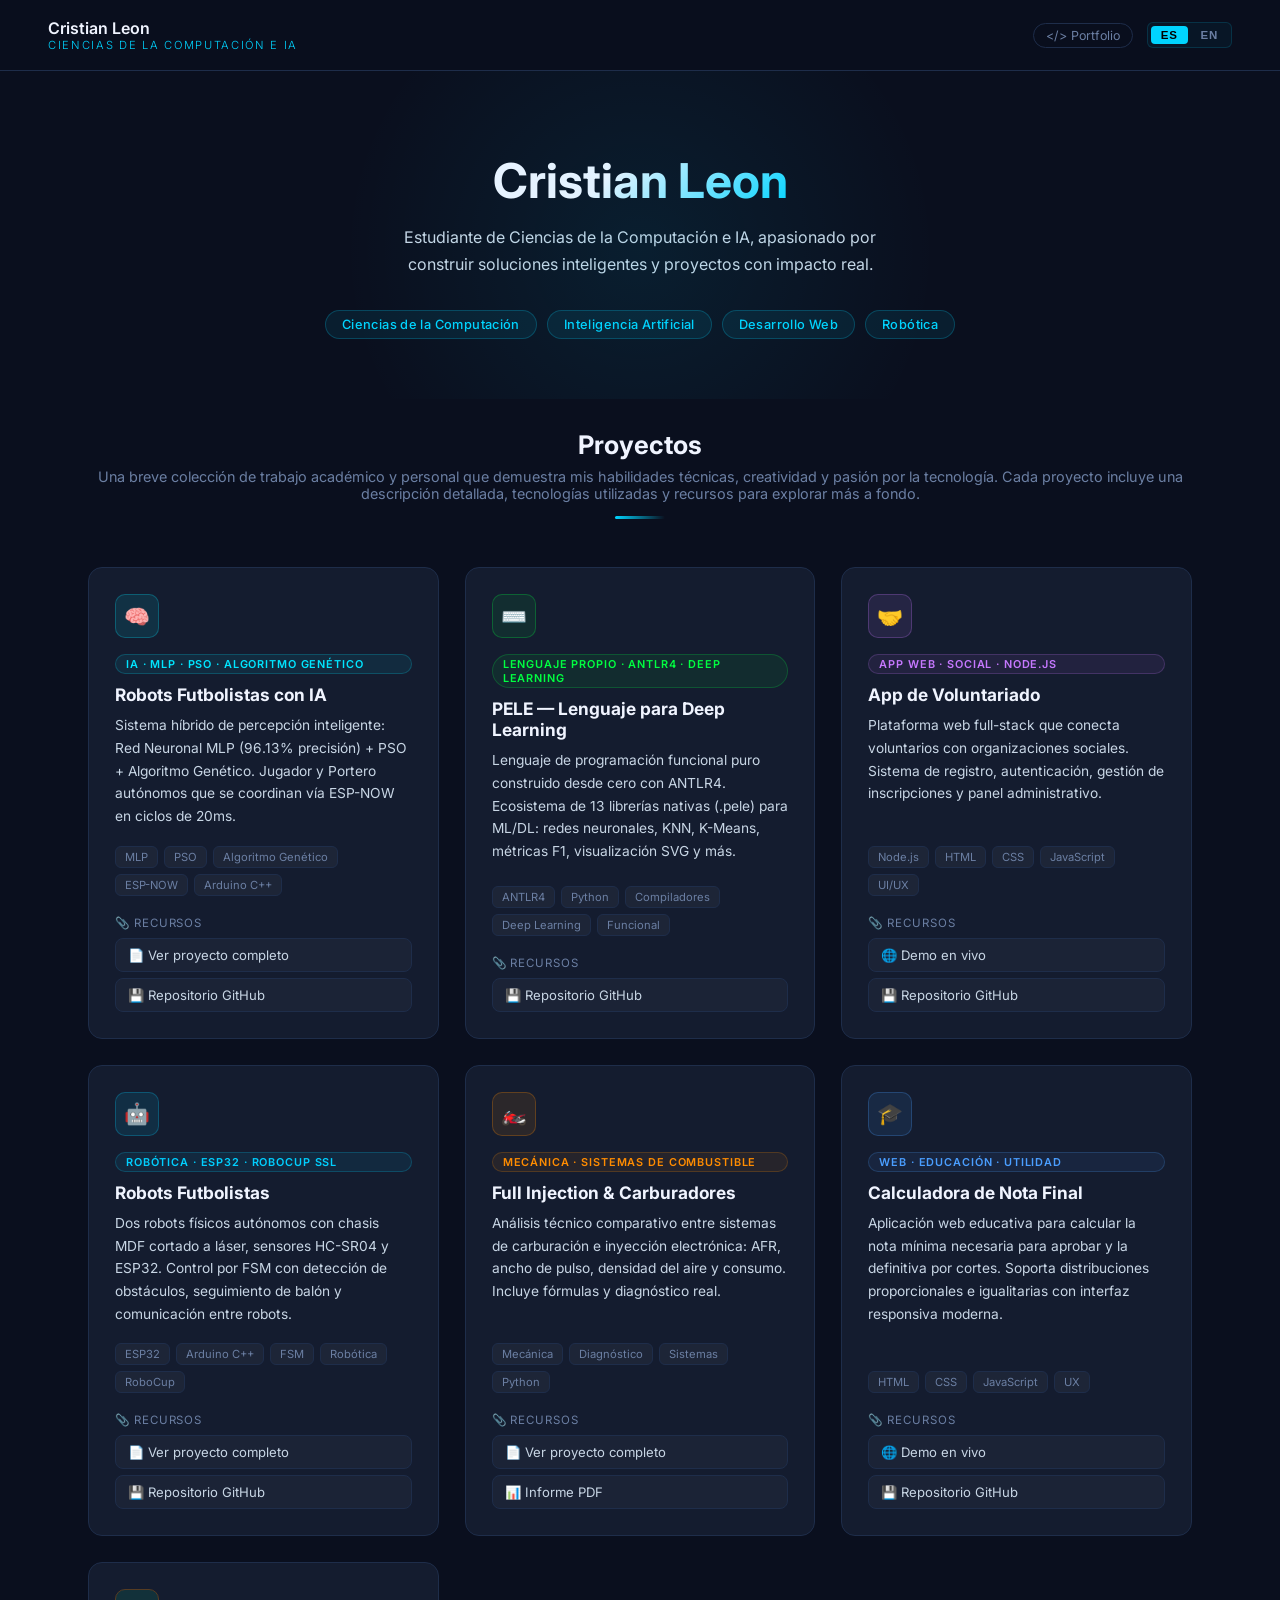
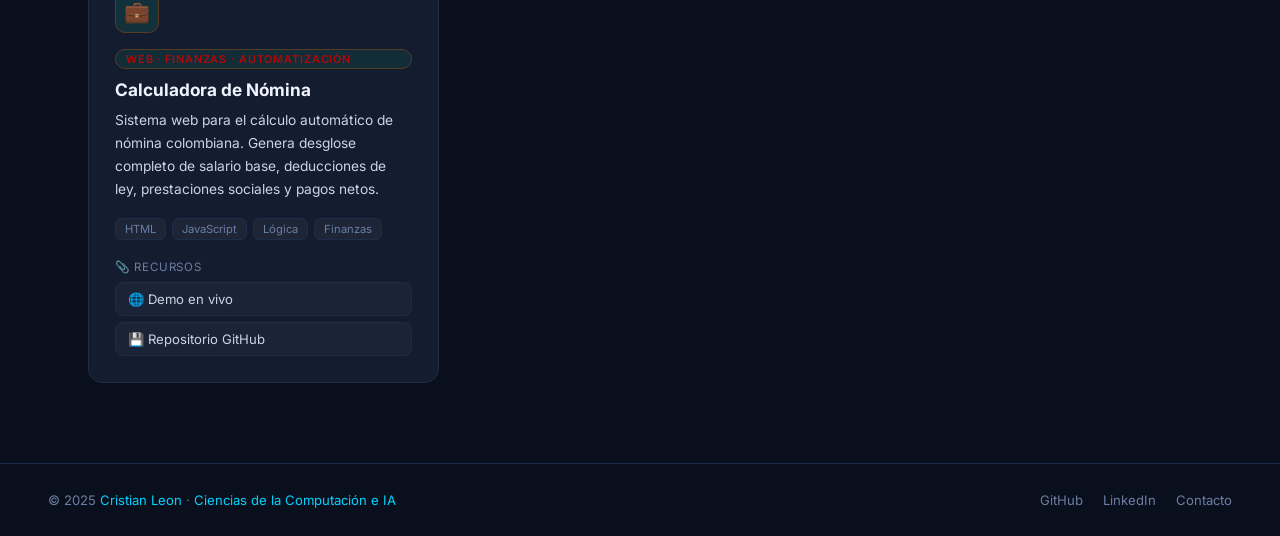
<file: index.html>
<!DOCTYPE html>
<html lang="es">

<head>
  <meta charset="UTF-8" />
  <meta name="viewport" content="width=device-width, initial-scale=1.0" />
  <title>Cristian Leon — Portafolio</title>
  <link href="https://fonts.googleapis.com/css2?family=Inter:wght@300;400;600;700&display=swap" rel="stylesheet" />
  <link rel="stylesheet" href="styles.css" />
</head>

<body>

  <header>
    <div class="logo-wrap">
      <div class="logo-text">
        Cristian Leon
        <span data-es="Ciencias de la Computación e IA" data-en="Computer Science & AI">Ciencias de la Computación e
          IA</span>
      </div>
    </div>
    <div class="header-right">
      <div class="header-tag">&lt;/&gt; Portfolio</div>
      <div class="lang-switch">
        <button class="lang-btn active" onclick="setLang('es')">ES</button>
        <button class="lang-btn" onclick="setLang('en')">EN</button>
      </div>
    </div>
  </header>

  <section class="hero">
    <h1>Cristian Leon</h1>
    <p data-es="Estudiante de Ciencias de la Computación e IA, apasionado por construir soluciones inteligentes y proyectos con impacto real."
      data-en="Computer Science & AI student, passionate about building intelligent solutions and projects with real impact.">
      Estudiante de Ciencias de la Computación e IA, apasionado por construir soluciones inteligentes y proyectos con
      impacto real.
    </p>
    <div class="hero-badge">
      <span class="badge" data-es="Ciencias de la Computación" data-en="Computer Science">Ciencias de la
        Computación</span>
      <span class="badge" data-es="Inteligencia Artificial" data-en="Artificial Intelligence">Inteligencia
        Artificial</span>
      <span class="badge" data-es="Desarrollo Web" data-en="Web Development">Desarrollo Web</span>
      <span class="badge" data-es="Robótica" data-en="Robotics">Robótica</span>
    </div>
  </section>

  <section id="projects">
    <div class="section-title">
      <h2 data-es="Proyectos" data-en="Projects">Proyectos</h2>
      <p data-es="Una breve colección de trabajo académico y personal que demuestra mis habilidades técnicas, creatividad y pasión por la tecnología. Cada proyecto incluye una descripción detallada, tecnologías utilizadas y recursos para explorar más a fondo."
        data-en="A brief collection of academic and personal work that showcases my technical skills, creativity, and passion for technology. Each project includes a detailed description, the technologies used, and resources for further exploration.">
        Una breve colección de trabajo académico y personal que demuestra mis habilidades técnicas, creatividad y pasión
        por la tecnología. Cada proyecto incluye una descripción detallada, tecnologías utilizadas y recursos para
        explorar más a fondo.
      </p>
      <div class="divider"></div>
    </div>

    <div class="project-grid" id="project-grid">

      <!-- CARD 1 -->
      <div class="card card-ia" onclick="window.location.href='proyectos/RobotsConIA/RobotsConIA.html'">
        <div class="card-icon">🧠</div>
        <div class="card-badge" data-es="IA · MLP · PSO · Algoritmo Genético"
          data-en="AI · MLP · PSO · Genetic Algorithm">IA · MLP · PSO · Algoritmo Genético</div>
        <h3 data-es="Robots Futbolistas con IA" data-en="Football Robots with AI">Robots Futbolistas con IA</h3>
        <p data-es="Sistema híbrido de percepción inteligente: Red Neuronal MLP (96.13% precisión) + PSO + Algoritmo Genético. Jugador y Portero autónomos que se coordinan vía ESP-NOW en ciclos de 20ms."
          data-en="Hybrid intelligent perception system: MLP Neural Network (96.13% accuracy) + PSO + Genetic Algorithm. Autonomous Player and Goalkeeper coordinating via ESP-NOW in 20ms cycles.">
          Sistema híbrido de percepción inteligente: Red Neuronal MLP (96.13% precisión) + PSO + Algoritmo Genético.
          Jugador y Portero autónomos que se coordinan vía ESP-NOW en ciclos de 20ms.
        </p>
        <div class="tags">
          <span class="tag">MLP</span>
          <span class="tag">PSO</span>
          <span class="tag" data-es="Algoritmo Genético" data-en="Genetic Algorithm">Algoritmo Genético</span>
          <span class="tag">ESP-NOW</span>
          <span class="tag">Arduino C++</span>
        </div>
        <div class="files-label" data-es="📎 Recursos" data-en="📎 Resources">📎 Recursos</div>
        <div class="files-list">
          <a class="file-item" href="proyectos/RobotsConIA/RobotsConIA.html" data-es="📄 Ver proyecto completo"
            data-en="📄 View full project">📄 Ver proyecto completo</a>
          <a class="file-item" href="https://github.com/TesterLucy/RobotsConIA.git" data-es="💾 Repositorio GitHub"
            data-en="💾 GitHub Repository">💾 Repositorio GitHub</a>
        </div>
      </div>

      <!-- CARD 2 -->
      <div class="card card-pele" onclick="window.location.href='proyectos/LenProDeepLearning/Lenguaje.html'">
        <div class="card-icon">⌨️</div>
        <div class="card-badge" data-es="Lenguaje Propio · ANTLR4 · Deep Learning"
          data-en="Custom Language · ANTLR4 · Deep Learning">Lenguaje Propio · ANTLR4 · Deep Learning</div>
        <h3 data-es="PELE — Lenguaje para Deep Learning" data-en="PELE — Deep Learning Language">PELE — Lenguaje para
          Deep Learning</h3>
        <p data-es="Lenguaje de programación funcional puro construido desde cero con ANTLR4. Ecosistema de 13 librerías nativas (.pele) para ML/DL: redes neuronales, KNN, K-Means, métricas F1, visualización SVG y más."
          data-en="Pure functional programming language built from scratch with ANTLR4. Ecosystem of 13 native libraries (.pele) for ML/DL: neural networks, KNN, K-Means, F1 metrics, SVG visualization, and more.">
          Lenguaje de programación funcional puro construido desde cero con ANTLR4. Ecosistema de 13 librerías nativas
          (.pele) para ML/DL: redes neuronales, KNN, K-Means, métricas F1, visualización SVG y más.
        </p>
        <div class="tags">
          <span class="tag">ANTLR4</span>
          <span class="tag">Python</span>
          <span class="tag" data-es="Compiladores" data-en="Compilers">Compiladores</span>
          <span class="tag">Deep Learning</span>
          <span class="tag" data-es="Funcional" data-en="Functional">Funcional</span>
        </div>
        <div class="files-label" data-es="📎 Recursos" data-en="📎 Resources">📎 Recursos</div>
        <div class="files-list">
          <a class="file-item" href="https://github.com/TesterLucy/PELE.git" target="_blank"
            data-es="💾 Repositorio GitHub" data-en="💾 GitHub Repository">💾 Repositorio GitHub</a>
        </div>
      </div>

      <!-- CARD 3 -->
      <div class="card card-voluntariado" onclick="window.location.href='proyectos/Voluntareado/Voluntareado.html'">
        <div class="card-icon">🤝</div>
        <div class="card-badge" data-es="App Web · Social · Node.js" data-en="Web App · Social · Node.js">App Web ·
          Social · Node.js</div>
        <h3 data-es="App de Voluntariado" data-en="Volunteering App">App de Voluntariado</h3>
        <p data-es="Plataforma web full-stack que conecta voluntarios con organizaciones sociales. Sistema de registro, autenticación, gestión de inscripciones y panel administrativo."
          data-en="Full-stack web platform connecting volunteers with social organizations. Includes registration, authentication, enrollment management, and an admin dashboard.">
          Plataforma web full-stack que conecta voluntarios con organizaciones sociales. Sistema de registro,
          autenticación, gestión de inscripciones y panel administrativo.
        </p>
        <div class="tags">
          <span class="tag">Node.js</span>
          <span class="tag">HTML</span>
          <span class="tag">CSS</span>
          <span class="tag">JavaScript</span>
          <span class="tag">UI/UX</span>
        </div>
        <div class="files-label" data-es="📎 Recursos" data-en="📎 Resources">📎 Recursos</div>
        <div class="files-list">
          <a class="file-item" href="#" data-es="🌐 Demo en vivo" data-en="🌐 Live Demo">🌐 Demo en vivo</a>
          <a class="file-item" href="https://github.com/TesterLucy/VolunteersApp.git" data-es="💾 Repositorio GitHub"
            data-en="💾 GitHub Repository">💾 Repositorio GitHub</a>
        </div>
      </div>

      <!-- CARD 4 -->
      <div class="card card-robot" onclick="window.location.href='proyectos/Robots/Robot.html'">
        <div class="card-icon">🤖</div>
        <div class="card-badge" data-es="Robótica · ESP32 · RoboCup SSL" data-en="Robotics · ESP32 · RoboCup SSL">
          Robótica · ESP32 · RoboCup SSL</div>
        <h3 data-es="Robots Futbolistas" data-en="Football Robots">Robots Futbolistas</h3>
        <p data-es="Dos robots físicos autónomos con chasis MDF cortado a láser, sensores HC-SR04 y ESP32. Control por FSM con detección de obstáculos, seguimiento de balón y comunicación entre robots."
          data-en="Two autonomous physical robots with laser-cut MDF chassis, HC-SR04 sensors, and ESP32. FSM-based control with obstacle detection, ball tracking, and inter-robot communication.">
          Dos robots físicos autónomos con chasis MDF cortado a láser, sensores HC-SR04 y ESP32. Control por FSM con
          detección de obstáculos, seguimiento de balón y comunicación entre robots.
        </p>
        <div class="tags">
          <span class="tag">ESP32</span>
          <span class="tag">Arduino C++</span>
          <span class="tag">FSM</span>
          <span class="tag" data-es="Robótica" data-en="Robotics">Robótica</span>
          <span class="tag">RoboCup</span>
        </div>
        <div class="files-label" data-es="📎 Recursos" data-en="📎 Resources">📎 Recursos</div>
        <div class="files-list">
          <a class="file-item" href="proyectos/Robots/Robot.html" data-es="📄 Ver proyecto completo"
            data-en="📄 View full project">📄 Ver proyecto completo</a>
          <a class="file-item" href="https://github.com/TesterLucy/Robots.git" data-es="💾 Repositorio GitHub"
            data-en="💾 GitHub Repository">💾 Repositorio GitHub</a>
        </div>
      </div>

      <!-- CARD 5 -->
      <div class="card card-moto" onclick="window.location.href='proyectos/NPproblems/NPproblems.html'">
        <div class="card-icon">🏍️</div>
        <div class="card-badge" data-es="Mecánica · Sistemas de combustible" data-en="Mechanics · Fuel Systems">Mecánica
          · Sistemas de combustible</div>
        <h3 data-es="Full Injection &amp; Carburadores" data-en="Full Injection &amp; Carburetors">Full Injection &amp;
          Carburadores</h3>
        <p data-es="Análisis técnico comparativo entre sistemas de carburación e inyección electrónica: AFR, ancho de pulso, densidad del aire y consumo. Incluye fórmulas y diagnóstico real."
          data-en="Comparative technical analysis between carburetion and electronic injection systems: AFR, pulse width, air density, and fuel consumption. Includes formulas and real-world diagnostics.">
          Análisis técnico comparativo entre sistemas de carburación e inyección electrónica: AFR, ancho de pulso,
          densidad del aire y consumo. Incluye fórmulas y diagnóstico real.
        </p>
        <div class="tags">
          <span class="tag" data-es="Mecánica" data-en="Mechanics">Mecánica</span>
          <span class="tag" data-es="Diagnóstico" data-en="Diagnostics">Diagnóstico</span>
          <span class="tag">Sistemas</span>
          <span class="tag">Python</span>
        </div>
        <div class="files-label" data-es="📎 Recursos" data-en="📎 Resources">📎 Recursos</div>
        <div class="files-list">
          <a class="file-item" href="proyectos/NPproblems/NPproblems.html" data-es="📄 Ver proyecto completo"
            data-en="📄 View full project">📄 Ver proyecto completo</a>
          <a class="file-item" href="proyectos/NPproblems/CarboradoresvsFullInyection.pdf" target="_blank"
            data-es="📊 Informe PDF" data-en="📊 PDF Report">📊 Informe PDF</a>
        </div>
      </div>

      <!-- CARD 6 -->
      <div class="card card-academic" onclick="window.location.href='proyectos/NotaFinal/NotaFinal.html'">
        <div class="card-icon">🎓</div>
        <div class="card-badge" data-es="Web · Educación · Utilidad" data-en="Web · Education · Utility">Web · Educación
          · Utilidad</div>
        <h3 data-es="Calculadora de Nota Final" data-en="Final Grade Calculator">Calculadora de Nota Final</h3>
        <p data-es="Aplicación web educativa para calcular la nota mínima necesaria para aprobar y la definitiva por cortes. Soporta distribuciones proporcionales e igualitarias con interfaz responsiva moderna."
          data-en="Educational web app to calculate the minimum passing grade and the final grade per grading period. Supports proportional and equal distributions with a modern responsive interface.">
          Aplicación web educativa para calcular la nota mínima necesaria para aprobar y la definitiva por cortes.
          Soporta distribuciones proporcionales e igualitarias con interfaz responsiva moderna.
        </p>
        <div class="tags">
          <span class="tag">HTML</span>
          <span class="tag">CSS</span>
          <span class="tag">JavaScript</span>
          <span class="tag">UX</span>
        </div>
        <div class="files-label" data-es="📎 Recursos" data-en="📎 Resources">📎 Recursos</div>
        <div class="files-list">
          <a class="file-item" href="https://calcularnotafinal.vercel.app/" target="_blank" data-es="🌐 Demo en vivo"
            data-en="🌐 Live Demo">🌐 Demo en vivo</a>
          <a class="file-item" href="#" data-es="💾 Repositorio GitHub" data-en="💾 GitHub Repository">💾 Repositorio
            GitHub</a>
        </div>
      </div>

      <!-- CARD 7 -->
      <div class="card card-nomina" onclick="window.location.href='proyectos/Nomina/Nomina.html'">
        <div class="card-icon">💼</div>
        <div class="card-badge" data-es="Web · Finanzas · Automatización" data-en="Web · Finance · Automation">Web ·
          Finanzas · Automatización</div>
        <h3 data-es="Calculadora de Nómina" data-en="Payroll Calculator">Calculadora de Nómina</h3>
        <p data-es="Sistema web para el cálculo automático de nómina colombiana. Genera desglose completo de salario base, deducciones de ley, prestaciones sociales y pagos netos."
          data-en="Web system for automatic Colombian payroll calculation. Generates a full breakdown of base salary, legal deductions, social benefits, and net payments.">
          Sistema web para el cálculo automático de nómina colombiana. Genera desglose completo de salario base,
          deducciones de ley, prestaciones sociales y pagos netos.
        </p>
        <div class="tags">
          <span class="tag">HTML</span>
          <span class="tag">JavaScript</span>
          <span class="tag" data-es="Lógica" data-en="Logic">Lógica</span>
          <span class="tag" data-es="Finanzas" data-en="Finance">Finanzas</span>
        </div>
        <div class="files-label" data-es="📎 Recursos" data-en="📎 Resources">📎 Recursos</div>
        <div class="files-list">
          <a class="file-item" href="https://nomina-tau.vercel.app/" data-es="🌐 Demo en vivo" data-en="🌐 Live Demo">🌐
            Demo en vivo</a>
          <a class="file-item" href="https://github.com/TesterLucy/Nomina.git" data-es="💾 Repositorio GitHub"
            data-en="💾 GitHub Repository">💾 Repositorio GitHub</a>
        </div>
      </div>

    </div>
  </section>

  <footer>
    <p>&copy; 2025 <span>Cristian Leon</span> · <span data-es="Ciencias de la Computación e IA"
        data-en="Computer Science & AI">Ciencias de la Computación e IA</span></p>
    <div class="footer-links">
      <a href="#">GitHub</a>
      <a href="#">LinkedIn</a>
      <a href="#" data-es="Contacto" data-en="Contact">Contacto</a>
    </div>
  </footer>

  <script src="script.js"></script>
</body>

</html>
</file>
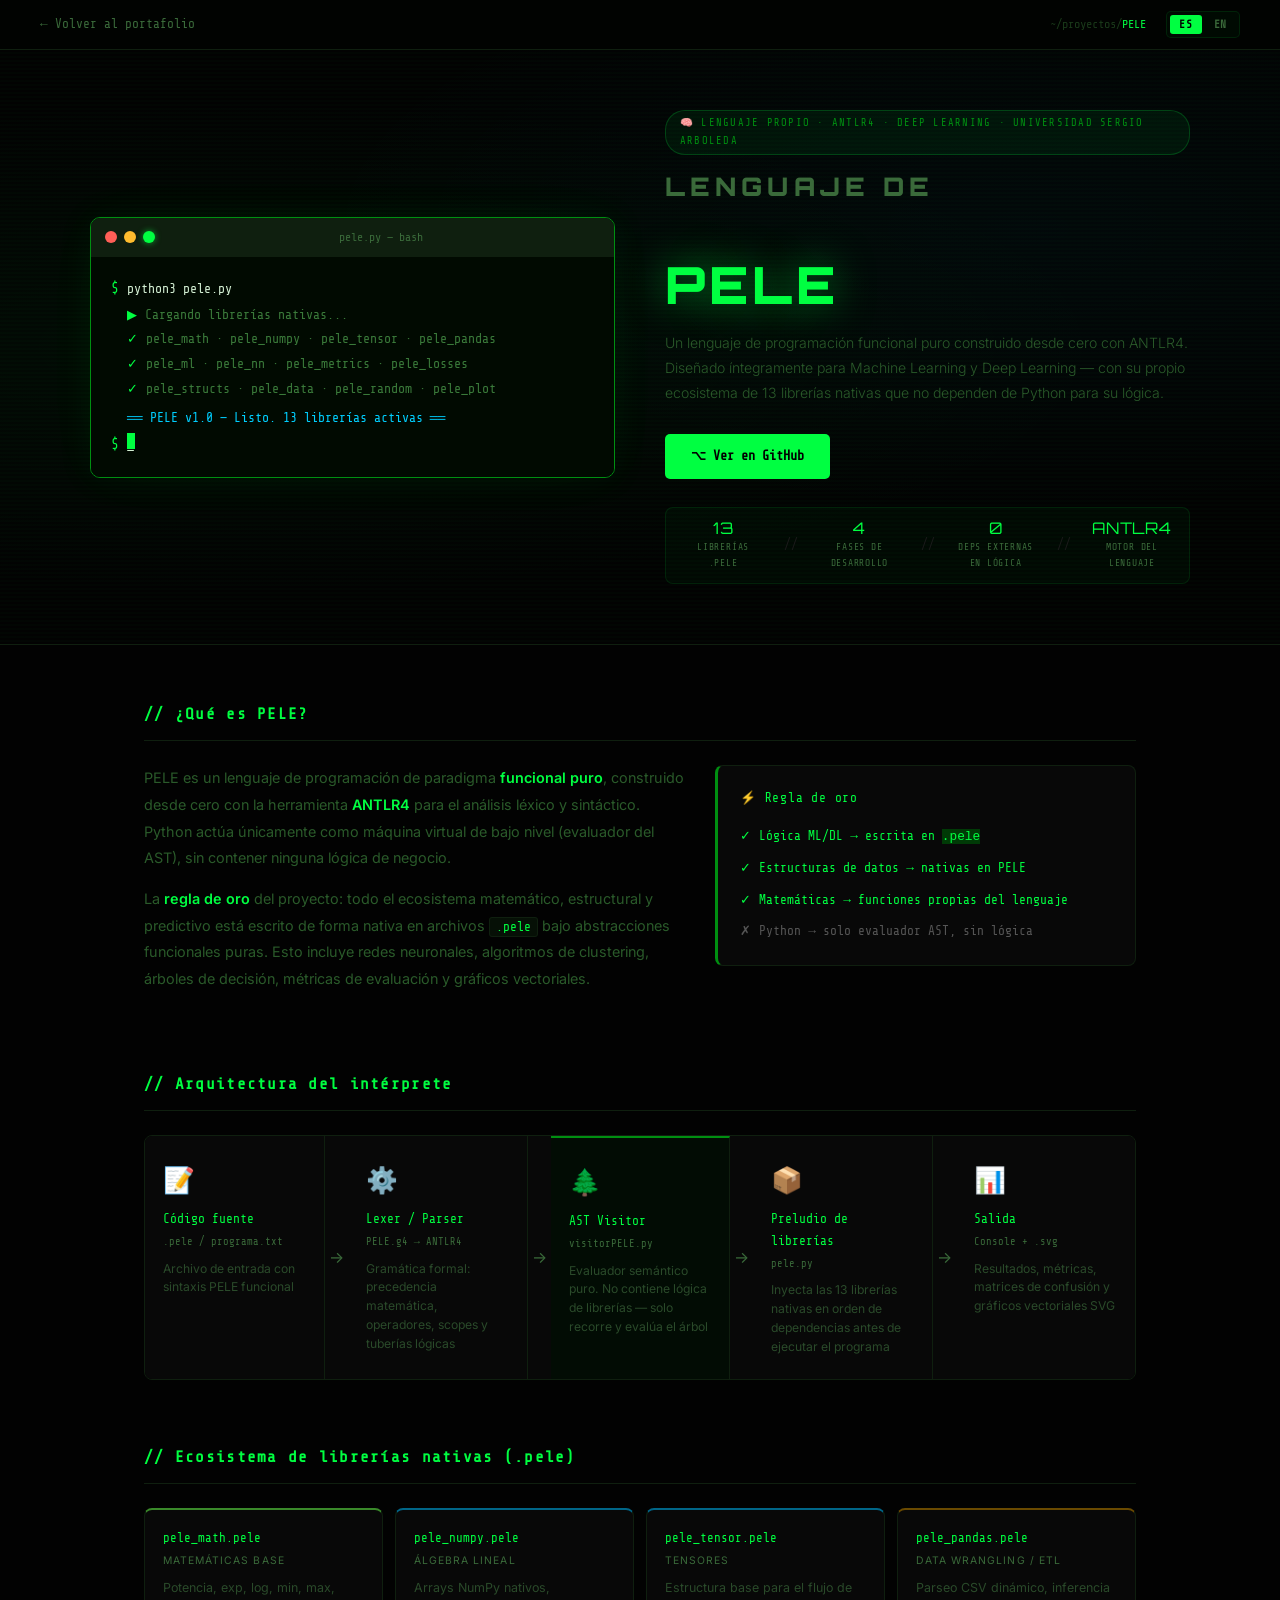
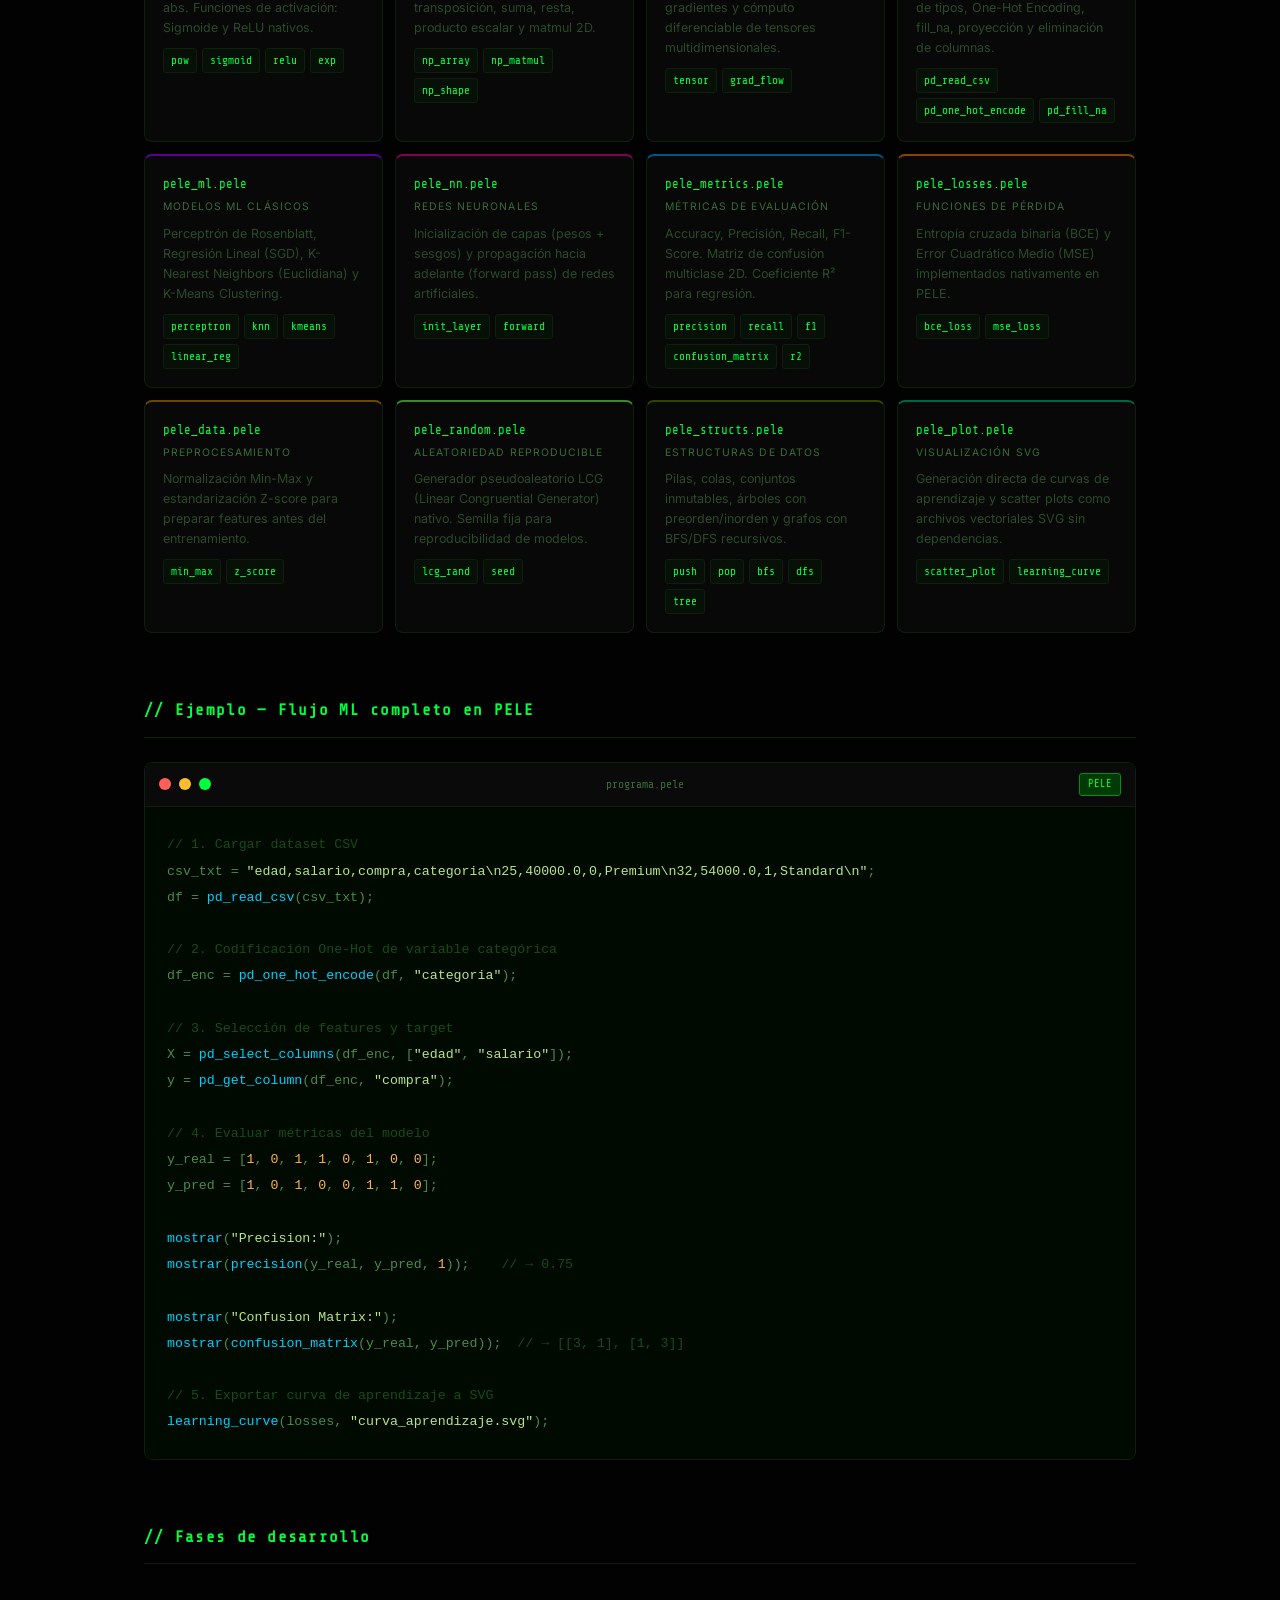
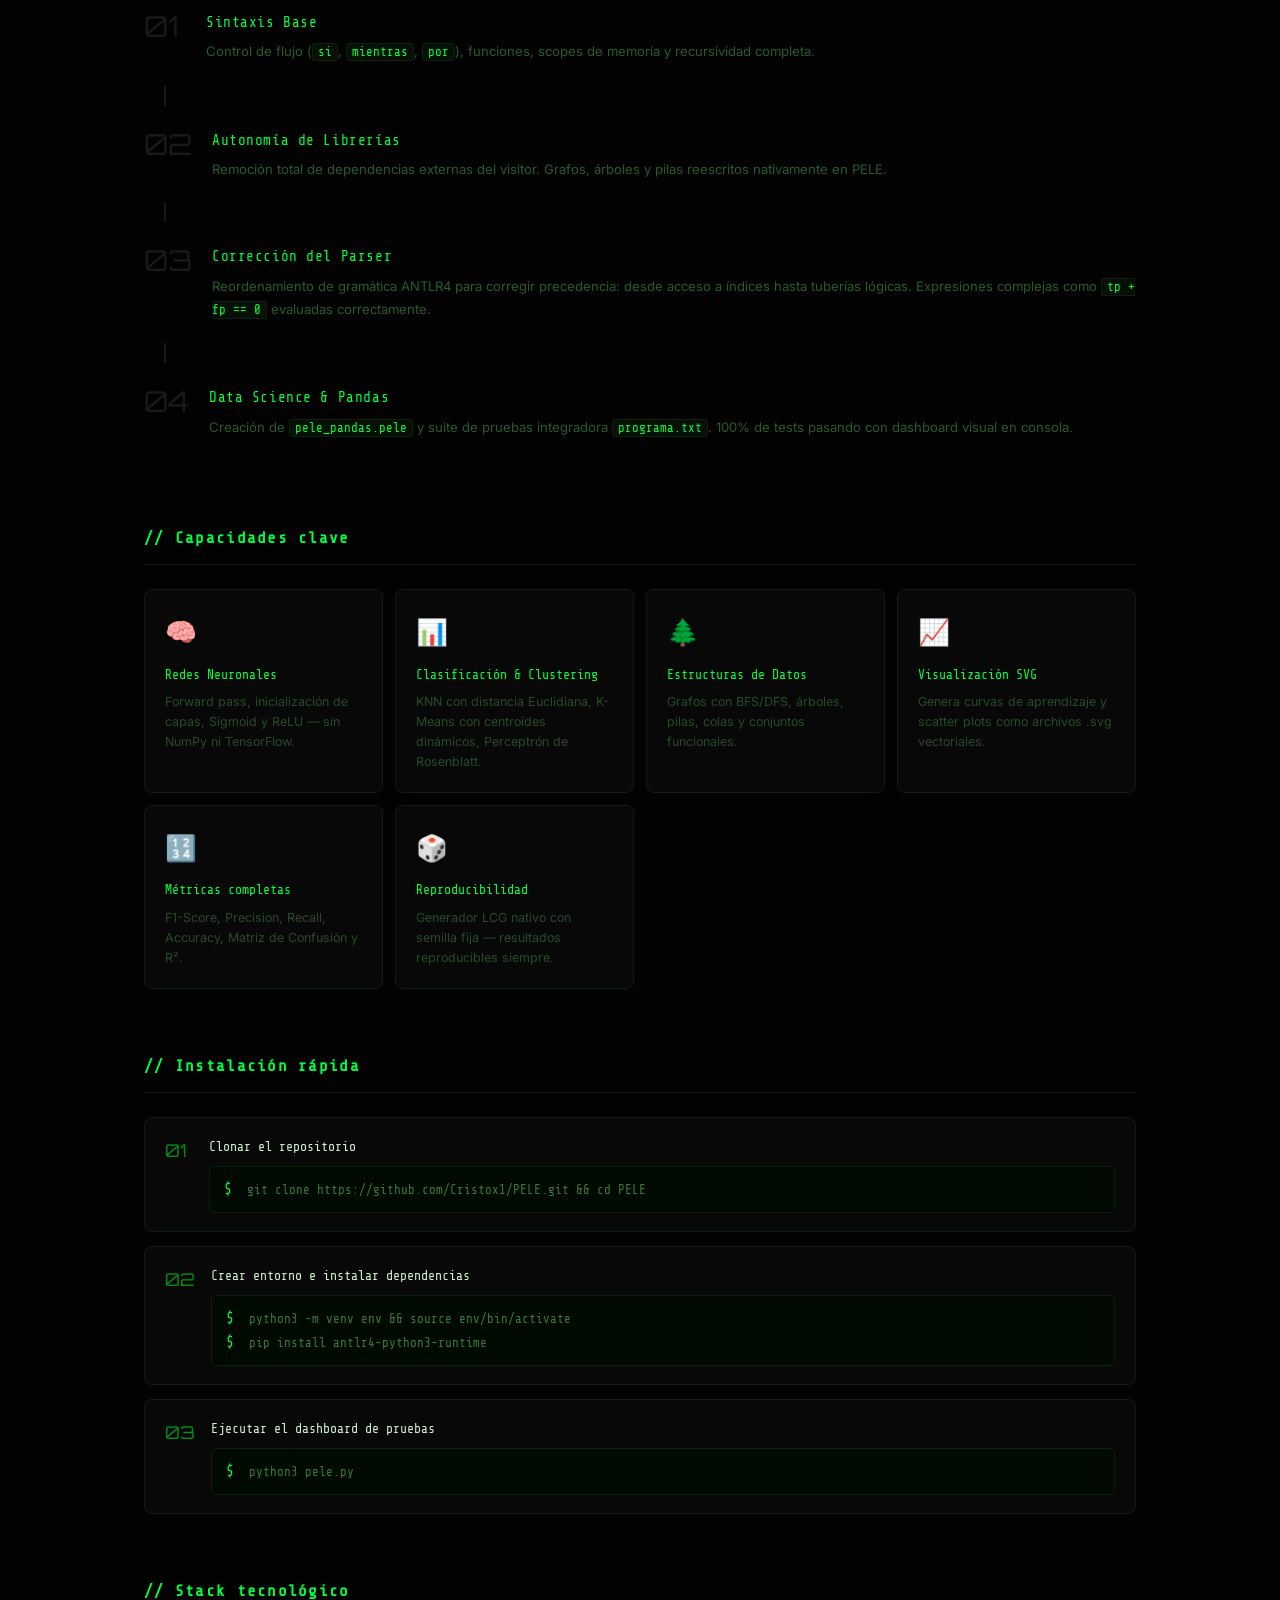
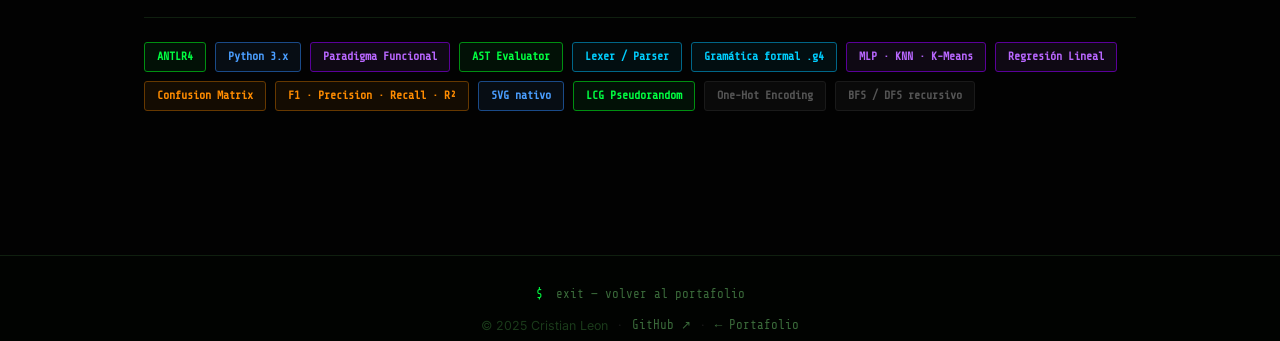
<file: proyectos/LenProDeepLearning/Lenguaje.html>
<!DOCTYPE html>
<html lang="es">
<head>
  <meta charset="UTF-8"/>
  <meta name="viewport" content="width=device-width, initial-scale=1.0"/>
  <title>PELE — Lenguaje de Programación para Deep Learning</title>
  <link href="https://fonts.googleapis.com/css2?family=Share+Tech+Mono&family=Orbitron:wght@400;700;900&family=Inter:wght@300;400;500;600&display=swap" rel="stylesheet"/>
  <link rel="stylesheet" href="Lenguaje.css"/>
</head>
<body>

  <nav class="topbar">
    <a href="../../index.html" class="back-btn">← <span data-es="Volver al portafolio" data-en="Back to portfolio">Volver al portafolio</span></a>
    <div class="topbar-right">
      <span class="breadcrumb">~/proyectos/<span class="bc-accent">PELE</span></span>
      <div class="lang-switch">
        <button class="lang-btn active" onclick="setLang('es')">ES</button>
        <button class="lang-btn" onclick="setLang('en')">EN</button>
      </div>
    </div>
  </nav>

  <!-- TERMINAL HERO -->
  <header class="hero">
    <div class="scanlines" aria-hidden="true"></div>
    <div class="hero-inner">
      <div class="terminal-window">
        <div class="terminal-bar">
          <span class="t-dot td-red"></span>
          <span class="t-dot td-yellow"></span>
          <span class="t-dot td-green"></span>
          <span class="t-title">pele.py — bash</span>
        </div>
        <div class="terminal-body">
          <div class="t-line"><span class="t-prompt">$</span> python3 pele.py</div>
          <div class="t-line t-out"><span class="t-green">▶</span> <span data-es="Cargando librerías nativas..." data-en="Loading native libraries...">Cargando librerías nativas...</span></div>
          <div class="t-line t-out"><span class="t-green">✓</span> pele_math · pele_numpy · pele_tensor · pele_pandas</div>
          <div class="t-line t-out"><span class="t-green">✓</span> pele_ml · pele_nn · pele_metrics · pele_losses</div>
          <div class="t-line t-out"><span class="t-green">✓</span> pele_structs · pele_data · pele_random · pele_plot</div>
          <div class="t-line t-out t-cyan"><span data-es="══ PELE v1.0 — Listo. 13 librerías activas ══" data-en="══ PELE v1.0 — Ready. 13 active libraries ══">══ PELE v1.0 — Listo. 13 librerías activas ══</span></div>
          <div class="t-line"><span class="t-prompt">$</span> <span class="t-cursor">_</span></div>
        </div>
      </div>
      <div class="hero-content">
        <div class="hero-badge" data-es="🧠 Lenguaje Propio · ANTLR4 · Deep Learning · Universidad Sergio Arboleda" data-en="🧠 Custom Language · ANTLR4 · Deep Learning · Universidad Sergio Arboleda">🧠 Lenguaje Propio · ANTLR4 · Deep Learning · Universidad Sergio Arboleda</div>
        <h1><span class="h1-lang" data-es="LENGUAJE DE" data-en="PROGRAMMING">LENGUAJE DE</span><br/><span class="h1-name">PELE</span></h1>
        <p class="hero-sub"
           data-es="Un lenguaje de programación funcional puro construido desde cero con ANTLR4. Diseñado íntegramente para Machine Learning y Deep Learning — con su propio ecosistema de 13 librerías nativas que no dependen de Python para su lógica."
           data-en="A pure functional programming language built from scratch with ANTLR4. Designed entirely for Machine Learning and Deep Learning — with its own ecosystem of 13 native libraries that do not depend on Python for their logic.">
          Un lenguaje de programación funcional puro construido desde cero con ANTLR4. Diseñado íntegramente para Machine Learning y Deep Learning — con su propio ecosistema de 13 librerías nativas que no dependen de Python para su lógica.
        </p>
        <div class="hero-links">
          <a href="https://github.com/Cristox1/PELE" target="_blank" class="btn-primary">⌥ <span data-es="Ver en GitHub" data-en="View on GitHub">Ver en GitHub</span></a>
        </div>
        <div class="hero-stats">
          <div class="hs"><span class="hs-n">13</span><span class="hs-l" data-es="Librerías .pele" data-en=".pele Libraries">Librerías .pele</span></div>
          <div class="hs-sep">//</div>
          <div class="hs"><span class="hs-n">4</span><span class="hs-l" data-es="Fases de desarrollo" data-en="Dev phases">Fases de desarrollo</span></div>
          <div class="hs-sep">//</div>
          <div class="hs"><span class="hs-n">0</span><span class="hs-l" data-es="Deps externas en lógica" data-en="External logic deps">Deps externas en lógica</span></div>
          <div class="hs-sep">//</div>
          <div class="hs"><span class="hs-n">ANTLR4</span><span class="hs-l" data-es="Motor del lenguaje" data-en="Language engine">Motor del lenguaje</span></div>
        </div>
      </div>
    </div>
  </header>

  <main class="content">

    <!-- QUE ES PELE -->
    <section class="section" data-animate>
      <h2 class="section-title" data-es="// ¿Qué es PELE?" data-en="// What is PELE?">// ¿Qué es PELE?</h2>
      <div class="two-col">
        <div class="prose">
          <p data-es="PELE es un lenguaje de programación de paradigma <strong>funcional puro</strong>, construido desde cero con la herramienta <strong>ANTLR4</strong> para el análisis léxico y sintáctico. Python actúa únicamente como máquina virtual de bajo nivel (evaluador del AST), sin contener ninguna lógica de negocio."
             data-en="PELE is a <strong>pure functional</strong> programming language built from scratch with <strong>ANTLR4</strong> for lexical and syntactic analysis. Python acts solely as a low-level virtual machine (AST evaluator), containing no business logic whatsoever.">
            PELE es un lenguaje de programación de paradigma <strong>funcional puro</strong>, construido desde cero con la herramienta <strong>ANTLR4</strong> para el análisis léxico y sintáctico. Python actúa únicamente como máquina virtual de bajo nivel (evaluador del AST), sin contener ninguna lógica de negocio.
          </p>
          <p data-es="La <strong>regla de oro</strong> del proyecto: todo el ecosistema matemático, estructural y predictivo está escrito de forma nativa en archivos <code>.pele</code> bajo abstracciones funcionales puras. Esto incluye redes neuronales, algoritmos de clustering, árboles de decisión, métricas de evaluación y gráficos vectoriales."
             data-en="The project's <strong>golden rule</strong>: the entire mathematical, structural and predictive ecosystem is natively written in <code>.pele</code> files under pure functional abstractions. This includes neural networks, clustering algorithms, decision trees, evaluation metrics and vector graphics.">
            La <strong>regla de oro</strong> del proyecto: todo el ecosistema matemático, estructural y predictivo está escrito de forma nativa en archivos <code>.pele</code> bajo abstracciones funcionales puras. Esto incluye redes neuronales, algoritmos de clustering, árboles de decisión, métricas de evaluación y gráficos vectoriales.
          </p>
        </div>
        <div class="rule-box">
          <div class="rule-title">⚡ <span data-es="Regla de oro" data-en="Golden Rule">Regla de oro</span></div>
          <div class="rule-body">
            <div class="rule-item ri-yes">✓ <span data-es="Lógica ML/DL → escrita en <code>.pele</code>" data-en="ML/DL logic → written in <code>.pele</code>">Lógica ML/DL → escrita en <code>.pele</code></span></div>
            <div class="rule-item ri-yes">✓ <span data-es="Estructuras de datos → nativas en PELE" data-en="Data structures → native in PELE">Estructuras de datos → nativas en PELE</span></div>
            <div class="rule-item ri-yes">✓ <span data-es="Matemáticas → funciones propias del lenguaje" data-en="Math → language-own functions">Matemáticas → funciones propias del lenguaje</span></div>
            <div class="rule-item ri-no">✗ <span data-es="Python → solo evaluador AST, sin lógica" data-en="Python → AST evaluator only, no logic">Python → solo evaluador AST, sin lógica</span></div>
          </div>
        </div>
      </div>
    </section>

    <!-- ARQUITECTURA -->
    <section class="section" data-animate>
      <h2 class="section-title" data-es="// Arquitectura del intérprete" data-en="// Interpreter Architecture">// Arquitectura del intérprete</h2>
      <div class="pipeline">
        <div class="pipe-step">
          <div class="pipe-icon">📝</div>
          <div class="pipe-name" data-es="Código fuente" data-en="Source code">Código fuente</div>
          <div class="pipe-ext">.pele / programa.txt</div>
          <div class="pipe-desc" data-es="Archivo de entrada con sintaxis PELE funcional" data-en="Input file with functional PELE syntax">Archivo de entrada con sintaxis PELE funcional</div>
        </div>
        <div class="pipe-arrow">→</div>
        <div class="pipe-step">
          <div class="pipe-icon">⚙️</div>
          <div class="pipe-name">Lexer / Parser</div>
          <div class="pipe-ext">PELE.g4 → ANTLR4</div>
          <div class="pipe-desc" data-es="Gramática formal: precedencia matemática, operadores, scopes y tuberías lógicas" data-en="Formal grammar: math precedence, operators, scopes and logical pipelines">Gramática formal: precedencia matemática, operadores, scopes y tuberías lógicas</div>
        </div>
        <div class="pipe-arrow">→</div>
        <div class="pipe-step ps-highlight">
          <div class="pipe-icon">🌲</div>
          <div class="pipe-name">AST Visitor</div>
          <div class="pipe-ext">visitorPELE.py</div>
          <div class="pipe-desc" data-es="Evaluador semántico puro. No contiene lógica de librerías — solo recorre y evalúa el árbol" data-en="Pure semantic evaluator. No library logic — only traverses and evaluates the tree">Evaluador semántico puro. No contiene lógica de librerías — solo recorre y evalúa el árbol</div>
        </div>
        <div class="pipe-arrow">→</div>
        <div class="pipe-step">
          <div class="pipe-icon">📦</div>
          <div class="pipe-name" data-es="Preludio de librerías" data-en="Library prelude">Preludio de librerías</div>
          <div class="pipe-ext">pele.py</div>
          <div class="pipe-desc" data-es="Inyecta las 13 librerías nativas en orden de dependencias antes de ejecutar el programa" data-en="Injects 13 native libraries in dependency order before running the program">Inyecta las 13 librerías nativas en orden de dependencias antes de ejecutar el programa</div>
        </div>
        <div class="pipe-arrow">→</div>
        <div class="pipe-step">
          <div class="pipe-icon">📊</div>
          <div class="pipe-name" data-es="Salida" data-en="Output">Salida</div>
          <div class="pipe-ext">Console + .svg</div>
          <div class="pipe-desc" data-es="Resultados, métricas, matrices de confusión y gráficos vectoriales SVG" data-en="Results, metrics, confusion matrices and SVG vector charts">Resultados, métricas, matrices de confusión y gráficos vectoriales SVG</div>
        </div>
      </div>
    </section>

    <!-- LIBRERIAS NATIVAS -->
    <section class="section" data-animate>
      <h2 class="section-title" data-es="// Ecosistema de librerías nativas (.pele)" data-en="// Native Library Ecosystem (.pele)">// Ecosistema de librerías nativas (.pele)</h2>
      <div class="libs-grid">

        <div class="lib-card lc-math">
          <div class="lib-file">pele_math.pele</div>
          <div class="lib-cat" data-es="Matemáticas base" data-en="Core math">Matemáticas base</div>
          <div class="lib-desc" data-es="Potencia, exp, log, min, max, abs. Funciones de activación: Sigmoide y ReLU nativos." data-en="Power, exp, log, min, max, abs. Activation functions: native Sigmoid and ReLU.">Potencia, exp, log, min, max, abs. Funciones de activación: Sigmoide y ReLU nativos.</div>
          <div class="lib-fns"><code>pow</code> <code>sigmoid</code> <code>relu</code> <code>exp</code></div>
        </div>

        <div class="lib-card lc-tensor">
          <div class="lib-file">pele_numpy.pele</div>
          <div class="lib-cat" data-es="Álgebra lineal" data-en="Linear algebra">Álgebra lineal</div>
          <div class="lib-desc" data-es="Arrays NumPy nativos, transposición, suma, resta, producto escalar y matmul 2D." data-en="Native NumPy arrays, transpose, sum, sub, dot product and 2D matmul.">Arrays NumPy nativos, transposición, suma, resta, producto escalar y matmul 2D.</div>
          <div class="lib-fns"><code>np_array</code> <code>np_matmul</code> <code>np_shape</code></div>
        </div>

        <div class="lib-card lc-tensor">
          <div class="lib-file">pele_tensor.pele</div>
          <div class="lib-cat" data-es="Tensores" data-en="Tensors">Tensores</div>
          <div class="lib-desc" data-es="Estructura base para el flujo de gradientes y cómputo diferenciable de tensores multidimensionales." data-en="Base structure for gradient flow and differentiable computation of multidimensional tensors.">Estructura base para el flujo de gradientes y cómputo diferenciable de tensores multidimensionales.</div>
          <div class="lib-fns"><code>tensor</code> <code>grad_flow</code></div>
        </div>

        <div class="lib-card lc-data">
          <div class="lib-file">pele_pandas.pele</div>
          <div class="lib-cat" data-es="Data Wrangling / ETL" data-en="Data Wrangling / ETL">Data Wrangling / ETL</div>
          <div class="lib-desc" data-es="Parseo CSV dinámico, inferencia de tipos, One-Hot Encoding, fill_na, proyección y eliminación de columnas." data-en="Dynamic CSV parsing, type inference, One-Hot Encoding, fill_na, column projection and deletion.">Parseo CSV dinámico, inferencia de tipos, One-Hot Encoding, fill_na, proyección y eliminación de columnas.</div>
          <div class="lib-fns"><code>pd_read_csv</code> <code>pd_one_hot_encode</code> <code>pd_fill_na</code></div>
        </div>

        <div class="lib-card lc-ml">
          <div class="lib-file">pele_ml.pele</div>
          <div class="lib-cat" data-es="Modelos ML clásicos" data-en="Classic ML Models">Modelos ML clásicos</div>
          <div class="lib-desc" data-es="Perceptrón de Rosenblatt, Regresión Lineal (SGD), K-Nearest Neighbors (Euclidiana) y K-Means Clustering." data-en="Rosenblatt Perceptron, Linear Regression (SGD), K-Nearest Neighbors (Euclidean) and K-Means Clustering.">Perceptrón de Rosenblatt, Regresión Lineal (SGD), K-Nearest Neighbors (Euclidiana) y K-Means Clustering.</div>
          <div class="lib-fns"><code>perceptron</code> <code>knn</code> <code>kmeans</code> <code>linear_reg</code></div>
        </div>

        <div class="lib-card lc-nn">
          <div class="lib-file">pele_nn.pele</div>
          <div class="lib-cat" data-es="Redes Neuronales" data-en="Neural Networks">Redes Neuronales</div>
          <div class="lib-desc" data-es="Inicialización de capas (pesos + sesgos) y propagación hacia adelante (forward pass) de redes artificiales." data-en="Layer initialization (weights + biases) and forward pass of artificial neural networks.">Inicialización de capas (pesos + sesgos) y propagación hacia adelante (forward pass) de redes artificiales.</div>
          <div class="lib-fns"><code>init_layer</code> <code>forward</code></div>
        </div>

        <div class="lib-card lc-metrics">
          <div class="lib-file">pele_metrics.pele</div>
          <div class="lib-cat" data-es="Métricas de evaluación" data-en="Evaluation Metrics">Métricas de evaluación</div>
          <div class="lib-desc" data-es="Accuracy, Precisión, Recall, F1-Score. Matriz de confusión multiclase 2D. Coeficiente R² para regresión." data-en="Accuracy, Precision, Recall, F1-Score. 2D multiclass confusion matrix. R² coefficient for regression.">Accuracy, Precisión, Recall, F1-Score. Matriz de confusión multiclase 2D. Coeficiente R² para regresión.</div>
          <div class="lib-fns"><code>precision</code> <code>recall</code> <code>f1</code> <code>confusion_matrix</code> <code>r2</code></div>
        </div>

        <div class="lib-card lc-losses">
          <div class="lib-file">pele_losses.pele</div>
          <div class="lib-cat" data-es="Funciones de pérdida" data-en="Loss Functions">Funciones de pérdida</div>
          <div class="lib-desc" data-es="Entropía cruzada binaria (BCE) y Error Cuadrático Medio (MSE) implementados nativamente en PELE." data-en="Binary Cross-Entropy (BCE) and Mean Squared Error (MSE) natively implemented in PELE.">Entropía cruzada binaria (BCE) y Error Cuadrático Medio (MSE) implementados nativamente en PELE.</div>
          <div class="lib-fns"><code>bce_loss</code> <code>mse_loss</code></div>
        </div>

        <div class="lib-card lc-data">
          <div class="lib-file">pele_data.pele</div>
          <div class="lib-cat" data-es="Preprocesamiento" data-en="Preprocessing">Preprocesamiento</div>
          <div class="lib-desc" data-es="Normalización Min-Max y estandarización Z-score para preparar features antes del entrenamiento." data-en="Min-Max normalization and Z-score standardization to prepare features before training.">Normalización Min-Max y estandarización Z-score para preparar features antes del entrenamiento.</div>
          <div class="lib-fns"><code>min_max</code> <code>z_score</code></div>
        </div>

        <div class="lib-card lc-math">
          <div class="lib-file">pele_random.pele</div>
          <div class="lib-cat" data-es="Aleatoriedad reproducible" data-en="Reproducible randomness">Aleatoriedad reproducible</div>
          <div class="lib-desc" data-es="Generador pseudoaleatorio LCG (Linear Congruential Generator) nativo. Semilla fija para reproducibilidad de modelos." data-en="Native LCG (Linear Congruential Generator). Fixed seed for model reproducibility.">Generador pseudoaleatorio LCG (Linear Congruential Generator) nativo. Semilla fija para reproducibilidad de modelos.</div>
          <div class="lib-fns"><code>lcg_rand</code> <code>seed</code></div>
        </div>

        <div class="lib-card lc-struct">
          <div class="lib-file">pele_structs.pele</div>
          <div class="lib-cat" data-es="Estructuras de datos" data-en="Data Structures">Estructuras de datos</div>
          <div class="lib-desc" data-es="Pilas, colas, conjuntos inmutables, árboles con preorden/inorden y grafos con BFS/DFS recursivos." data-en="Stacks, queues, immutable sets, trees with pre/inorder traversal and graphs with recursive BFS/DFS.">Pilas, colas, conjuntos inmutables, árboles con preorden/inorden y grafos con BFS/DFS recursivos.</div>
          <div class="lib-fns"><code>push</code> <code>pop</code> <code>bfs</code> <code>dfs</code> <code>tree</code></div>
        </div>

        <div class="lib-card lc-plot">
          <div class="lib-file">pele_plot.pele</div>
          <div class="lib-cat" data-es="Visualización SVG" data-en="SVG Visualization">Visualización SVG</div>
          <div class="lib-desc" data-es="Generación directa de curvas de aprendizaje y scatter plots como archivos vectoriales SVG sin dependencias." data-en="Direct generation of learning curves and scatter plots as SVG vector files without dependencies.">Generación directa de curvas de aprendizaje y scatter plots como archivos vectoriales SVG sin dependencias.</div>
          <div class="lib-fns"><code>scatter_plot</code> <code>learning_curve</code></div>
        </div>

      </div>
    </section>

    <!-- EJEMPLO DE CODIGO -->
    <section class="section" data-animate>
      <h2 class="section-title" data-es="// Ejemplo — Flujo ML completo en PELE" data-en="// Example — Full ML pipeline in PELE">// Ejemplo — Flujo ML completo en PELE</h2>
      <div class="code-window">
        <div class="code-bar">
          <span class="c-dot cd-r"></span><span class="c-dot cd-y"></span><span class="c-dot cd-g"></span>
          <span class="c-file">programa.pele</span>
          <span class="c-badge">PELE</span>
        </div>
        <pre class="code-block"><code><span class="c-comment">// 1. Cargar dataset CSV</span>
csv_txt = <span class="c-str">"edad,salario,compra,categoria\n25,40000.0,0,Premium\n32,54000.0,1,Standard\n"</span>;
df = <span class="c-fn">pd_read_csv</span>(csv_txt);

<span class="c-comment">// 2. Codificación One-Hot de variable categórica</span>
df_enc = <span class="c-fn">pd_one_hot_encode</span>(df, <span class="c-str">"categoria"</span>);

<span class="c-comment">// 3. Selección de features y target</span>
X = <span class="c-fn">pd_select_columns</span>(df_enc, [<span class="c-str">"edad"</span>, <span class="c-str">"salario"</span>]);
y = <span class="c-fn">pd_get_column</span>(df_enc, <span class="c-str">"compra"</span>);

<span class="c-comment">// 4. Evaluar métricas del modelo</span>
y_real = [<span class="c-num">1</span>, <span class="c-num">0</span>, <span class="c-num">1</span>, <span class="c-num">1</span>, <span class="c-num">0</span>, <span class="c-num">1</span>, <span class="c-num">0</span>, <span class="c-num">0</span>];
y_pred = [<span class="c-num">1</span>, <span class="c-num">0</span>, <span class="c-num">1</span>, <span class="c-num">0</span>, <span class="c-num">0</span>, <span class="c-num">1</span>, <span class="c-num">1</span>, <span class="c-num">0</span>];

<span class="c-fn">mostrar</span>(<span class="c-str">"Precision:"</span>);
<span class="c-fn">mostrar</span>(<span class="c-fn">precision</span>(y_real, y_pred, <span class="c-num">1</span>));    <span class="c-comment">// → 0.75</span>

<span class="c-fn">mostrar</span>(<span class="c-str">"Confusion Matrix:"</span>);
<span class="c-fn">mostrar</span>(<span class="c-fn">confusion_matrix</span>(y_real, y_pred));  <span class="c-comment">// → [[3, 1], [1, 3]]</span>

<span class="c-comment">// 5. Exportar curva de aprendizaje a SVG</span>
<span class="c-fn">learning_curve</span>(losses, <span class="c-str">"curva_aprendizaje.svg"</span>);</code></pre>
      </div>
    </section>

    <!-- FASES DE DESARROLLO -->
    <section class="section" data-animate>
      <h2 class="section-title" data-es="// Fases de desarrollo" data-en="// Development Phases">// Fases de desarrollo</h2>
      <div class="phases">
        <div class="phase">
          <div class="phase-num">01</div>
          <div class="phase-content">
            <div class="phase-name" data-es="Sintaxis Base" data-en="Core Syntax">Sintaxis Base</div>
            <div class="phase-desc" data-es="Control de flujo (<code>si</code>, <code>mientras</code>, <code>por</code>), funciones, scopes de memoria y recursividad completa." data-en="Control flow (<code>si</code>, <code>mientras</code>, <code>por</code>), functions, memory scopes and full recursion.">Control de flujo (<code>si</code>, <code>mientras</code>, <code>por</code>), funciones, scopes de memoria y recursividad completa.</div>
          </div>
        </div>
        <div class="phase-connector"></div>
        <div class="phase">
          <div class="phase-num">02</div>
          <div class="phase-content">
            <div class="phase-name" data-es="Autonomía de Librerías" data-en="Library Autonomy">Autonomía de Librerías</div>
            <div class="phase-desc" data-es="Remoción total de dependencias externas del visitor. Grafos, árboles y pilas reescritos nativamente en PELE." data-en="Full removal of external visitor dependencies. Graphs, trees and stacks rewritten natively in PELE.">Remoción total de dependencias externas del visitor. Grafos, árboles y pilas reescritos nativamente en PELE.</div>
          </div>
        </div>
        <div class="phase-connector"></div>
        <div class="phase">
          <div class="phase-num">03</div>
          <div class="phase-content">
            <div class="phase-name" data-es="Corrección del Parser" data-en="Parser Correction">Corrección del Parser</div>
            <div class="phase-desc" data-es="Reordenamiento de gramática ANTLR4 para corregir precedencia: desde acceso a índices hasta tuberías lógicas. Expresiones complejas como <code>tp + fp == 0</code> evaluadas correctamente." data-en="ANTLR4 grammar reordering to fix precedence: from index access to logical pipelines. Complex expressions like <code>tp + fp == 0</code> evaluated correctly.">Reordenamiento de gramática ANTLR4 para corregir precedencia: desde acceso a índices hasta tuberías lógicas. Expresiones complejas como <code>tp + fp == 0</code> evaluadas correctamente.</div>
          </div>
        </div>
        <div class="phase-connector"></div>
        <div class="phase">
          <div class="phase-num">04</div>
          <div class="phase-content">
            <div class="phase-name" data-es="Data Science & Pandas" data-en="Data Science & Pandas">Data Science & Pandas</div>
            <div class="phase-desc" data-es="Creación de <code>pele_pandas.pele</code> y suite de pruebas integradora <code>programa.txt</code>. 100% de tests pasando con dashboard visual en consola." data-en="Creation of <code>pele_pandas.pele</code> and integrating test suite <code>programa.txt</code>. 100% tests passing with console visual dashboard.">Creación de <code>pele_pandas.pele</code> y suite de pruebas integradora <code>programa.txt</code>. 100% de tests pasando con dashboard visual en consola.</div>
          </div>
        </div>
      </div>
    </section>

    <!-- CAPACIDADES CLAVE -->
    <section class="section" data-animate>
      <h2 class="section-title" data-es="// Capacidades clave" data-en="// Key Capabilities">// Capacidades clave</h2>
      <div class="caps-grid">
        <div class="cap-card">
          <span class="cap-icon">🧠</span>
          <div class="cap-title" data-es="Redes Neuronales" data-en="Neural Networks">Redes Neuronales</div>
          <div class="cap-desc" data-es="Forward pass, inicialización de capas, funciones de activación Sigmoid y ReLU — sin NumPy ni TensorFlow." data-en="Forward pass, layer initialization, Sigmoid and ReLU activation — without NumPy or TensorFlow.">Forward pass, inicialización de capas, Sigmoid y ReLU — sin NumPy ni TensorFlow.</div>
        </div>
        <div class="cap-card">
          <span class="cap-icon">📊</span>
          <div class="cap-title" data-es="Clasificación & Clustering" data-en="Classification & Clustering">Clasificación & Clustering</div>
          <div class="cap-desc" data-es="KNN con distancia Euclidiana, K-Means con centroides dinámicos, Perceptrón de Rosenblatt." data-en="KNN with Euclidean distance, K-Means with dynamic centroids, Rosenblatt Perceptron.">KNN con distancia Euclidiana, K-Means con centroides dinámicos, Perceptrón de Rosenblatt.</div>
        </div>
        <div class="cap-card">
          <span class="cap-icon">🌲</span>
          <div class="cap-title" data-es="Estructuras de Datos" data-en="Data Structures">Estructuras de Datos</div>
          <div class="cap-desc" data-es="Grafos con BFS/DFS recursivos, árboles con preorden/inorden, pilas, colas y conjuntos inmutables funcionales." data-en="Graphs with recursive BFS/DFS, trees with pre/inorder, stacks, queues and functional immutable sets.">Grafos con BFS/DFS, árboles, pilas, colas y conjuntos funcionales.</div>
        </div>
        <div class="cap-card">
          <span class="cap-icon">📈</span>
          <div class="cap-title" data-es="Visualización SVG" data-en="SVG Visualization">Visualización SVG</div>
          <div class="cap-desc" data-es="Genera curvas de aprendizaje y scatter plots como archivos .svg vectoriales directamente desde el lenguaje." data-en="Generates learning curves and scatter plots as .svg vector files directly from the language.">Genera curvas de aprendizaje y scatter plots como archivos .svg vectoriales.</div>
        </div>
        <div class="cap-card">
          <span class="cap-icon">🔢</span>
          <div class="cap-title" data-es="Métricas completas" data-en="Full Metrics">Métricas completas</div>
          <div class="cap-desc" data-es="F1-Score, Precision, Recall, Accuracy, Matriz de Confusión multiclase y R² para regresión." data-en="F1-Score, Precision, Recall, Accuracy, multiclass Confusion Matrix and R² for regression.">F1-Score, Precision, Recall, Accuracy, Matriz de Confusión y R².</div>
        </div>
        <div class="cap-card">
          <span class="cap-icon">🎲</span>
          <div class="cap-title" data-es="Reproducibilidad" data-en="Reproducibility">Reproducibilidad</div>
          <div class="cap-desc" data-es="Generador pseudoaleatorio LCG nativo con semilla fija — resultados reproducibles en cualquier ejecución." data-en="Native LCG pseudorandom generator with fixed seed — reproducible results across all executions.">Generador LCG nativo con semilla fija — resultados reproducibles siempre.</div>
        </div>
      </div>
    </section>

    <!-- INSTALACION -->
    <section class="section" data-animate>
      <h2 class="section-title" data-es="// Instalación rápida" data-en="// Quick Setup">// Instalación rápida</h2>
      <div class="install-steps">
        <div class="inst-step">
          <div class="inst-num">01</div>
          <div class="inst-body">
            <div class="inst-title" data-es="Clonar el repositorio" data-en="Clone the repository">Clonar el repositorio</div>
            <div class="code-inline"><span class="t-prompt">$</span> git clone https://github.com/Cristox1/PELE.git && cd PELE</div>
          </div>
        </div>
        <div class="inst-step">
          <div class="inst-num">02</div>
          <div class="inst-body">
            <div class="inst-title" data-es="Crear entorno e instalar dependencias" data-en="Create env and install dependencies">Crear entorno e instalar dependencias</div>
            <div class="code-inline"><span class="t-prompt">$</span> python3 -m venv env && source env/bin/activate<br/><span class="t-prompt">$</span> pip install antlr4-python3-runtime</div>
          </div>
        </div>
        <div class="inst-step">
          <div class="inst-num">03</div>
          <div class="inst-body">
            <div class="inst-title" data-es="Ejecutar el dashboard de pruebas" data-en="Run the test dashboard">Ejecutar el dashboard de pruebas</div>
            <div class="code-inline"><span class="t-prompt">$</span> python3 pele.py</div>
          </div>
        </div>
      </div>
    </section>

    <!-- TECH STACK -->
    <section class="section" data-animate>
      <h2 class="section-title" data-es="// Stack tecnológico" data-en="// Tech Stack">// Stack tecnológico</h2>
      <div class="tech-tags">
        <span class="tech-tag tt-green">ANTLR4</span>
        <span class="tech-tag tt-blue">Python 3.x</span>
        <span class="tech-tag tt-purple">Paradigma Funcional</span>
        <span class="tech-tag tt-green">AST Evaluator</span>
        <span class="tech-tag tt-cyan">Lexer / Parser</span>
        <span class="tech-tag tt-cyan">Gramática formal .g4</span>
        <span class="tech-tag tt-purple">MLP · KNN · K-Means</span>
        <span class="tech-tag tt-purple">Regresión Lineal</span>
        <span class="tech-tag tt-orange">Confusion Matrix</span>
        <span class="tech-tag tt-orange">F1 · Precision · Recall · R²</span>
        <span class="tech-tag tt-blue">SVG nativo</span>
        <span class="tech-tag tt-green">LCG Pseudorandom</span>
        <span class="tech-tag tt-gray">One-Hot Encoding</span>
        <span class="tech-tag tt-gray">BFS / DFS recursivo</span>
      </div>
    </section>

  </main>

  <footer class="footer">
    <div class="footer-line"><span class="ft-prompt">$</span> <span class="ft-cmd" data-es="exit — volver al portafolio" data-en="exit — back to portfolio">exit — volver al portafolio</span></div>
    <div class="footer-links">
      <span>© 2025 Cristian Leon</span>
      <span class="ft-sep">·</span>
      <a href="https://github.com/TesterLucy/PELE.git" target="_blank">GitHub ↗</a>
      <span class="ft-sep">·</span>
      <a href="../../index.html">← <span data-es="Portafolio" data-en="Portfolio">Portafolio</span></a>
    </div>
  </footer>

  <script src="Lenguaje.js"></script>
</body>
</html>
</file>
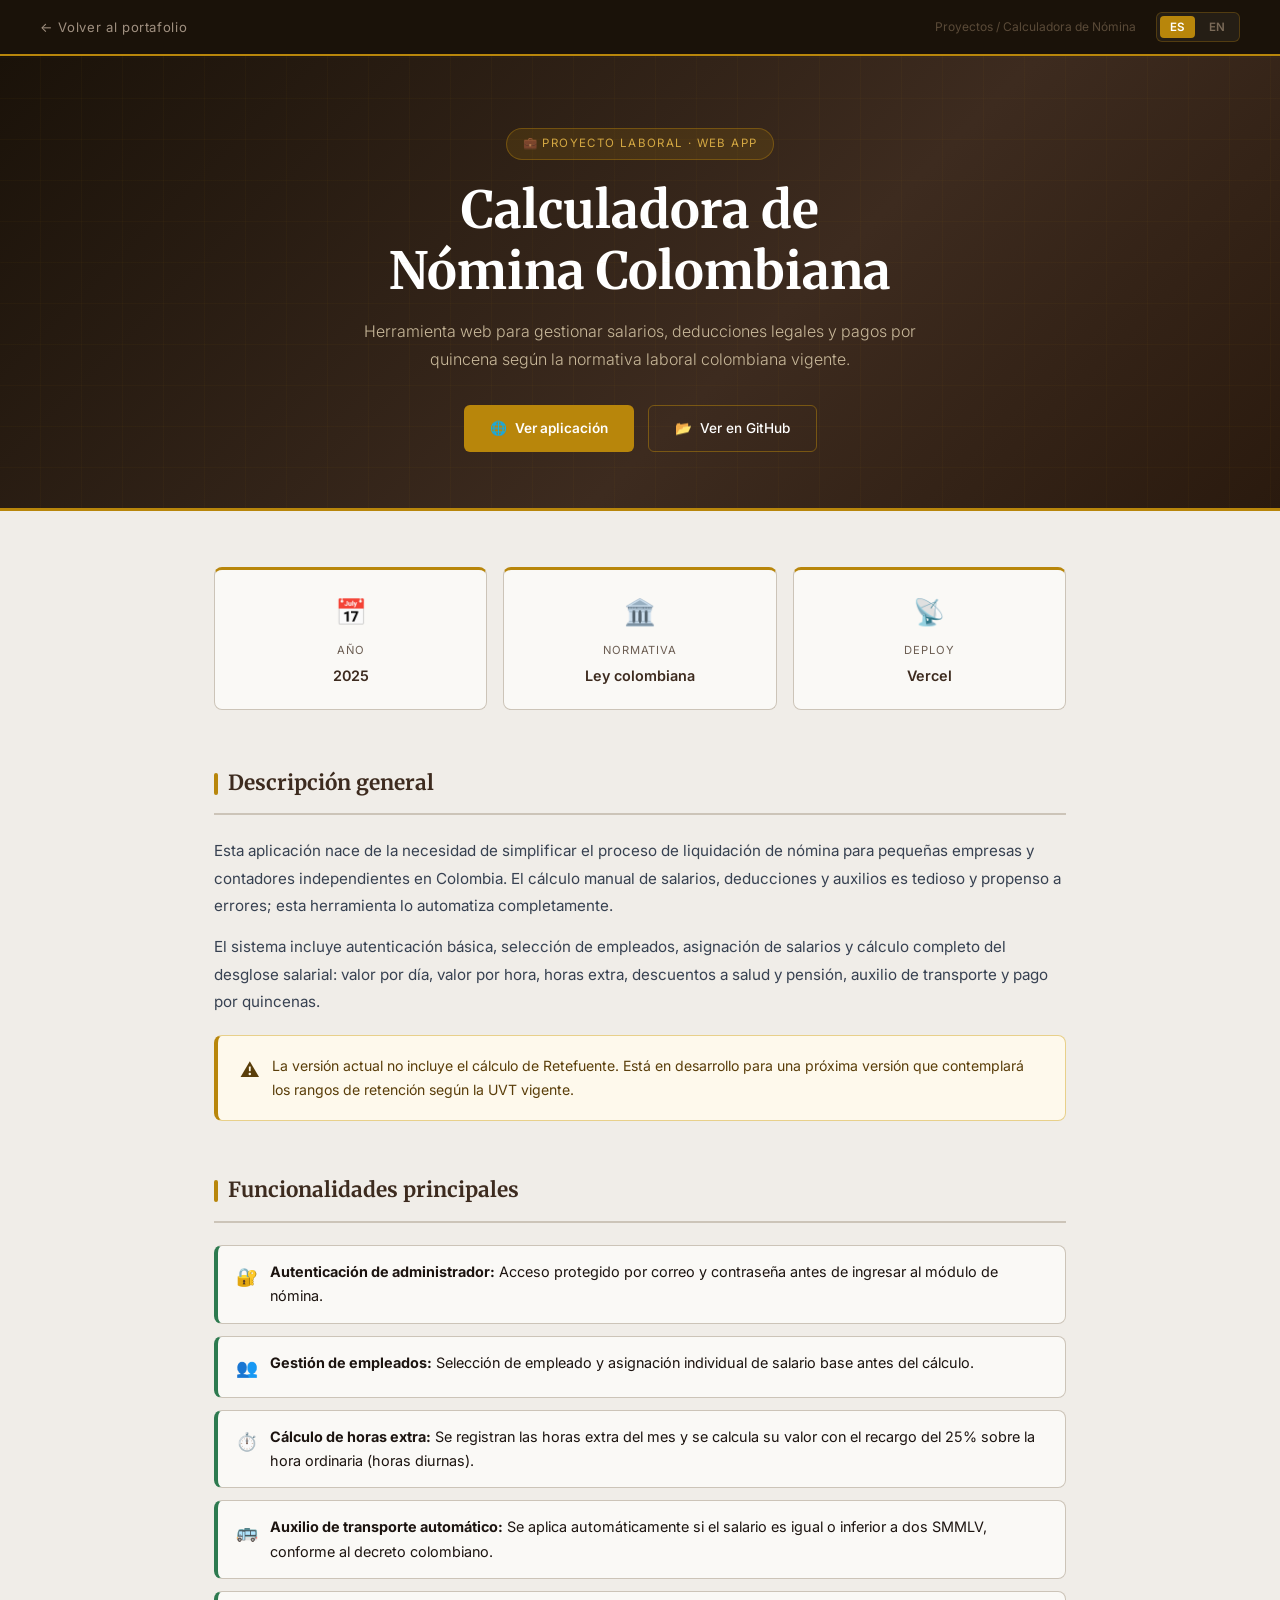
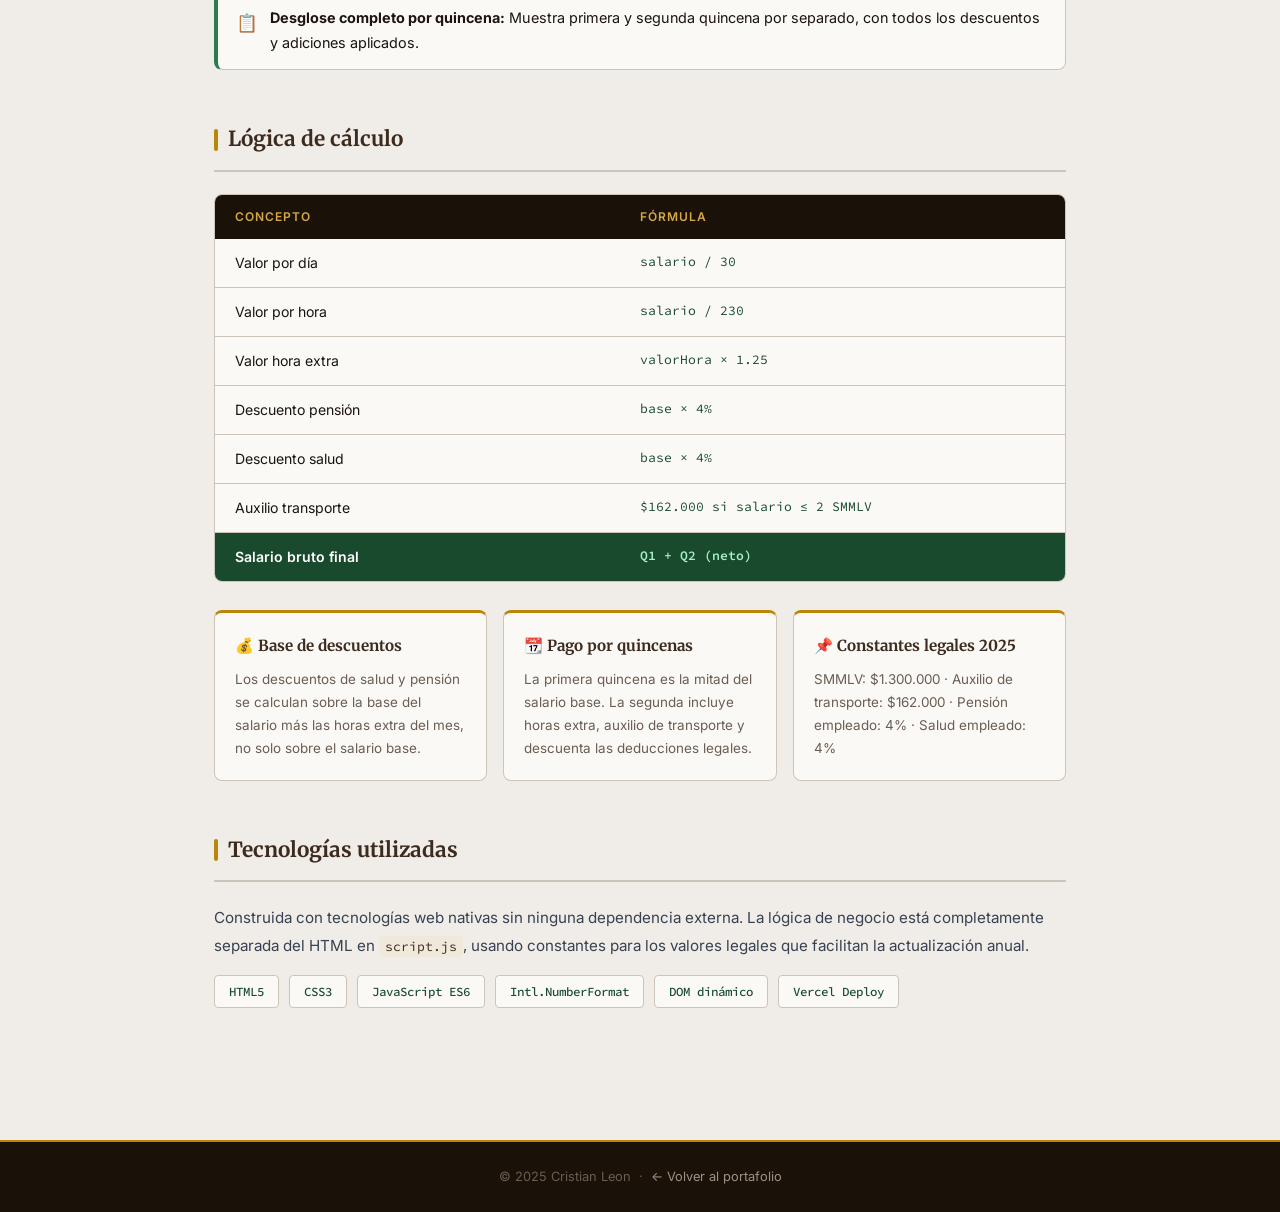
<file: proyectos/Nomina/Nomina.html>
<!DOCTYPE html>
<html lang="es">
<head>
  <meta charset="UTF-8" />
  <meta name="viewport" content="width=device-width, initial-scale=1.0"/>
  <title>Calculadora de Nómina</title>
  <link href="https://fonts.googleapis.com/css2?family=Merriweather:wght@400;700&family=Inter:wght@300;400;500;600&family=Source+Code+Pro&display=swap" rel="stylesheet"/>
  <link rel="stylesheet" href="Nomina.css"/>
</head>
<body>

  <nav class="topbar">
    <a href="../../index.html" class="back-btn">← <span data-es="Volver al portafolio" data-en="Back to portfolio">Volver al portafolio</span></a>
    <div class="topbar-right">
      <span class="breadcrumb" data-es="Proyectos / Calculadora de Nómina" data-en="Projects / Payroll Calculator">Proyectos / Calculadora de Nómina</span>
      <div class="lang-switch">
        <button class="lang-btn active" onclick="setLang('es')">ES</button>
        <button class="lang-btn" onclick="setLang('en')">EN</button>
      </div>
    </div>
  </nav>

  <header class="hero">
    <div class="hero-badge" data-es="💼 Proyecto Laboral · Web App" data-en="💼 Payroll Project · Web App">💼 Proyecto Laboral · Web App</div>
    <h1 data-es="Calculadora de<br/>Nómina Colombiana" data-en="Colombian<br/>Payroll Calculator">Calculadora de<br/>Nómina Colombiana</h1>
    <p class="hero-subtitle"
       data-es="Herramienta web para gestionar salarios, deducciones legales y pagos por quincena según la normativa laboral colombiana vigente."
       data-en="Web tool to manage salaries, legal deductions and bi-weekly payments according to current Colombian labor regulations.">
      Herramienta web para gestionar salarios, deducciones legales y pagos por quincena según la normativa laboral colombiana vigente.
    </p>
    <div class="hero-links">
      <a href="https://nomina-tau.vercel.app/" target="_blank" class="btn-primary">🌐 <span data-es="Ver aplicación" data-en="View app">Ver aplicación</span></a>
      <a href="https://github.com/TesterLucy/Nomina.git" target="_blank" class="btn-outline">📂 <span data-es="Ver en GitHub" data-en="View on GitHub">Ver en GitHub</span></a>
    </div>
  </header>

  <main class="content">

    <div class="meta-grid">
      <div class="meta-card">
        <div class="meta-icon">📅</div>
        <div class="meta-label" data-es="Año" data-en="Year">Año</div>
        <div class="meta-value">2025</div>
      </div>
      <div class="meta-card">
        <div class="meta-icon">🏛️</div>
        <div class="meta-label" data-es="Normativa" data-en="Regulation">Normativa</div>
        <div class="meta-value" data-es="Ley colombiana" data-en="Colombian law">Ley colombiana</div>
      </div>
      <div class="meta-card">
        <div class="meta-icon">📡</div>
        <div class="meta-label">Deploy</div>
        <div class="meta-value">Vercel</div>
      </div>
    </div>

    <!-- DESCRIPCION -->
    <section class="section" data-animate>
      <h2 class="section-title" data-es="Descripción general" data-en="Overview">Descripción general</h2>
      <div class="prose">
        <p data-es="Esta aplicación nace de la necesidad de simplificar el proceso de liquidación de nómina para pequeñas empresas y contadores independientes en Colombia. El cálculo manual de salarios, deducciones y auxilios es tedioso y propenso a errores; esta herramienta lo automatiza completamente."
           data-en="This application was born from the need to simplify the payroll settlement process for small businesses and independent accountants in Colombia. Manual calculation of salaries, deductions and allowances is tedious and error-prone; this tool automates it completely.">
          Esta aplicación nace de la necesidad de simplificar el proceso de liquidación de nómina para pequeñas empresas y contadores independientes en Colombia. El cálculo manual de salarios, deducciones y auxilios es tedioso y propenso a errores; esta herramienta lo automatiza completamente.
        </p>
        <p data-es="El sistema incluye autenticación básica, selección de empleados, asignación de salarios y cálculo completo del desglose salarial: valor por día, valor por hora, horas extra, descuentos a salud y pensión, auxilio de transporte y pago por quincenas."
           data-en="The system includes basic authentication, employee selection, salary assignment and complete calculation of the salary breakdown: daily rate, hourly rate, overtime hours, health and pension deductions, transportation allowance and bi-weekly payments.">
          El sistema incluye autenticación básica, selección de empleados, asignación de salarios y cálculo completo del desglose salarial: valor por día, valor por hora, horas extra, descuentos a salud y pensión, auxilio de transporte y pago por quincenas.
        </p>
      </div>
      <div class="callout">
        <span class="ci">⚠️</span>
        <span data-es="La versión actual no incluye el cálculo de Retefuente. Está en desarrollo para una próxima versión que contemplará los rangos de retención según la UVT vigente."
              data-en="The current version does not include Withholding Tax (Retefuente) calculation. It is under development for a next version that will cover retention ranges according to the current UVT.">
          La versión actual no incluye el cálculo de Retefuente. Está en desarrollo para una próxima versión que contemplará los rangos de retención según la UVT vigente.
        </span>
      </div>
    </section>

    <!-- FUNCIONALIDADES -->
    <section class="section" data-animate>
      <h2 class="section-title" data-es="Funcionalidades principales" data-en="Main Features">Funcionalidades principales</h2>
      <ul class="feature-list">
        <li>
          <span class="fi">🔐</span>
          <span data-es="<strong>Autenticación de administrador:</strong> Acceso protegido por correo y contraseña antes de ingresar al módulo de nómina."
                data-en="<strong>Admin authentication:</strong> Access protected by email and password before entering the payroll module.">
            <strong>Autenticación de administrador:</strong> Acceso protegido por correo y contraseña antes de ingresar al módulo de nómina.
          </span>
        </li>
        <li>
          <span class="fi">👥</span>
          <span data-es="<strong>Gestión de empleados:</strong> Selección de empleado y asignación individual de salario base antes del cálculo."
                data-en="<strong>Employee management:</strong> Employee selection and individual base salary assignment before calculation.">
            <strong>Gestión de empleados:</strong> Selección de empleado y asignación individual de salario base antes del cálculo.
          </span>
        </li>
        <li>
          <span class="fi">⏱️</span>
          <span data-es="<strong>Cálculo de horas extra:</strong> Se registran las horas extra del mes y se calcula su valor con el recargo del 25% sobre la hora ordinaria (horas diurnas)."
                data-en="<strong>Overtime calculation:</strong> Monthly overtime hours are recorded and their value is calculated with a 25% surcharge over the ordinary hour rate (daytime hours).">
            <strong>Cálculo de horas extra:</strong> Se registran las horas extra del mes y se calcula su valor con el recargo del 25% sobre la hora ordinaria (horas diurnas).
          </span>
        </li>
        <li>
          <span class="fi">🚌</span>
          <span data-es="<strong>Auxilio de transporte automático:</strong> Se aplica automáticamente si el salario es igual o inferior a dos SMMLV, conforme al decreto colombiano."
                data-en="<strong>Automatic transportation allowance:</strong> Automatically applied if the salary is equal to or less than two minimum wages (SMMLV), in accordance with Colombian decree.">
            <strong>Auxilio de transporte automático:</strong> Se aplica automáticamente si el salario es igual o inferior a dos SMMLV, conforme al decreto colombiano.
          </span>
        </li>
        <li>
          <span class="fi">📋</span>
          <span data-es="<strong>Desglose completo por quincena:</strong> Muestra primera y segunda quincena por separado, con todos los descuentos y adiciones aplicados."
                data-en="<strong>Full bi-weekly breakdown:</strong> Shows first and second paycheck separately, with all deductions and additions applied.">
            <strong>Desglose completo por quincena:</strong> Muestra primera y segunda quincena por separado, con todos los descuentos y adiciones aplicados.
          </span>
        </li>
      </ul>
    </section>

    <!-- LOGICA -->
    <section class="section" data-animate>
      <h2 class="section-title" data-es="Lógica de cálculo" data-en="Calculation Logic">Lógica de cálculo</h2>

      <div class="ledger">
        <div class="ledger-header">
          <span data-es="Concepto" data-en="Concept">Concepto</span>
          <span data-es="Fórmula" data-en="Formula">Fórmula</span>
        </div>
        <div class="ledger-row">
          <span data-es="Valor por día" data-en="Daily rate">Valor por día</span>
          <code>salario / 30</code>
        </div>
        <div class="ledger-row">
          <span data-es="Valor por hora" data-en="Hourly rate">Valor por hora</span>
          <code>salario / 230</code>
        </div>
        <div class="ledger-row">
          <span data-es="Valor hora extra" data-en="Overtime rate">Valor hora extra</span>
          <code>valorHora × 1.25</code>
        </div>
        <div class="ledger-row">
          <span data-es="Descuento pensión" data-en="Pension deduction">Descuento pensión</span>
          <code>base × 4%</code>
        </div>
        <div class="ledger-row">
          <span data-es="Descuento salud" data-en="Health deduction">Descuento salud</span>
          <code>base × 4%</code>
        </div>
        <div class="ledger-row">
          <span data-es="Auxilio transporte" data-en="Transport allowance">Auxilio transporte</span>
          <code data-es="$162.000 si salario ≤ 2 SMMLV" data-en="$162,000 if salary ≤ 2 SMMLV">$162.000 si salario ≤ 2 SMMLV</code>
        </div>
        <div class="ledger-row ledger-total">
          <span data-es="Salario bruto final" data-en="Final gross salary">Salario bruto final</span>
          <code data-es="Q1 + Q2 (neto)" data-en="Q1 + Q2 (net)">Q1 + Q2 (neto)</code>
        </div>
      </div>

      <div class="logic-grid">
        <div class="logic-card">
          <h4>💰 <span data-es="Base de descuentos" data-en="Deduction base">Base de descuentos</span></h4>
          <p data-es="Los descuentos de salud y pensión se calculan sobre la base del salario más las horas extra del mes, no solo sobre el salario base."
             data-en="Health and pension deductions are calculated on the base of salary plus monthly overtime hours, not just the base salary.">
            Los descuentos de salud y pensión se calculan sobre la base del salario más las horas extra del mes, no solo sobre el salario base.
          </p>
        </div>
        <div class="logic-card">
          <h4>📆 <span data-es="Pago por quincenas" data-en="Bi-weekly payment">Pago por quincenas</span></h4>
          <p data-es="La primera quincena es la mitad del salario base. La segunda incluye horas extra, auxilio de transporte y descuenta las deducciones legales."
             data-en="The first paycheck is half the base salary. The second includes overtime, transportation allowance and deducts legal deductions.">
            La primera quincena es la mitad del salario base. La segunda incluye horas extra, auxilio de transporte y descuenta las deducciones legales.
          </p>
        </div>
        <div class="logic-card">
          <h4>📌 <span data-es="Constantes legales 2025" data-en="Legal constants 2025">Constantes legales 2025</span></h4>
          <p data-es="SMMLV: $1.300.000 · Auxilio de transporte: $162.000 · Pensión empleado: 4% · Salud empleado: 4%"
             data-en="SMMLV: $1,300,000 · Transport allowance: $162,000 · Employee pension: 4% · Employee health: 4%">
            SMMLV: $1.300.000 · Auxilio de transporte: $162.000 · Pensión empleado: 4% · Salud empleado: 4%
          </p>
        </div>
      </div>
    </section>

    <!-- TECNOLOGIAS -->
    <section class="section" data-animate>
      <h2 class="section-title" data-es="Tecnologías utilizadas" data-en="Technologies Used">Tecnologías utilizadas</h2>
      <div class="prose">
        <p data-es="Construida con tecnologías web nativas sin ninguna dependencia externa. La lógica de negocio está completamente separada del HTML en <code>script.js</code>, usando constantes para los valores legales que facilitan la actualización anual."
           data-en="Built with native web technologies with no external dependencies. Business logic is completely separated from HTML in <code>script.js</code>, using constants for legal values that make annual updates easy.">
          Construida con tecnologías web nativas sin ninguna dependencia externa. La lógica de negocio está completamente separada del HTML en <code>script.js</code>, usando constantes para los valores legales que facilitan la actualización anual.
        </p>
      </div>
      <div class="tech-tags">
        <span class="tech-tag">HTML5</span>
        <span class="tech-tag">CSS3</span>
        <span class="tech-tag">JavaScript ES6</span>
        <span class="tech-tag">Intl.NumberFormat</span>
        <span class="tech-tag">DOM dinámico</span>
        <span class="tech-tag">Vercel Deploy</span>
      </div>
    </section>

  </main>

  <footer class="footer">
    <span>© 2025 Cristian Leon &nbsp;·&nbsp;</span>
    <a href="../../index.html">← <span data-es="Volver al portafolio" data-en="Back to portfolio">Volver al portafolio</span></a>
  </footer>

  <script src="Nomina.js"></script>
</body>
</html>
</file>
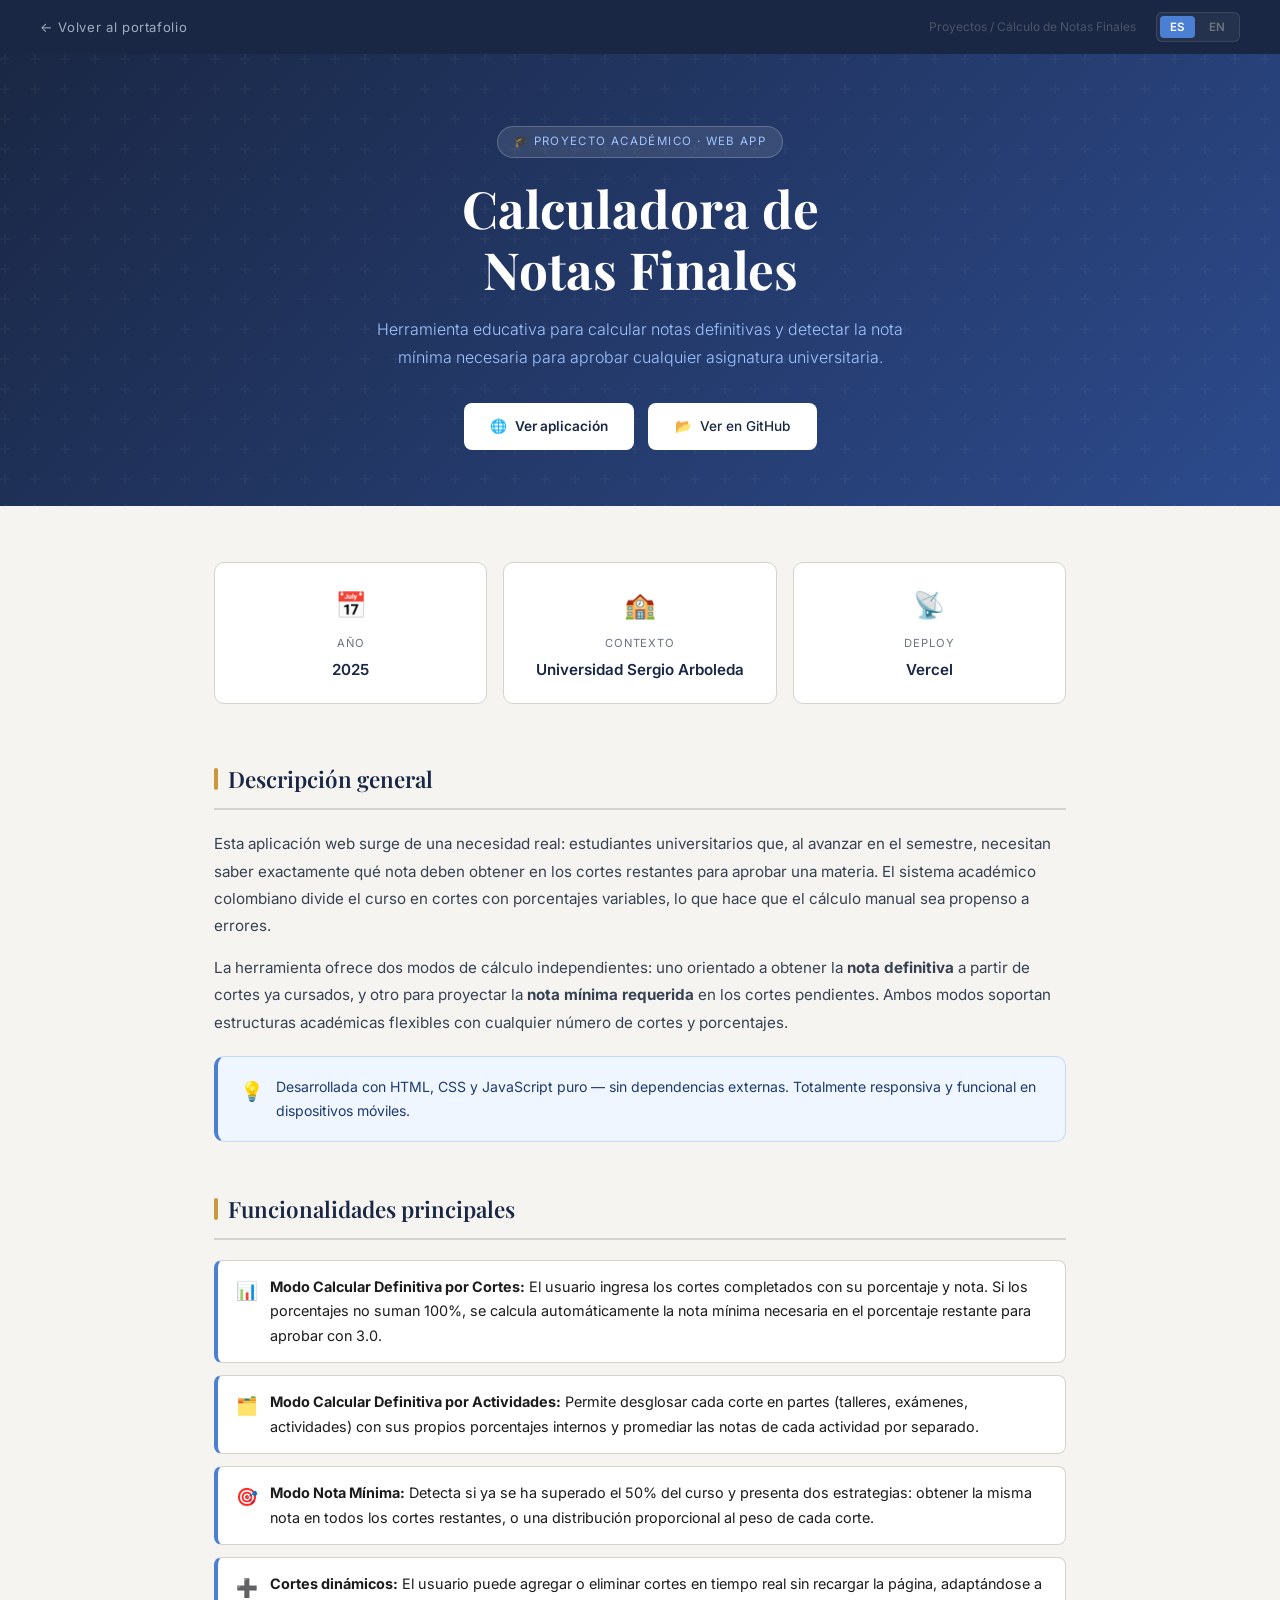
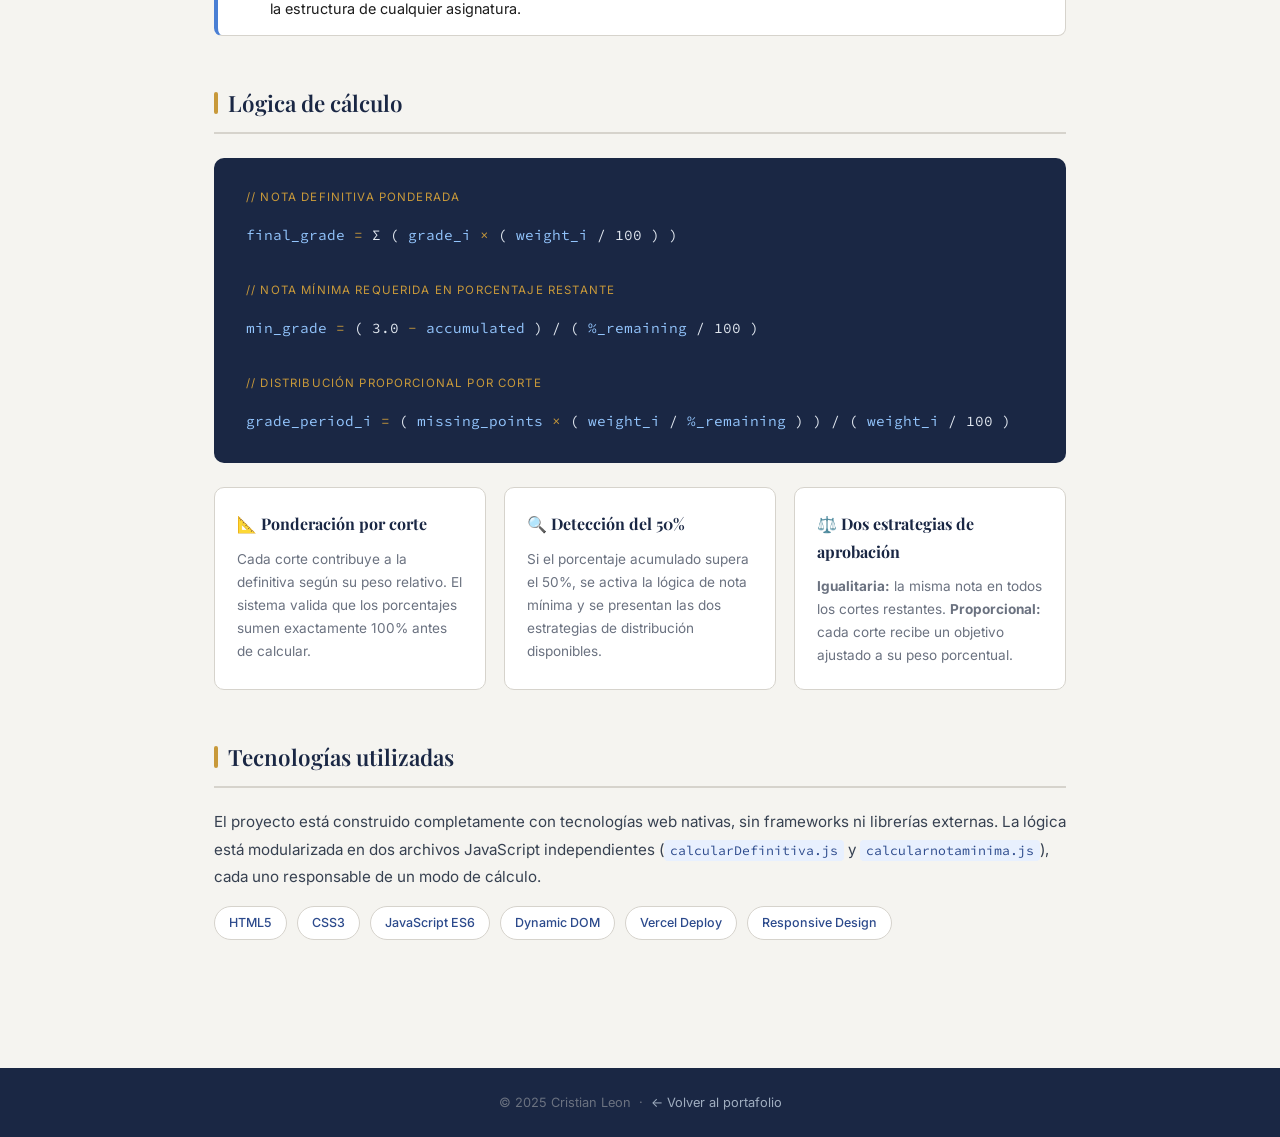
<file: proyectos/NotaFinal/NotaFinal.html>
<!DOCTYPE html>
<html lang="es">
<head>
  <meta charset="UTF-8" />
  <meta name="viewport" content="width=device-width, initial-scale=1.0"/>
  <title>Cálculo de Notas Finales</title>
  <link href="https://fonts.googleapis.com/css2?family=Playfair+Display:wght@400;600;700&family=Inter:wght@300;400;500;600&family=Source+Code+Pro&display=swap" rel="stylesheet"/>
  <link rel="stylesheet" href="NotaFinal.css"/>
</head>
<body>

  <nav class="topbar">
    <a href="../../index.html" class="back-btn">← <span data-es="Volver al portafolio" data-en="Back to portfolio">Volver al portafolio</span></a>
    <div class="topbar-right">
      <span class="breadcrumb" data-es="Proyectos / Cálculo de Notas Finales" data-en="Projects / Grade Calculator">Proyectos / Cálculo de Notas Finales</span>
      <div class="lang-switch">
        <button class="lang-btn active" onclick="setLang('es')">ES</button>
        <button class="lang-btn" onclick="setLang('en')">EN</button>
      </div>
    </div>
  </nav>

  <header class="hero">
    <div class="hero-badge" data-es="🎓 Proyecto Académico · Web App" data-en="🎓 Academic Project · Web App">🎓 Proyecto Académico · Web App</div>
    <h1>
      <span data-es="Calculadora de<br/>Notas Finales" data-en="Final Grade<br/>Calculator">Calculadora de<br/>Notas Finales</span>
    </h1>
    <p class="hero-subtitle" data-es="Herramienta educativa para calcular notas definitivas y detectar la nota mínima necesaria para aprobar cualquier asignatura universitaria." data-en="Educational tool to calculate final grades and detect the minimum grade needed to pass any university course.">
      Herramienta educativa para calcular notas definitivas y detectar la nota mínima necesaria para aprobar cualquier asignatura universitaria.
    </p>
    <div class="hero-links">
      <a href="https://calcularnotafinal.vercel.app/" target="_blank" class="btn-primary">🌐 <span data-es="Ver aplicación" data-en="View app">Ver aplicación</span></a>
      <a href="https://github.com/TesterLucy/CalculoDeNotas" target="_blank" class="btn-outline">📂 <span data-es="Ver en GitHub" data-en="View on GitHub">Ver en GitHub</span></a>
    </div>
  </header>

  <main class="content">

    <div class="meta-grid">
      <div class="meta-card">
        <div class="meta-icon">📅</div>
        <div class="meta-label" data-es="Año" data-en="Year">Año</div>
        <div class="meta-value">2025</div>
      </div>
      <div class="meta-card">
        <div class="meta-icon">🏫</div>
        <div class="meta-label" data-es="Contexto" data-en="Context">Contexto</div>
        <div class="meta-value">Universidad Sergio Arboleda</div>
      </div>
      <div class="meta-card">
        <div class="meta-icon">📡</div>
        <div class="meta-label" data-es="Deploy" data-en="Deploy">Deploy</div>
        <div class="meta-value">Vercel</div>
      </div>
    </div>

    <section class="section" data-animate>
      <h2 class="section-title" data-es="Descripción general" data-en="Overview">Descripción general</h2>
      <div class="prose">
        <p data-es="Esta aplicación web surge de una necesidad real: estudiantes universitarios que, al avanzar en el semestre, necesitan saber exactamente qué nota deben obtener en los cortes restantes para aprobar una materia. El sistema académico colombiano divide el curso en cortes con porcentajes variables, lo que hace que el cálculo manual sea propenso a errores."
           data-en="This web app was born from a real need: university students who, as the semester progresses, need to know exactly what grade they must achieve in the remaining periods to pass a course. The Colombian academic system divides courses into weighted grading periods, making manual calculation error-prone.">
          Esta aplicación web surge de una necesidad real: estudiantes universitarios que, al avanzar en el semestre, necesitan saber exactamente qué nota deben obtener en los cortes restantes para aprobar una materia. El sistema académico colombiano divide el curso en cortes con porcentajes variables, lo que hace que el cálculo manual sea propenso a errores.
        </p>
        <p data-es="La herramienta ofrece dos modos de cálculo independientes: uno orientado a obtener la <strong>nota definitiva</strong> a partir de cortes ya cursados, y otro para proyectar la <strong>nota mínima requerida</strong> en los cortes pendientes. Ambos modos soportan estructuras académicas flexibles con cualquier número de cortes y porcentajes."
           data-en="The tool offers two independent calculation modes: one to obtain the <strong>final grade</strong> from completed periods, and another to project the <strong>minimum required grade</strong> in pending ones. Both modes support flexible academic structures with any number of periods and percentages.">
          La herramienta ofrece dos modos de cálculo independientes: uno orientado a obtener la <strong>nota definitiva</strong> a partir de cortes ya cursados, y otro para proyectar la <strong>nota mínima requerida</strong> en los cortes pendientes. Ambos modos soportan estructuras académicas flexibles con cualquier número de cortes y porcentajes.
        </p>
      </div>
      <div class="callout">
        <span class="ci">💡</span>
        <span data-es="Desarrollada con HTML, CSS y JavaScript puro — sin dependencias externas. Totalmente responsiva y funcional en dispositivos móviles." data-en="Built with pure HTML, CSS and JavaScript — no external dependencies. Fully responsive and functional on mobile devices.">Desarrollada con HTML, CSS y JavaScript puro — sin dependencias externas. Totalmente responsiva y funcional en dispositivos móviles.</span>
      </div>
    </section>

    <section class="section" data-animate>
      <h2 class="section-title" data-es="Funcionalidades principales" data-en="Main Features">Funcionalidades principales</h2>
      <ul class="feature-list">
        <li>
          <span class="fi">📊</span>
          <span data-es="<strong>Modo Calcular Definitiva por Cortes:</strong> El usuario ingresa los cortes completados con su porcentaje y nota. Si los porcentajes no suman 100%, se calcula automáticamente la nota mínima necesaria en el porcentaje restante para aprobar con 3.0."
                data-en="<strong>Final Grade by Periods Mode:</strong> The user enters completed periods with their percentage and grade. If percentages don't add up to 100%, the minimum required grade for the remaining percentage is automatically calculated to pass with 3.0.">
            <strong>Modo Calcular Definitiva por Cortes:</strong> El usuario ingresa los cortes completados con su porcentaje y nota. Si los porcentajes no suman 100%, se calcula automáticamente la nota mínima necesaria en el porcentaje restante para aprobar con 3.0.
          </span>
        </li>
        <li>
          <span class="fi">🗂️</span>
          <span data-es="<strong>Modo Calcular Definitiva por Actividades:</strong> Permite desglosar cada corte en partes (talleres, exámenes, actividades) con sus propios porcentajes internos y promediar las notas de cada actividad por separado."
                data-en="<strong>Final Grade by Activities Mode:</strong> Allows breaking down each period into parts (workshops, exams, activities) with their own internal percentages and averaging each activity's grades separately.">
            <strong>Modo Calcular Definitiva por Actividades:</strong> Permite desglosar cada corte en partes (talleres, exámenes, actividades) con sus propios porcentajes internos y promediar las notas de cada actividad por separado.
          </span>
        </li>
        <li>
          <span class="fi">🎯</span>
          <span data-es="<strong>Modo Nota Mínima:</strong> Detecta si ya se ha superado el 50% del curso y presenta dos estrategias: obtener la misma nota en todos los cortes restantes, o una distribución proporcional al peso de cada corte."
                data-en="<strong>Minimum Grade Mode:</strong> Detects if more than 50% of the course is completed and presents two strategies: achieving the same grade in all remaining periods, or a proportional distribution based on each period's weight.">
            <strong>Modo Nota Mínima:</strong> Detecta si ya se ha superado el 50% del curso y presenta dos estrategias: obtener la misma nota en todos los cortes restantes, o una distribución proporcional al peso de cada corte.
          </span>
        </li>
        <li>
          <span class="fi">➕</span>
          <span data-es="<strong>Cortes dinámicos:</strong> El usuario puede agregar o eliminar cortes en tiempo real sin recargar la página, adaptándose a la estructura de cualquier asignatura."
                data-en="<strong>Dynamic periods:</strong> The user can add or remove grading periods in real time without reloading the page, adapting to the structure of any course.">
            <strong>Cortes dinámicos:</strong> El usuario puede agregar o eliminar cortes en tiempo real sin recargar la página, adaptándose a la estructura de cualquier asignatura.
          </span>
        </li>
      </ul>
    </section>

    <section class="section" data-animate>
      <h2 class="section-title" data-es="Lógica de cálculo" data-en="Calculation Logic">Lógica de cálculo</h2>
      <div class="formula-box">
        <div class="formula-label" data-es="// Nota definitiva ponderada" data-en="// Weighted final grade">// Nota definitiva ponderada</div>
        <span class="var">final_grade</span> <span class="op">=</span> Σ ( <span class="var">grade_i</span> <span class="op">×</span> ( <span class="var">weight_i</span> / 100 ) )<br/>
        <br/>
        <div class="formula-label" data-es="// Nota mínima requerida en porcentaje restante" data-en="// Minimum grade required in remaining percentage">// Nota mínima requerida en porcentaje restante</div>
        <span class="var">min_grade</span> <span class="op">=</span> ( 3.0 <span class="op">-</span> <span class="var">accumulated</span> ) / ( <span class="var">%_remaining</span> / 100 )<br/>
        <br/>
        <div class="formula-label" data-es="// Distribución proporcional por corte" data-en="// Proportional distribution per period">// Distribución proporcional por corte</div>
        <span class="var">grade_period_i</span> <span class="op">=</span> ( <span class="var">missing_points</span> <span class="op">×</span> ( <span class="var">weight_i</span> / <span class="var">%_remaining</span> ) ) / ( <span class="var">weight_i</span> / 100 )
      </div>

      <div class="logic-grid">
        <div class="logic-card">
          <h4>📐 <span data-es="Ponderación por corte" data-en="Period weighting">Ponderación por corte</span></h4>
          <p data-es="Cada corte contribuye a la definitiva según su peso relativo. El sistema valida que los porcentajes sumen exactamente 100% antes de calcular."
             data-en="Each period contributes to the final grade according to its relative weight. The system validates that percentages add up to exactly 100% before calculating.">
            Cada corte contribuye a la definitiva según su peso relativo. El sistema valida que los porcentajes sumen exactamente 100% antes de calcular.
          </p>
        </div>
        <div class="logic-card">
          <h4>🔍 <span data-es="Detección del 50%" data-en="50% detection">Detección del 50%</span></h4>
          <p data-es="Si el porcentaje acumulado supera el 50%, se activa la lógica de nota mínima y se presentan las dos estrategias de distribución disponibles."
             data-en="If the accumulated percentage exceeds 50%, the minimum grade logic activates and both distribution strategies are presented.">
            Si el porcentaje acumulado supera el 50%, se activa la lógica de nota mínima y se presentan las dos estrategias de distribución disponibles.
          </p>
        </div>
        <div class="logic-card">
          <h4>⚖️ <span data-es="Dos estrategias de aprobación" data-en="Two passing strategies">Dos estrategias de aprobación</span></h4>
          <p data-es="<strong>Igualitaria:</strong> la misma nota en todos los cortes restantes. <strong>Proporcional:</strong> cada corte recibe un objetivo ajustado a su peso porcentual."
             data-en="<strong>Equal:</strong> the same grade in all remaining periods. <strong>Proportional:</strong> each period receives a target adjusted to its percentage weight.">
            <strong>Igualitaria:</strong> la misma nota en todos los cortes restantes. <strong>Proporcional:</strong> cada corte recibe un objetivo ajustado a su peso porcentual.
          </p>
        </div>
      </div>
    </section>

    <section class="section" data-animate>
      <h2 class="section-title" data-es="Tecnologías utilizadas" data-en="Technologies Used">Tecnologías utilizadas</h2>
      <div class="prose">
        <p data-es="El proyecto está construido completamente con tecnologías web nativas, sin frameworks ni librerías externas. La lógica está modularizada en dos archivos JavaScript independientes (<code>calcularDefinitiva.js</code> y <code>calcularnotaminima.js</code>), cada uno responsable de un modo de cálculo."
           data-en="The project is built entirely with native web technologies, without frameworks or external libraries. The logic is modularized into two independent JavaScript files (<code>calcularDefinitiva.js</code> and <code>calcularnotaminima.js</code>), each responsible for one calculation mode.">
          El proyecto está construido completamente con tecnologías web nativas, sin frameworks ni librerías externas. La lógica está modularizada en dos archivos JavaScript independientes (<code>calcularDefinitiva.js</code> y <code>calcularnotaminima.js</code>), cada uno responsable de un modo de cálculo.
        </p>
      </div>
      <div class="tech-tags">
        <span class="tech-tag">HTML5</span>
        <span class="tech-tag">CSS3</span>
        <span class="tech-tag">JavaScript ES6</span>
        <span class="tech-tag">Dynamic DOM</span>
        <span class="tech-tag">Vercel Deploy</span>
        <span class="tech-tag">Responsive Design</span>
      </div>
    </section>

  </main>

  <footer class="footer">
    <span>© 2025 Cristian Leon &nbsp;·&nbsp;</span>
    <a href="../../index.html">← <span data-es="Volver al portafolio" data-en="Back to portfolio">Volver al portafolio</span></a>
  </footer>

  <script src="NotaFinal.js"></script>
</body>
</html>
</file>
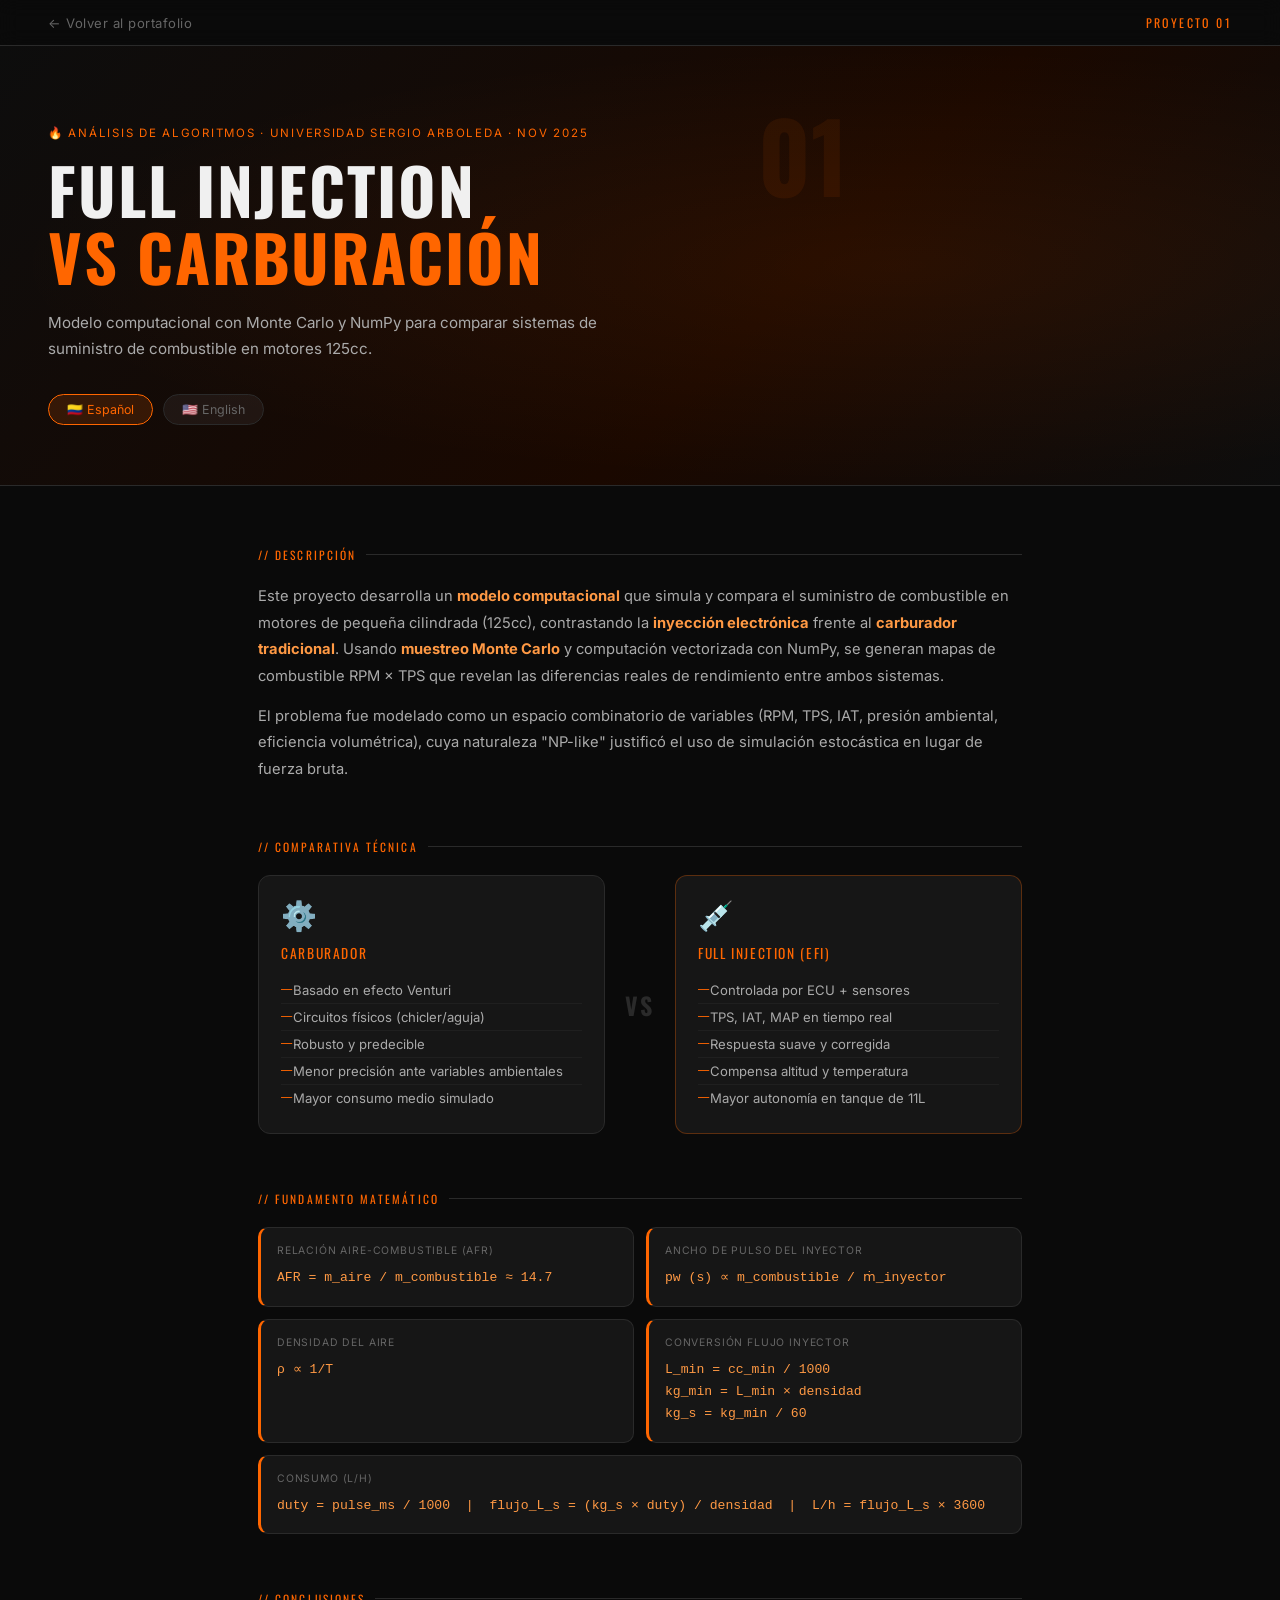
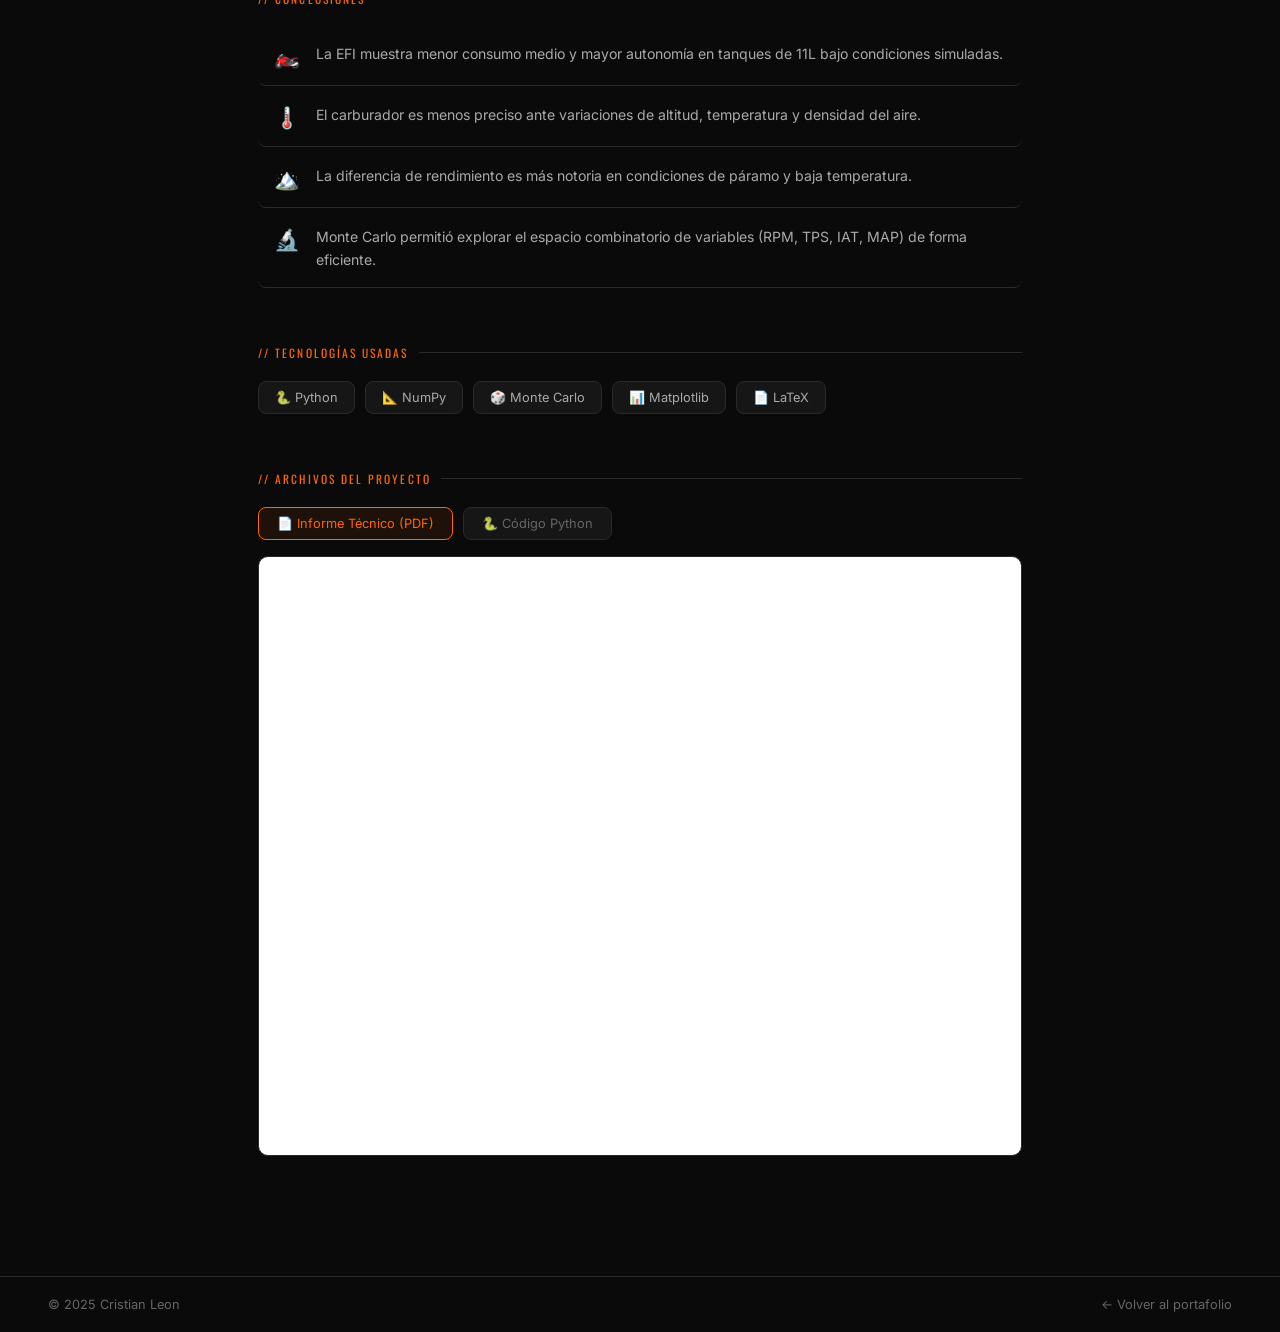
<file: proyectos/NPproblems/NPproblems.html>
<!DOCTYPE html>
<html lang="es">

<head>
  <meta charset="UTF-8" />
  <meta name="viewport" content="width=device-width, initial-scale=1.0" />
  <title>Full Injection vs Carburación — Cristian Leon</title>
  <link
    href="https://fonts.googleapis.com/css2?family=Inter:wght@300;400;600;700&family=Oswald:wght@400;600;700&display=swap"
    rel="stylesheet" />
  <link rel="stylesheet" href="NPproblems.css" />
</head>

<body>

  <!-- TOPBAR -->
  <nav class="topbar">
    <a href="../../index.html" class="back-btn">← Volver al portafolio</a>
    <div class="topbar-tag">PROYECTO 01</div>
  </nav>

  <!-- HERO -->
  <header class="moto-hero">
    <div class="fire-bg"></div>
    <div class="hero-content">
      <div class="project-num">01</div>
      <div class="moto-eyebrow">🔥 Análisis de Algoritmos · Universidad Sergio Arboleda · Nov 2025</div>
      <h1 class="moto-title">
        FULL INJECTION<br />
        <span>VS CARBURACIÓN</span>
      </h1>
      <p class="moto-subtitle">Modelo computacional con Monte Carlo y NumPy para comparar sistemas de suministro de
        combustible en motores 125cc.</p>

      <div class="lang-tabs">
        <button class="lang-btn active" onclick="switchLang('es', this)">🇨🇴 Español</button>
        <button class="lang-btn" onclick="switchLang('en', this)">🇺🇸 English</button>
      </div>
    </div>
  </header>

  <!-- MAIN CONTENT -->
  <main>

    <!-- DESCRIPCIÓN -->
    <section class="section">
      <div class="lang-content active" id="content-es">
        <div class="section-label">// descripción</div>
        <p class="body-text">
          Este proyecto desarrolla un <strong>modelo computacional</strong> que simula y compara el suministro de
          combustible en motores de pequeña cilindrada (125cc), contrastando la <strong>inyección electrónica</strong>
          frente al <strong>carburador tradicional</strong>. Usando <strong>muestreo Monte Carlo</strong> y computación
          vectorizada con NumPy, se generan mapas de combustible RPM × TPS que revelan las diferencias reales de
          rendimiento entre ambos sistemas.
        </p>
        <p class="body-text">
          El problema fue modelado como un espacio combinatorio de variables (RPM, TPS, IAT, presión ambiental,
          eficiencia volumétrica), cuya naturaleza "NP-like" justificó el uso de simulación estocástica en lugar de
          fuerza bruta.
        </p>
      </div>

      <div class="lang-content hidden" id="content-en">
        <div class="section-label">// description</div>
        <p class="body-text">
          This project develops a <strong>computational model</strong> that simulates and compares fuel delivery in
          small-displacement engines (125cc), contrasting <strong>electronic fuel injection</strong> against a
          <strong>traditional carburetor</strong>. Using <strong>Monte Carlo sampling</strong> and NumPy vectorized
          computing, RPM × TPS fuel maps are generated to reveal real performance differences between both systems.
        </p>
        <p class="body-text">
          The problem was modeled as a combinatorial space of variables (RPM, TPS, IAT, ambient pressure, volumetric
          efficiency), whose NP-like nature justified the use of stochastic simulation instead of brute force.
        </p>
      </div>
    </section>

    <!-- COMPARATIVA -->
    <section class="section">
      <div class="section-label" id="compare-label">// comparativa técnica</div>
      <div class="compare-grid">
        <div class="compare-card carb">
          <div class="compare-icon">⚙️</div>
          <div class="compare-title">CARBURADOR</div>
          <ul>
            <li>Basado en efecto Venturi</li>
            <li>Circuitos físicos (chicler/aguja)</li>
            <li>Robusto y predecible</li>
            <li>Menor precisión ante variables ambientales</li>
            <li>Mayor consumo medio simulado</li>
          </ul>
        </div>
        <div class="compare-vs">VS</div>
        <div class="compare-card efi">
          <div class="compare-icon">💉</div>
          <div class="compare-title">FULL INJECTION (EFI)</div>
          <ul>
            <li>Controlada por ECU + sensores</li>
            <li>TPS, IAT, MAP en tiempo real</li>
            <li>Respuesta suave y corregida</li>
            <li>Compensa altitud y temperatura</li>
            <li>Mayor autonomía en tanque de 11L</li>
          </ul>
        </div>
      </div>
    </section>

    <!-- FÓRMULAS -->
    <section class="section">
      <div class="section-label">// fundamento matemático</div>
      <div class="formula-grid">
        <div class="formula-card">
          <div class="formula-label">Relación Aire-Combustible (AFR)</div>
          <div class="formula">AFR = m_aire / m_combustible ≈ 14.7</div>
        </div>
        <div class="formula-card">
          <div class="formula-label">Ancho de Pulso del Inyector</div>
          <div class="formula">pw (s) ∝ m_combustible / ṁ_inyector</div>
        </div>
        <div class="formula-card">
          <div class="formula-label">Densidad del Aire</div>
          <div class="formula">ρ ∝ 1/T</div>
        </div>
        <div class="formula-card">
          <div class="formula-label">Conversión Flujo Inyector</div>
          <div class="formula">
            L_min = cc_min / 1000<br />
            kg_min = L_min × densidad<br />
            kg_s = kg_min / 60
          </div>
        </div>
        <div class="formula-card wide">
          <div class="formula-label">Consumo (L/h)</div>
          <div class="formula">
            duty = pulse_ms / 1000 &nbsp;|&nbsp;
            flujo_L_s = (kg_s × duty) / densidad &nbsp;|&nbsp;
            L/h = flujo_L_s × 3600
          </div>
        </div>
      </div>
    </section>

    <!-- CONCLUSIONES -->
    <section class="section">
      <div class="section-label" id="conclusions-label">// conclusiones</div>
      <div class="conclusion-list">
        <div class="conclusion-item">
          <div class="c-icon">🏍️</div>
          <div class="c-text" id="c1">La EFI muestra menor consumo medio y mayor autonomía en tanques de 11L bajo
            condiciones simuladas.</div>
        </div>
        <div class="conclusion-item">
          <div class="c-icon">🌡️</div>
          <div class="c-text" id="c2">El carburador es menos preciso ante variaciones de altitud, temperatura y densidad
            del aire.</div>
        </div>
        <div class="conclusion-item">
          <div class="c-icon">🏔️</div>
          <div class="c-text" id="c3">La diferencia de rendimiento es más notoria en condiciones de páramo y baja
            temperatura.</div>
        </div>
        <div class="conclusion-item">
          <div class="c-icon">🔬</div>
          <div class="c-text" id="c4">Monte Carlo permitió explorar el espacio combinatorio de variables (RPM, TPS, IAT,
            MAP) de forma eficiente.</div>
        </div>
      </div>
    </section>

    <!-- STACK -->
    <section class="section">
      <div class="section-label">// tecnologías usadas</div>
      <div class="stack-row">
        <div class="stack-pill">🐍 Python</div>
        <div class="stack-pill">📐 NumPy</div>
        <div class="stack-pill">🎲 Monte Carlo</div>
        <div class="stack-pill">📊 Matplotlib</div>
        <div class="stack-pill">📄 LaTeX</div>
      </div>
    </section>

    <!-- ARCHIVOS -->
    <section class="section">
      <div class="section-label">// archivos del proyecto</div>

      <!-- Botones para cambiar entre archivos -->
      <div class="file-tabs">
        <button class="file-tab active" onclick="showFile('pdf', this)">📄 Informe Técnico (PDF)</button>
        <button class="file-tab" onclick="showFile('code', this)">🐍 Código Python</button>
      </div>

      <!-- VISOR PDF -->
      <div class="file-viewer" id="viewer-pdf">
        <iframe src="CarboradoresvsFullInyection.pdf" width="100%" height="600px"></iframe>
      </div>

      <!-- VISOR CÓDIGO -->
      <div class="file-viewer hidden" id="viewer-code">
        <div class="code-header">
          <span class="code-simulaciones.py">🐍 simulaciones.py</span>
        </div>
        <pre><code class="language-python" id="code-block">Cargando...</code></pre>
      </div>

    </section>

  </main>

  <footer class="moto-footer-bar">
    <span>© 2025 Cristian Leon</span>
    <a href="../../index.html">← Volver al portafolio</a>
  </footer>

  <script src="NPproblems.js"></script>
</body>

</html>
</file>
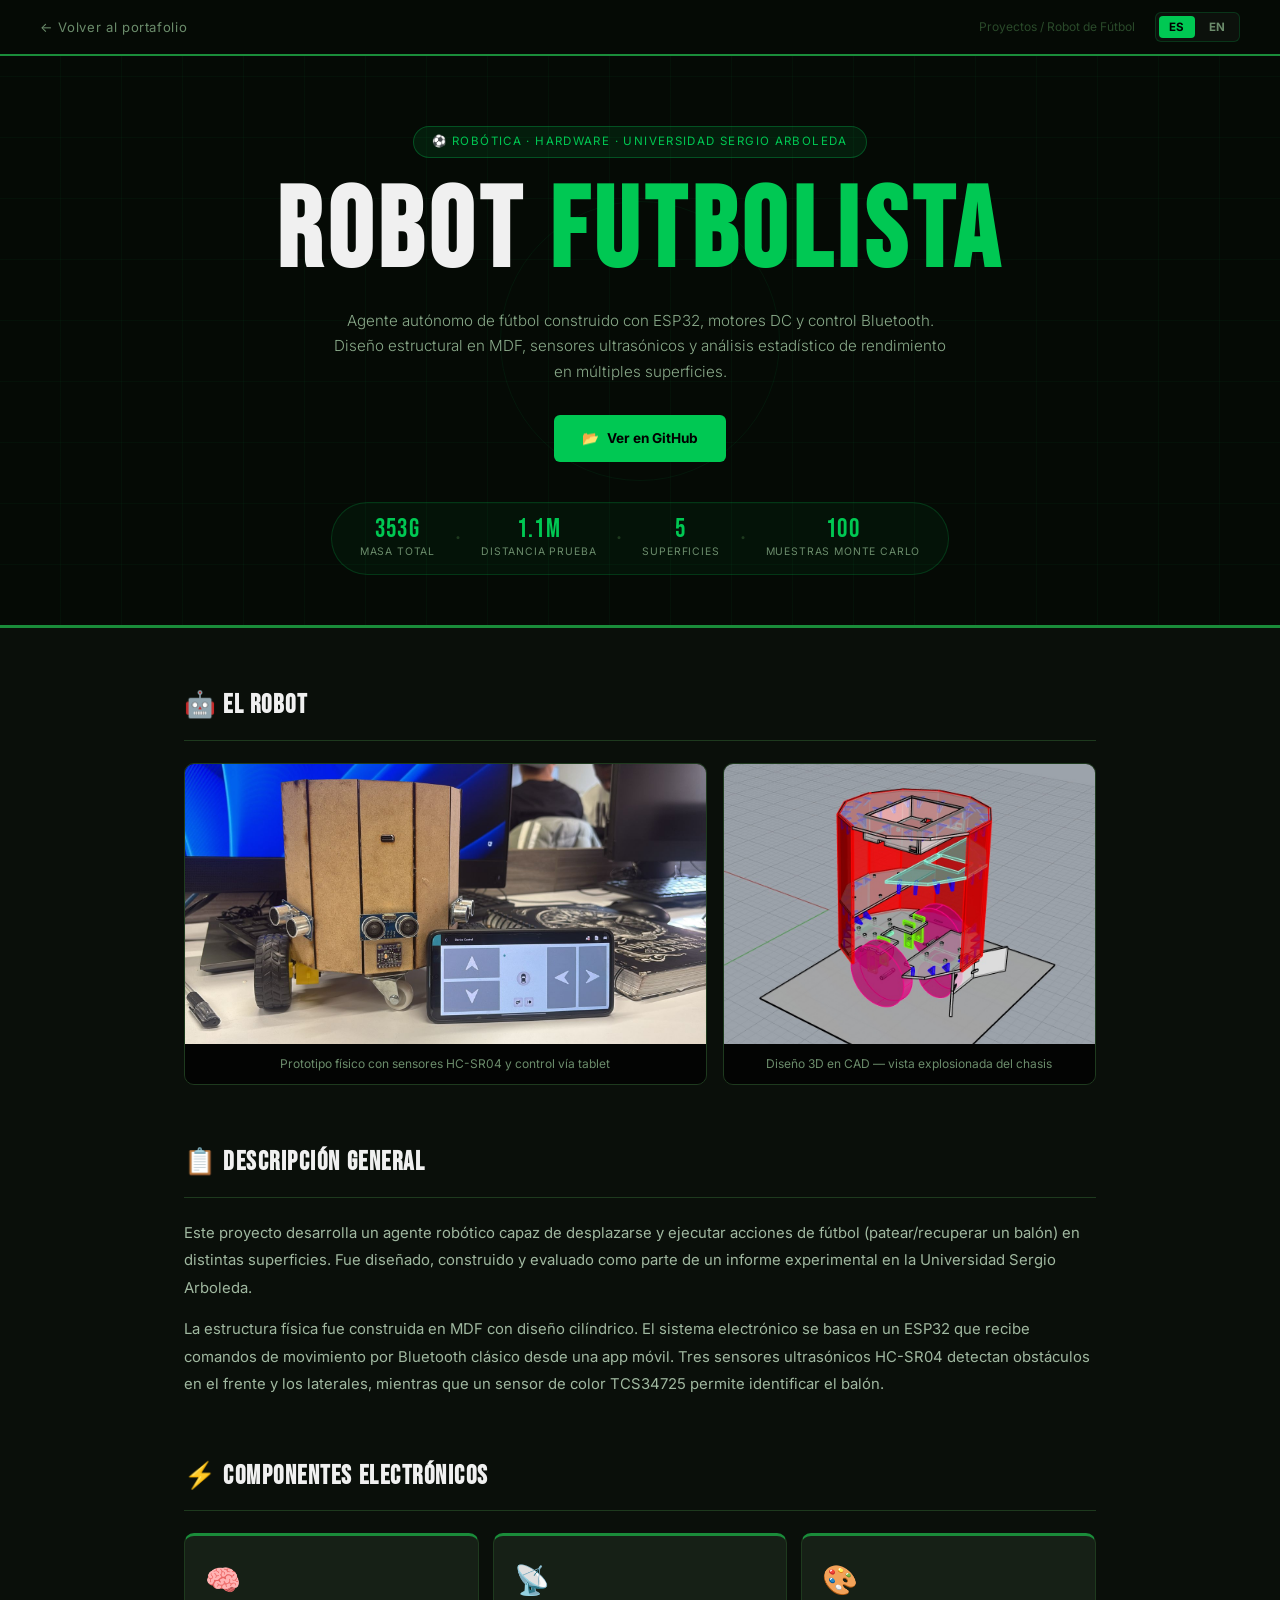
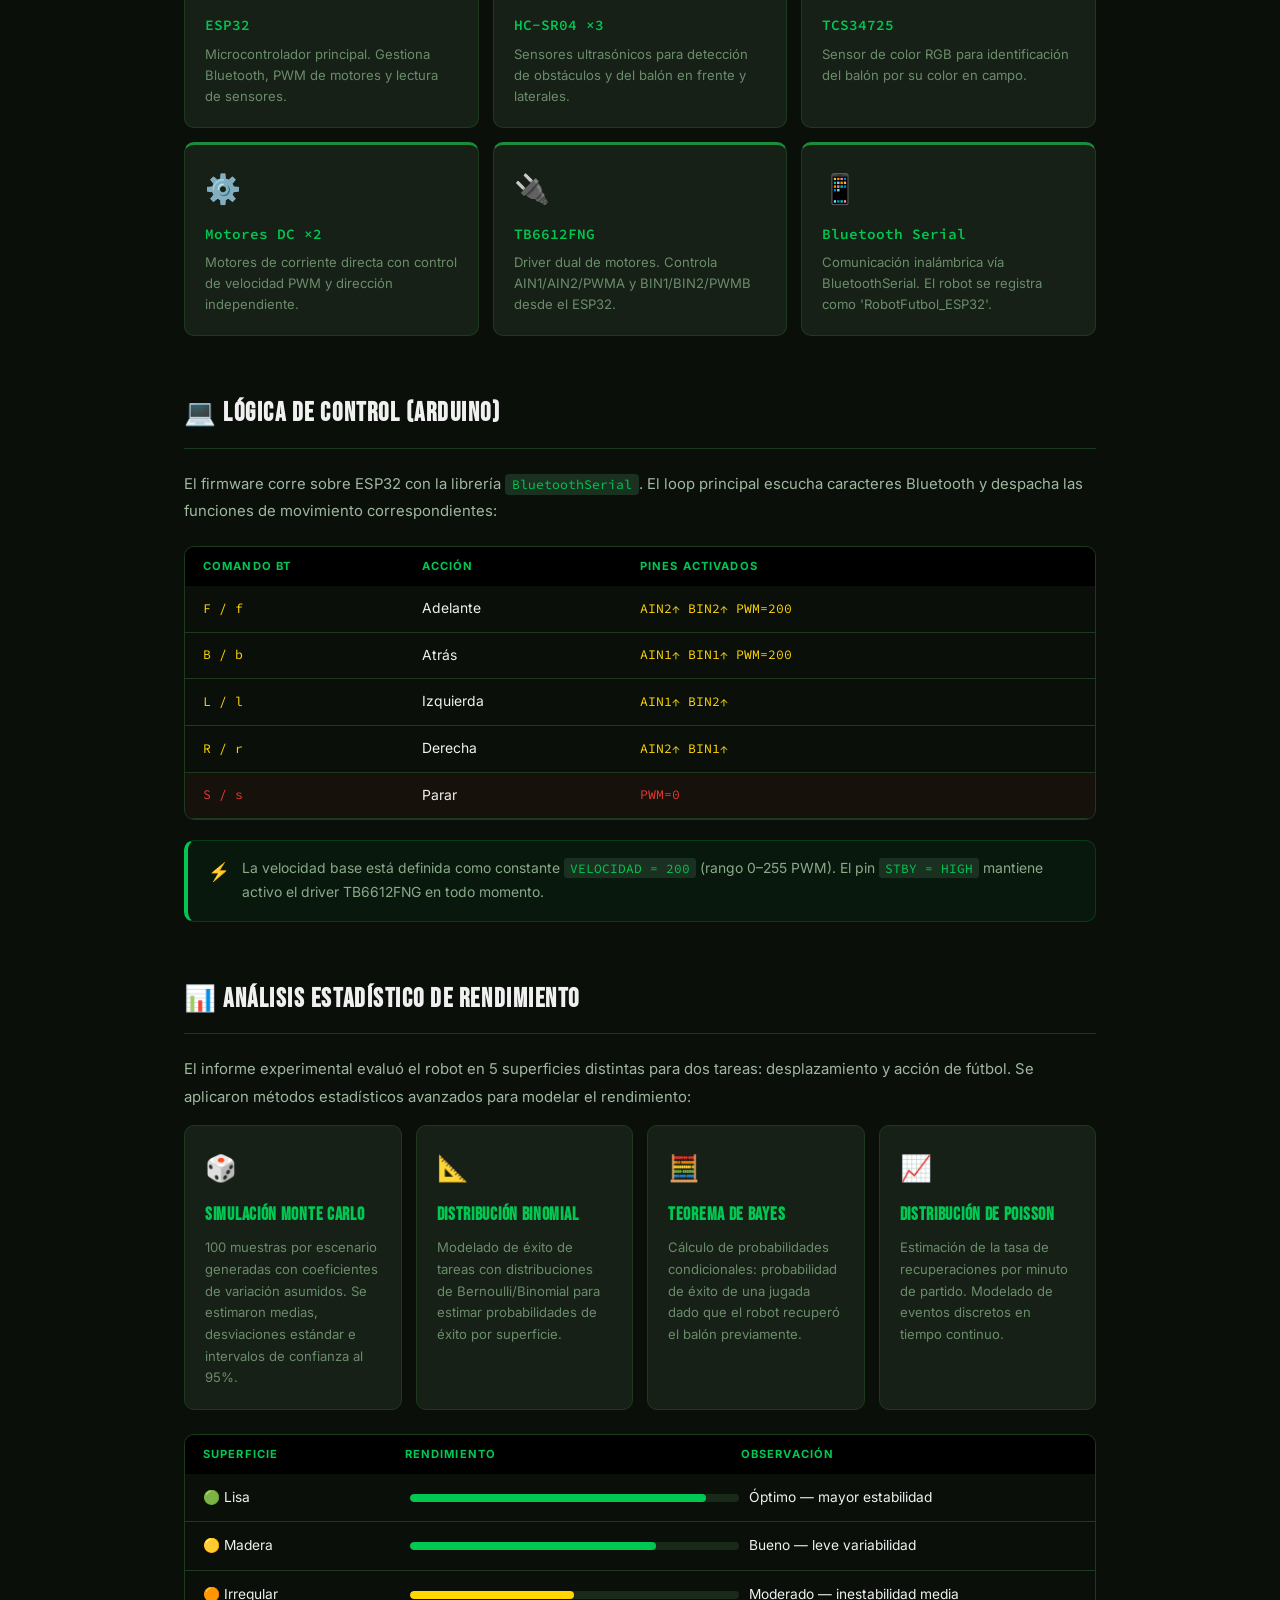
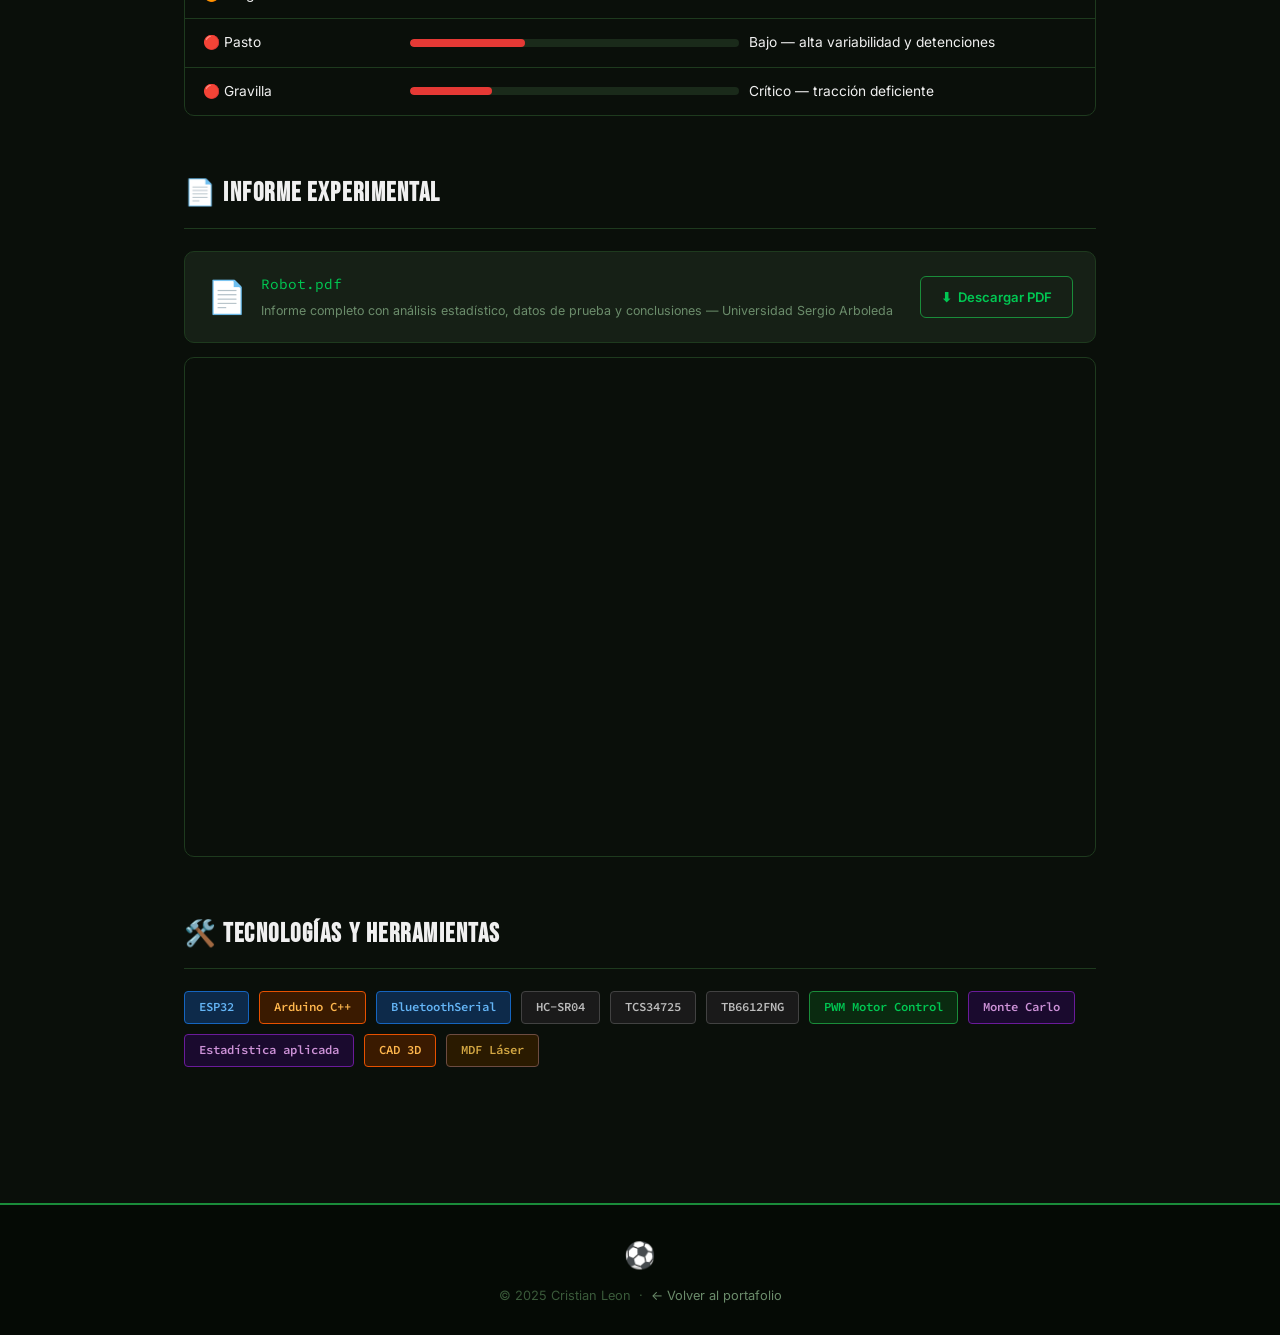
<file: proyectos/Robots/Robot.html>
<!DOCTYPE html>
<html lang="es">
<head>
  <meta charset="UTF-8" />
  <meta name="viewport" content="width=device-width, initial-scale=1.0"/>
  <title>Robot de Fútbol</title>
  <link href="https://fonts.googleapis.com/css2?family=Bebas+Neue&family=Inter:wght@300;400;500;600&family=Source+Code+Pro:wght@400;600&display=swap" rel="stylesheet"/>
  <link rel="stylesheet" href="Robot.css"/>
</head>
<body>

  <nav class="topbar">
    <a href="../../index.html" class="back-btn">← <span data-es="Volver al portafolio" data-en="Back to portfolio">Volver al portafolio</span></a>
    <div class="topbar-right">
      <span class="breadcrumb" data-es="Proyectos / Robot de Fútbol" data-en="Projects / Football Robot">Proyectos / Robot de Fútbol</span>
      <div class="lang-switch">
        <button class="lang-btn active" onclick="setLang('es')">ES</button>
        <button class="lang-btn" onclick="setLang('en')">EN</button>
      </div>
    </div>
  </nav>

  <!-- HERO -->
  <header class="hero">
    <div class="hero-field" aria-hidden="true"></div>
    <div class="hero-inner">
      <div class="hero-badge" data-es="⚽ Robótica · Hardware · Universidad Sergio Arboleda" data-en="⚽ Robotics · Hardware · Universidad Sergio Arboleda">⚽ Robótica · Hardware · Universidad Sergio Arboleda</div>
      <h1>ROBOT <span class="accent">FUTBOLISTA</span></h1>
      <p class="hero-subtitle"
         data-es="Agente autónomo de fútbol construido con ESP32, motores DC y control Bluetooth. Diseño estructural en MDF, sensores ultrasónicos y análisis estadístico de rendimiento en múltiples superficies."
         data-en="Autonomous football agent built with ESP32, DC motors and Bluetooth control. MDF structural design, ultrasonic sensors and statistical performance analysis on multiple surfaces.">
        Agente autónomo de fútbol construido con ESP32, motores DC y control Bluetooth. Diseño estructural en MDF, sensores ultrasónicos y análisis estadístico de rendimiento en múltiples superficies.
      </p>
      <div class="hero-links">
        <a href="https://github.com/TesterLucy/Robots.git" target="_blank" class="btn-primary">📂 <span data-es="Ver en GitHub" data-en="View on GitHub">Ver en GitHub</span></a>
      </div>
      <div class="hero-score">
        <div class="score-item"><span class="score-num">353g</span><span class="score-label" data-es="Masa total" data-en="Total mass">Masa total</span></div>
        <div class="score-sep">·</div>
        <div class="score-item"><span class="score-num">1.1m</span><span class="score-label" data-es="Distancia prueba" data-en="Test distance">Distancia prueba</span></div>
        <div class="score-sep">·</div>
        <div class="score-item"><span class="score-num">5</span><span class="score-label" data-es="Superficies" data-en="Surfaces">Superficies</span></div>
        <div class="score-sep">·</div>
        <div class="score-item"><span class="score-num">100</span><span class="score-label" data-es="Muestras Monte Carlo" data-en="Monte Carlo samples">Muestras Monte Carlo</span></div>
      </div>
    </div>
  </header>

  <main class="content">

    <!-- GALERIA -->
    <section class="section gallery-section" data-animate>
      <h2 class="section-title" data-es="🤖 El robot" data-en="🤖 The robot">🤖 El robot</h2>
      <div class="gallery">
        <div class="gallery-item main-img">
          <img src="Robot.jpeg" alt="Robot físico con sensores ultrasónicos" />
          <div class="img-caption" data-es="Prototipo físico con sensores HC-SR04 y control vía tablet" data-en="Physical prototype with HC-SR04 sensors and tablet control">Prototipo físico con sensores HC-SR04 y control vía tablet</div>
        </div>
        <div class="gallery-item">
          <img src="Robot3D.jpeg" alt="Diseño 3D del robot" />
          <div class="img-caption" data-es="Diseño 3D en CAD — vista explosionada del chasis" data-en="3D CAD design — exploded chassis view">Diseño 3D en CAD — vista explosionada del chasis</div>
        </div>
      </div>
    </section>

    <!-- DESCRIPCION -->
    <section class="section" data-animate>
      <h2 class="section-title" data-es="📋 Descripción general" data-en="📋 Overview">📋 Descripción general</h2>
      <div class="prose">
        <p data-es="Este proyecto desarrolla un agente robótico capaz de desplazarse y ejecutar acciones de fútbol (patear/recuperar un balón) en distintas superficies. Fue diseñado, construido y evaluado como parte de un informe experimental en la Universidad Sergio Arboleda."
           data-en="This project develops a robotic agent capable of moving and executing football actions (kicking/recovering a ball) on different surfaces. It was designed, built and evaluated as part of an experimental report at Universidad Sergio Arboleda.">
          Este proyecto desarrolla un agente robótico capaz de desplazarse y ejecutar acciones de fútbol (patear/recuperar un balón) en distintas superficies. Fue diseñado, construido y evaluado como parte de un informe experimental en la Universidad Sergio Arboleda.
        </p>
        <p data-es="La estructura física fue construida en MDF con diseño cilíndrico. El sistema electrónico se basa en un ESP32 que recibe comandos de movimiento por Bluetooth clásico desde una app móvil. Tres sensores ultrasónicos HC-SR04 detectan obstáculos en el frente y los laterales, mientras que un sensor de color TCS34725 permite identificar el balón."
           data-en="The physical structure was built in MDF with a cylindrical design. The electronic system is based on an ESP32 that receives movement commands via classic Bluetooth from a mobile app. Three HC-SR04 ultrasonic sensors detect obstacles at the front and sides, while a TCS34725 color sensor allows ball identification.">
          La estructura física fue construida en MDF con diseño cilíndrico. El sistema electrónico se basa en un ESP32 que recibe comandos de movimiento por Bluetooth clásico desde una app móvil. Tres sensores ultrasónicos HC-SR04 detectan obstáculos en el frente y los laterales, mientras que un sensor de color TCS34725 permite identificar el balón.
        </p>
      </div>
    </section>

    <!-- COMPONENTES -->
    <section class="section" data-animate>
      <h2 class="section-title" data-es="⚡ Componentes electrónicos" data-en="⚡ Electronic Components">⚡ Componentes electrónicos</h2>
      <div class="components-grid">
        <div class="comp-card">
          <div class="comp-icon">🧠</div>
          <div class="comp-name">ESP32</div>
          <div class="comp-desc" data-es="Microcontrolador principal. Gestiona Bluetooth, PWM de motores y lectura de sensores." data-en="Main microcontroller. Manages Bluetooth, motor PWM and sensor reading.">Microcontrolador principal. Gestiona Bluetooth, PWM de motores y lectura de sensores.</div>
        </div>
        <div class="comp-card">
          <div class="comp-icon">📡</div>
          <div class="comp-name">HC-SR04 ×3</div>
          <div class="comp-desc" data-es="Sensores ultrasónicos para detección de obstáculos y del balón en frente y laterales." data-en="Ultrasonic sensors for obstacle and ball detection at front and sides.">Sensores ultrasónicos para detección de obstáculos y del balón en frente y laterales.</div>
        </div>
        <div class="comp-card">
          <div class="comp-icon">🎨</div>
          <div class="comp-name">TCS34725</div>
          <div class="comp-desc" data-es="Sensor de color RGB para identificación del balón por su color en campo." data-en="RGB color sensor for ball identification by color on the field.">Sensor de color RGB para identificación del balón por su color en campo.</div>
        </div>
        <div class="comp-card">
          <div class="comp-icon">⚙️</div>
          <div class="comp-name">Motores DC ×2</div>
          <div class="comp-desc" data-es="Motores de corriente directa con control de velocidad PWM y dirección independiente." data-en="Direct current motors with PWM speed control and independent direction.">Motores de corriente directa con control de velocidad PWM y dirección independiente.</div>
        </div>
        <div class="comp-card">
          <div class="comp-icon">🔌</div>
          <div class="comp-name">TB6612FNG</div>
          <div class="comp-desc" data-es="Driver dual de motores. Controla AIN1/AIN2/PWMA y BIN1/BIN2/PWMB desde el ESP32." data-en="Dual motor driver. Controls AIN1/AIN2/PWMA and BIN1/BIN2/PWMB from the ESP32.">Driver dual de motores. Controla AIN1/AIN2/PWMA y BIN1/BIN2/PWMB desde el ESP32.</div>
        </div>
        <div class="comp-card">
          <div class="comp-icon">📱</div>
          <div class="comp-name">Bluetooth Serial</div>
          <div class="comp-desc" data-es="Comunicación inalámbrica vía BluetoothSerial. El robot se registra como 'RobotFutbol_ESP32'." data-en="Wireless communication via BluetoothSerial. The robot registers as 'RobotFutbol_ESP32'.">Comunicación inalámbrica vía BluetoothSerial. El robot se registra como 'RobotFutbol_ESP32'.</div>
        </div>
      </div>
    </section>

    <!-- CODIGO -->
    <section class="section" data-animate>
      <h2 class="section-title" data-es="💻 Lógica de control (Arduino)" data-en="💻 Control Logic (Arduino)">💻 Lógica de control (Arduino)</h2>
      <div class="prose">
        <p data-es="El firmware corre sobre ESP32 con la librería <code>BluetoothSerial</code>. El loop principal escucha caracteres Bluetooth y despacha las funciones de movimiento correspondientes:" data-en="The firmware runs on ESP32 with the <code>BluetoothSerial</code> library. The main loop listens for Bluetooth characters and dispatches the corresponding movement functions:">
          El firmware corre sobre ESP32 con la librería <code>BluetoothSerial</code>. El loop principal escucha caracteres Bluetooth y despacha las funciones de movimiento correspondientes:
        </p>
      </div>
      <div class="cmd-table">
        <div class="cmd-header">
          <span data-es="Comando BT" data-en="BT Command">Comando BT</span>
          <span data-es="Acción" data-en="Action">Acción</span>
          <span data-es="Pines activados" data-en="Activated pins">Pines activados</span>
        </div>
        <div class="cmd-row"><code>F / f</code><span data-es="Adelante" data-en="Forward">Adelante</span><code>AIN2↑ BIN2↑ PWM=200</code></div>
        <div class="cmd-row"><code>B / b</code><span data-es="Atrás" data-en="Backward">Atrás</span><code>AIN1↑ BIN1↑ PWM=200</code></div>
        <div class="cmd-row"><code>L / l</code><span data-es="Izquierda" data-en="Left">Izquierda</span><code>AIN1↑ BIN2↑</code></div>
        <div class="cmd-row"><code>R / r</code><span data-es="Derecha" data-en="Right">Derecha</span><code>AIN2↑ BIN1↑</code></div>
        <div class="cmd-row cmd-stop"><code>S / s</code><span data-es="Parar" data-en="Stop">Parar</span><code>PWM=0</code></div>
      </div>
      <div class="callout">
        <span class="ci">⚡</span>
        <span data-es="La velocidad base está definida como constante <code>VELOCIDAD = 200</code> (rango 0–255 PWM). El pin <code>STBY = HIGH</code> mantiene activo el driver TB6612FNG en todo momento."
              data-en="The base speed is defined as constant <code>VELOCIDAD = 200</code> (range 0–255 PWM). Pin <code>STBY = HIGH</code> keeps the TB6612FNG driver active at all times.">
          La velocidad base está definida como constante <code>VELOCIDAD = 200</code> (rango 0–255 PWM). El pin <code>STBY = HIGH</code> mantiene activo el driver TB6612FNG en todo momento.
        </span>
      </div>
    </section>

    <!-- ANALISIS ESTADISTICO -->
    <section class="section" data-animate>
      <h2 class="section-title" data-es="📊 Análisis estadístico de rendimiento" data-en="📊 Statistical Performance Analysis">📊 Análisis estadístico de rendimiento</h2>
      <div class="prose">
        <p data-es="El informe experimental evaluó el robot en 5 superficies distintas para dos tareas: desplazamiento y acción de fútbol. Se aplicaron métodos estadísticos avanzados para modelar el rendimiento:"
           data-en="The experimental report evaluated the robot on 5 different surfaces for two tasks: displacement and football action. Advanced statistical methods were applied to model performance:">
          El informe experimental evaluó el robot en 5 superficies distintas para dos tareas: desplazamiento y acción de fútbol. Se aplicaron métodos estadísticos avanzados para modelar el rendimiento:
        </p>
      </div>
      <div class="stats-grid">
        <div class="stat-card">
          <div class="stat-icon">🎲</div>
          <h4 data-es="Simulación Monte Carlo" data-en="Monte Carlo Simulation">Simulación Monte Carlo</h4>
          <p data-es="100 muestras por escenario generadas con coeficientes de variación asumidos. Se estimaron medias, desviaciones estándar e intervalos de confianza al 95%." data-en="100 samples per scenario generated with assumed variation coefficients. Means, standard deviations and 95% confidence intervals were estimated.">100 muestras por escenario generadas con coeficientes de variación asumidos. Se estimaron medias, desviaciones estándar e intervalos de confianza al 95%.</p>
        </div>
        <div class="stat-card">
          <div class="stat-icon">📐</div>
          <h4 data-es="Distribución Binomial" data-en="Binomial Distribution">Distribución Binomial</h4>
          <p data-es="Modelado de éxito de tareas con distribuciones de Bernoulli/Binomial para estimar probabilidades de éxito por superficie." data-en="Task success modeled with Bernoulli/Binomial distributions to estimate success probabilities per surface.">Modelado de éxito de tareas con distribuciones de Bernoulli/Binomial para estimar probabilidades de éxito por superficie.</p>
        </div>
        <div class="stat-card">
          <div class="stat-icon">🧮</div>
          <h4 data-es="Teorema de Bayes" data-en="Bayes' Theorem">Teorema de Bayes</h4>
          <p data-es="Cálculo de probabilidades condicionales: probabilidad de éxito de una jugada dado que el robot recuperó el balón previamente." data-en="Conditional probability calculation: probability of a successful play given the robot previously recovered the ball.">Cálculo de probabilidades condicionales: probabilidad de éxito de una jugada dado que el robot recuperó el balón previamente.</p>
        </div>
        <div class="stat-card">
          <div class="stat-icon">📈</div>
          <h4 data-es="Distribución de Poisson" data-en="Poisson Distribution">Distribución de Poisson</h4>
          <p data-es="Estimación de la tasa de recuperaciones por minuto de partido. Modelado de eventos discretos en tiempo continuo." data-en="Estimation of ball recovery rate per match minute. Discrete event modeling in continuous time.">Estimación de la tasa de recuperaciones por minuto de partido. Modelado de eventos discretos en tiempo continuo.</p>
        </div>
      </div>
      <div class="surface-table">
        <div class="surface-header">
          <span data-es="Superficie" data-en="Surface">Superficie</span>
          <span data-es="Rendimiento" data-en="Performance">Rendimiento</span>
          <span data-es="Observación" data-en="Observation">Observación</span>
        </div>
        <div class="surface-row"><span>🟢 <span data-es="Lisa" data-en="Smooth">Lisa</span></span><div class="perf-bar"><div class="perf-fill" style="width:90%"></div></div><span data-es="Óptimo — mayor estabilidad" data-en="Optimal — highest stability">Óptimo — mayor estabilidad</span></div>
        <div class="surface-row"><span>🟡 <span data-es="Madera" data-en="Wood">Madera</span></span><div class="perf-bar"><div class="perf-fill" style="width:75%"></div></div><span data-es="Bueno — leve variabilidad" data-en="Good — slight variability">Bueno — leve variabilidad</span></div>
        <div class="surface-row"><span>🟠 <span data-es="Irregular" data-en="Irregular">Irregular</span></span><div class="perf-bar"><div class="perf-fill perf-med" style="width:50%"></div></div><span data-es="Moderado — inestabilidad media" data-en="Moderate — medium instability">Moderado — inestabilidad media</span></div>
        <div class="surface-row"><span>🔴 <span data-es="Pasto" data-en="Grass">Pasto</span></span><div class="perf-bar"><div class="perf-fill perf-low" style="width:35%"></div></div><span data-es="Bajo — alta variabilidad y detenciones" data-en="Low — high variability and stops">Bajo — alta variabilidad y detenciones</span></div>
        <div class="surface-row"><span>🔴 <span data-es="Gravilla" data-en="Gravel">Gravilla</span></span><div class="perf-bar"><div class="perf-fill perf-low" style="width:25%"></div></div><span data-es="Crítico — tracción deficiente" data-en="Critical — poor traction">Crítico — tracción deficiente</span></div>
      </div>
    </section>

    <!-- PDF -->
    <section class="section" id="section-pdf" data-animate>
      <h2 class="section-title" data-es="📄 Informe experimental" data-en="📄 Experimental Report">📄 Informe experimental</h2>
      <div class="pdf-block">
        <div class="pdf-info">
          <span class="pdf-icon">📄</span>
          <div>
            <div class="pdf-name">Robot.pdf</div>
            <div class="pdf-desc" data-es="Informe completo con análisis estadístico, datos de prueba y conclusiones — Universidad Sergio Arboleda" data-en="Full report with statistical analysis, test data and conclusions — Universidad Sergio Arboleda">Informe completo con análisis estadístico, datos de prueba y conclusiones — Universidad Sergio Arboleda</div>
          </div>
        </div>
        <a href="Robot.pdf" target="_blank" class="btn-download">⬇ <span data-es="Descargar PDF" data-en="Download PDF">Descargar PDF</span></a>
      </div>
      <div class="pdf-viewer">
        <iframe src="Robot.pdf" title="Robot Informe PDF"></iframe>
      </div>
    </section>

    <!-- TECNOLOGIAS -->
    <section class="section" data-animate>
      <h2 class="section-title" data-es="🛠️ Tecnologías y herramientas" data-en="🛠️ Technologies & Tools">🛠️ Tecnologías y herramientas</h2>
      <div class="tech-tags">
        <span class="tech-tag tag-blue">ESP32</span>
        <span class="tech-tag tag-orange">Arduino C++</span>
        <span class="tech-tag tag-blue">BluetoothSerial</span>
        <span class="tech-tag tag-gray">HC-SR04</span>
        <span class="tech-tag tag-gray">TCS34725</span>
        <span class="tech-tag tag-gray">TB6612FNG</span>
        <span class="tech-tag tag-green">PWM Motor Control</span>
        <span class="tech-tag tag-purple">Monte Carlo</span>
        <span class="tech-tag tag-purple">Estadística aplicada</span>
        <span class="tech-tag tag-orange">CAD 3D</span>
        <span class="tech-tag tag-wood">MDF Láser</span>
      </div>
    </section>

  </main>

  <footer class="footer">
    <div class="footer-ball">⚽</div>
    <span>© 2025 Cristian Leon &nbsp;·&nbsp;</span>
    <a href="../../index.html">← <span data-es="Volver al portafolio" data-en="Back to portfolio">Volver al portafolio</span></a>
  </footer>

  <script src="Robot.js"></script>
</body>
</html>
</file>
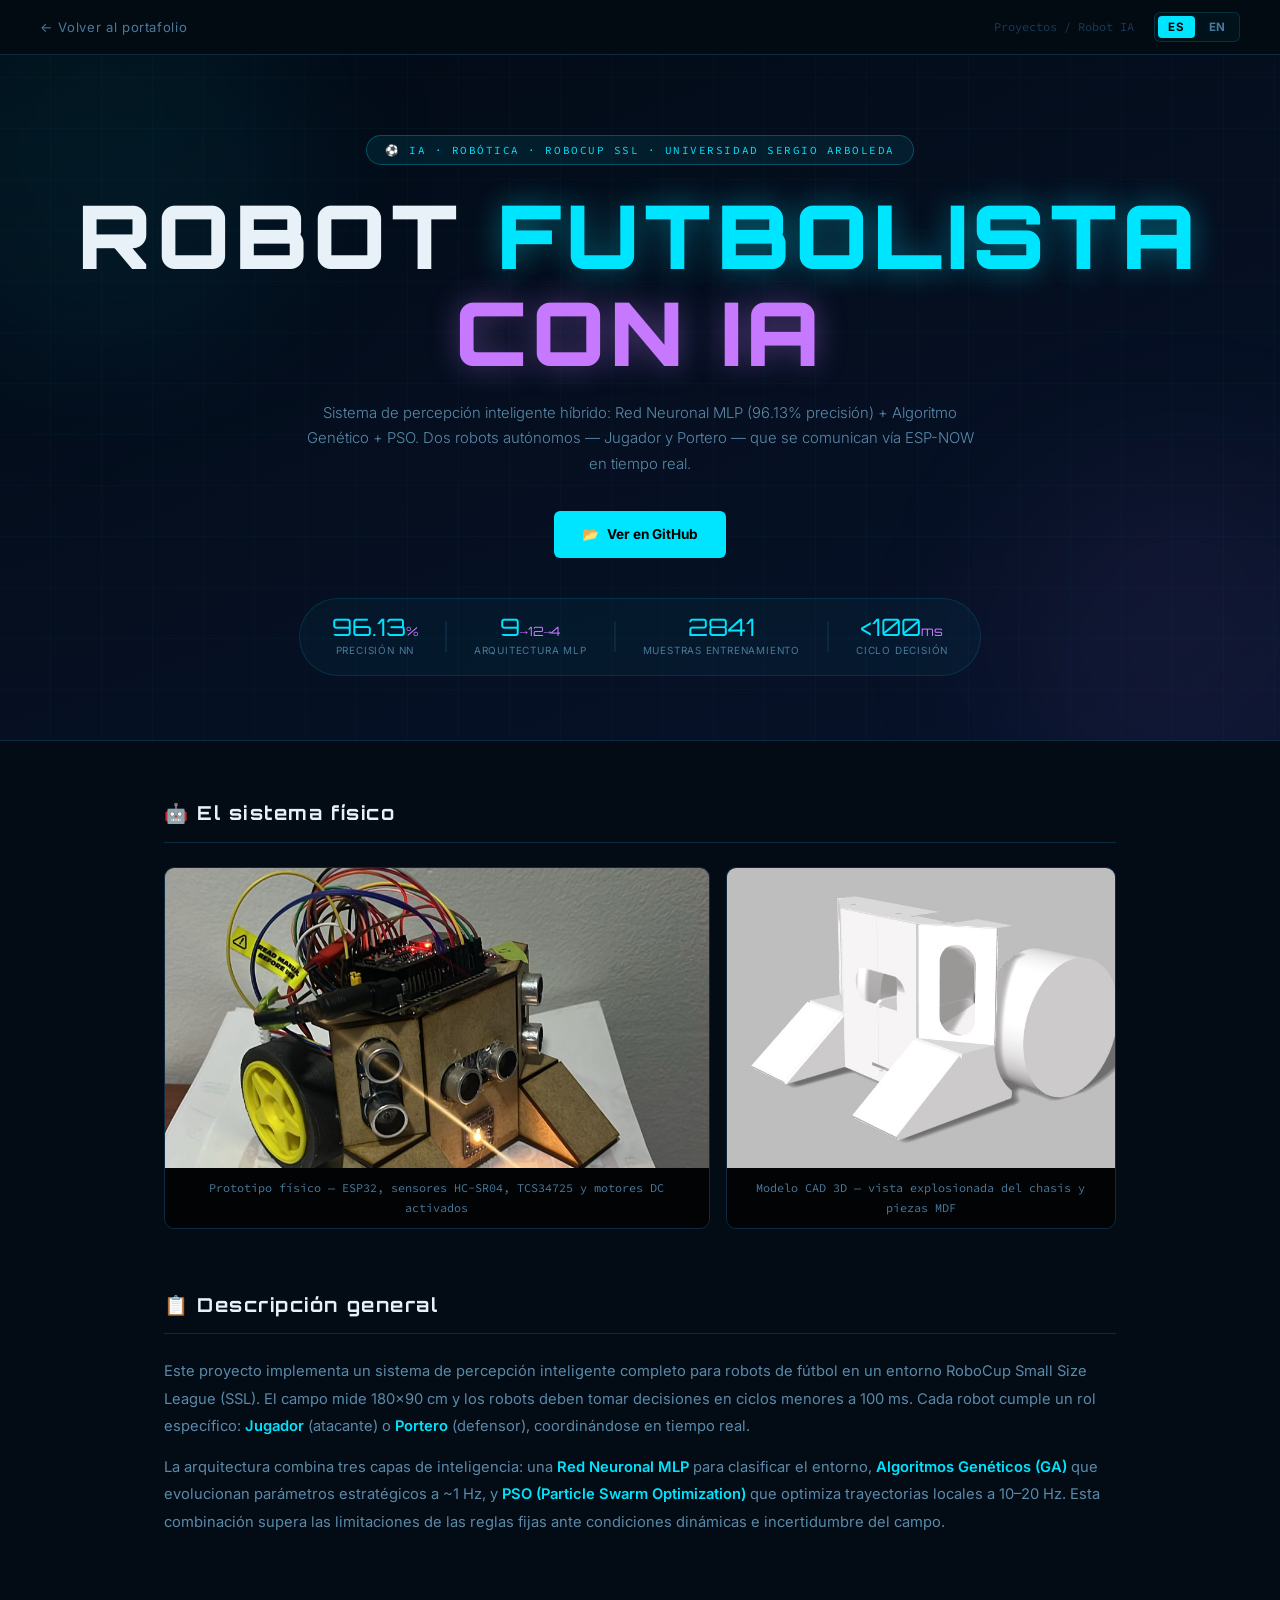
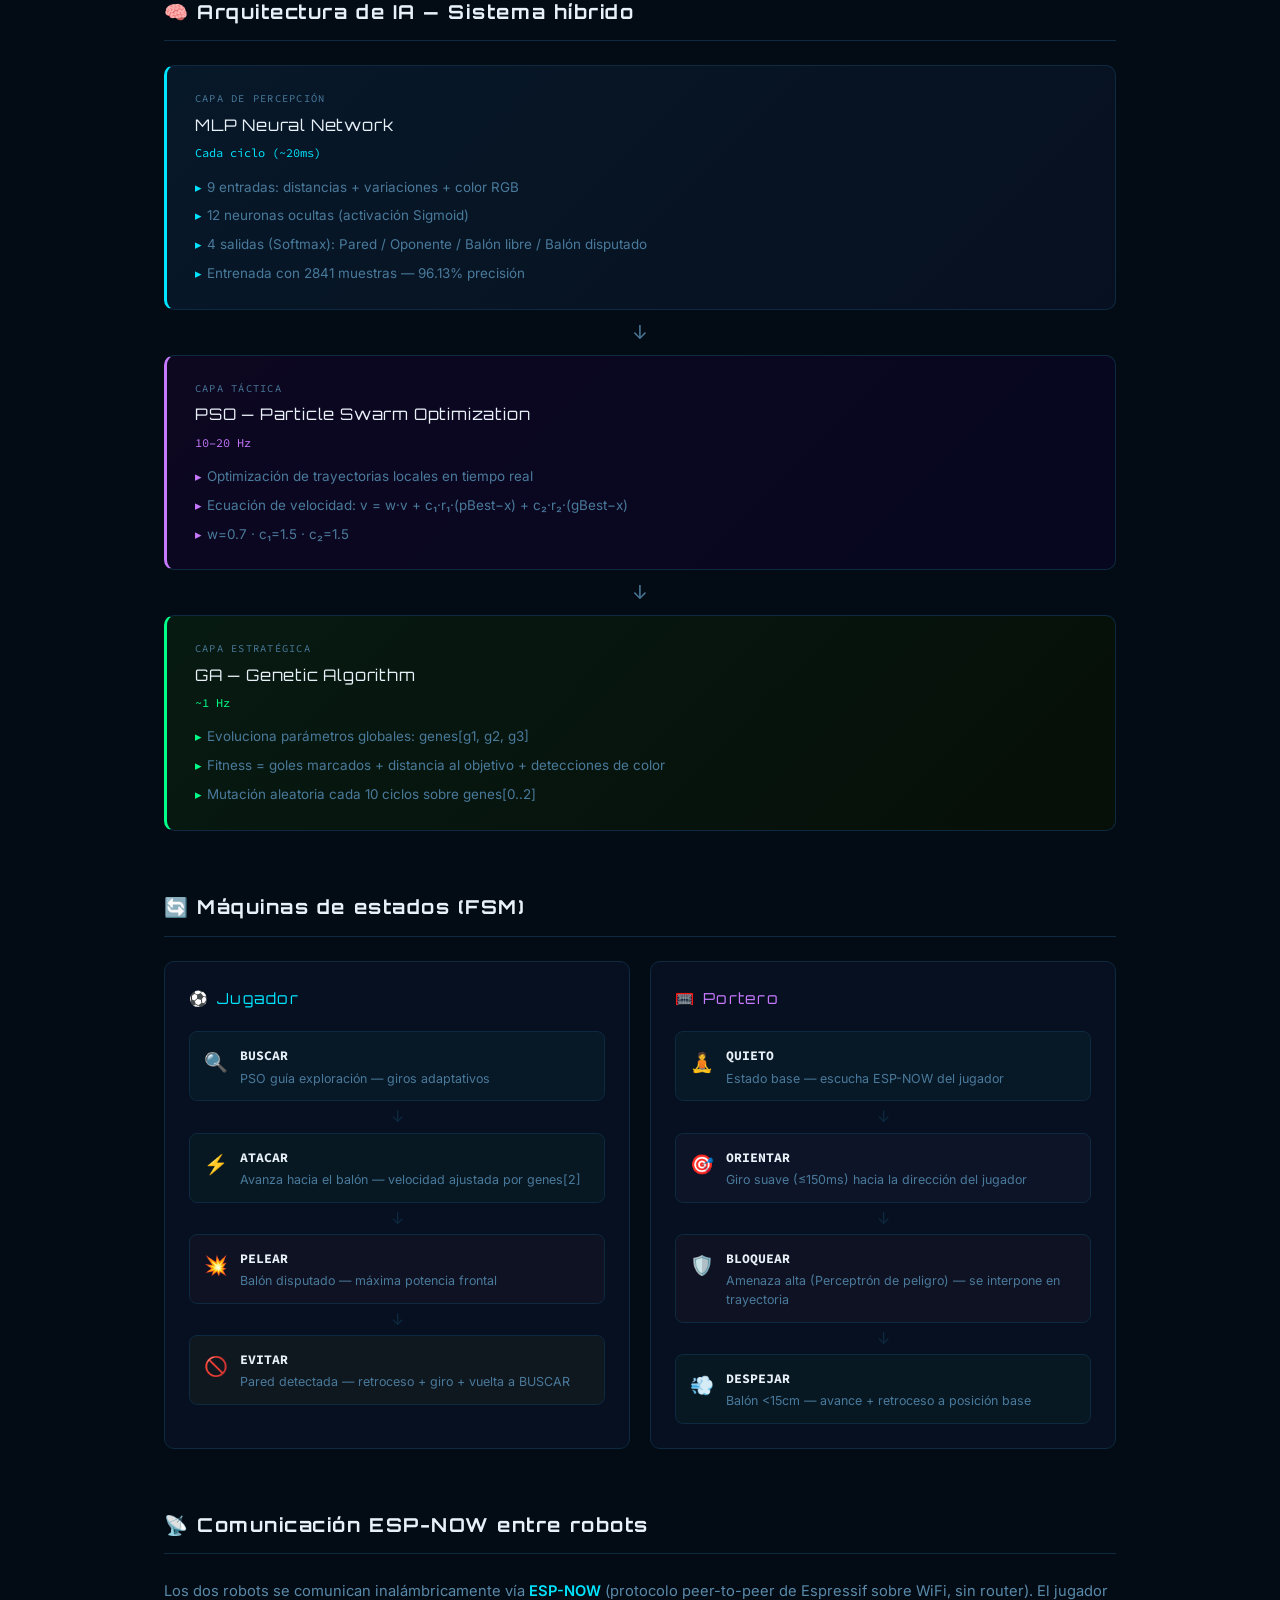
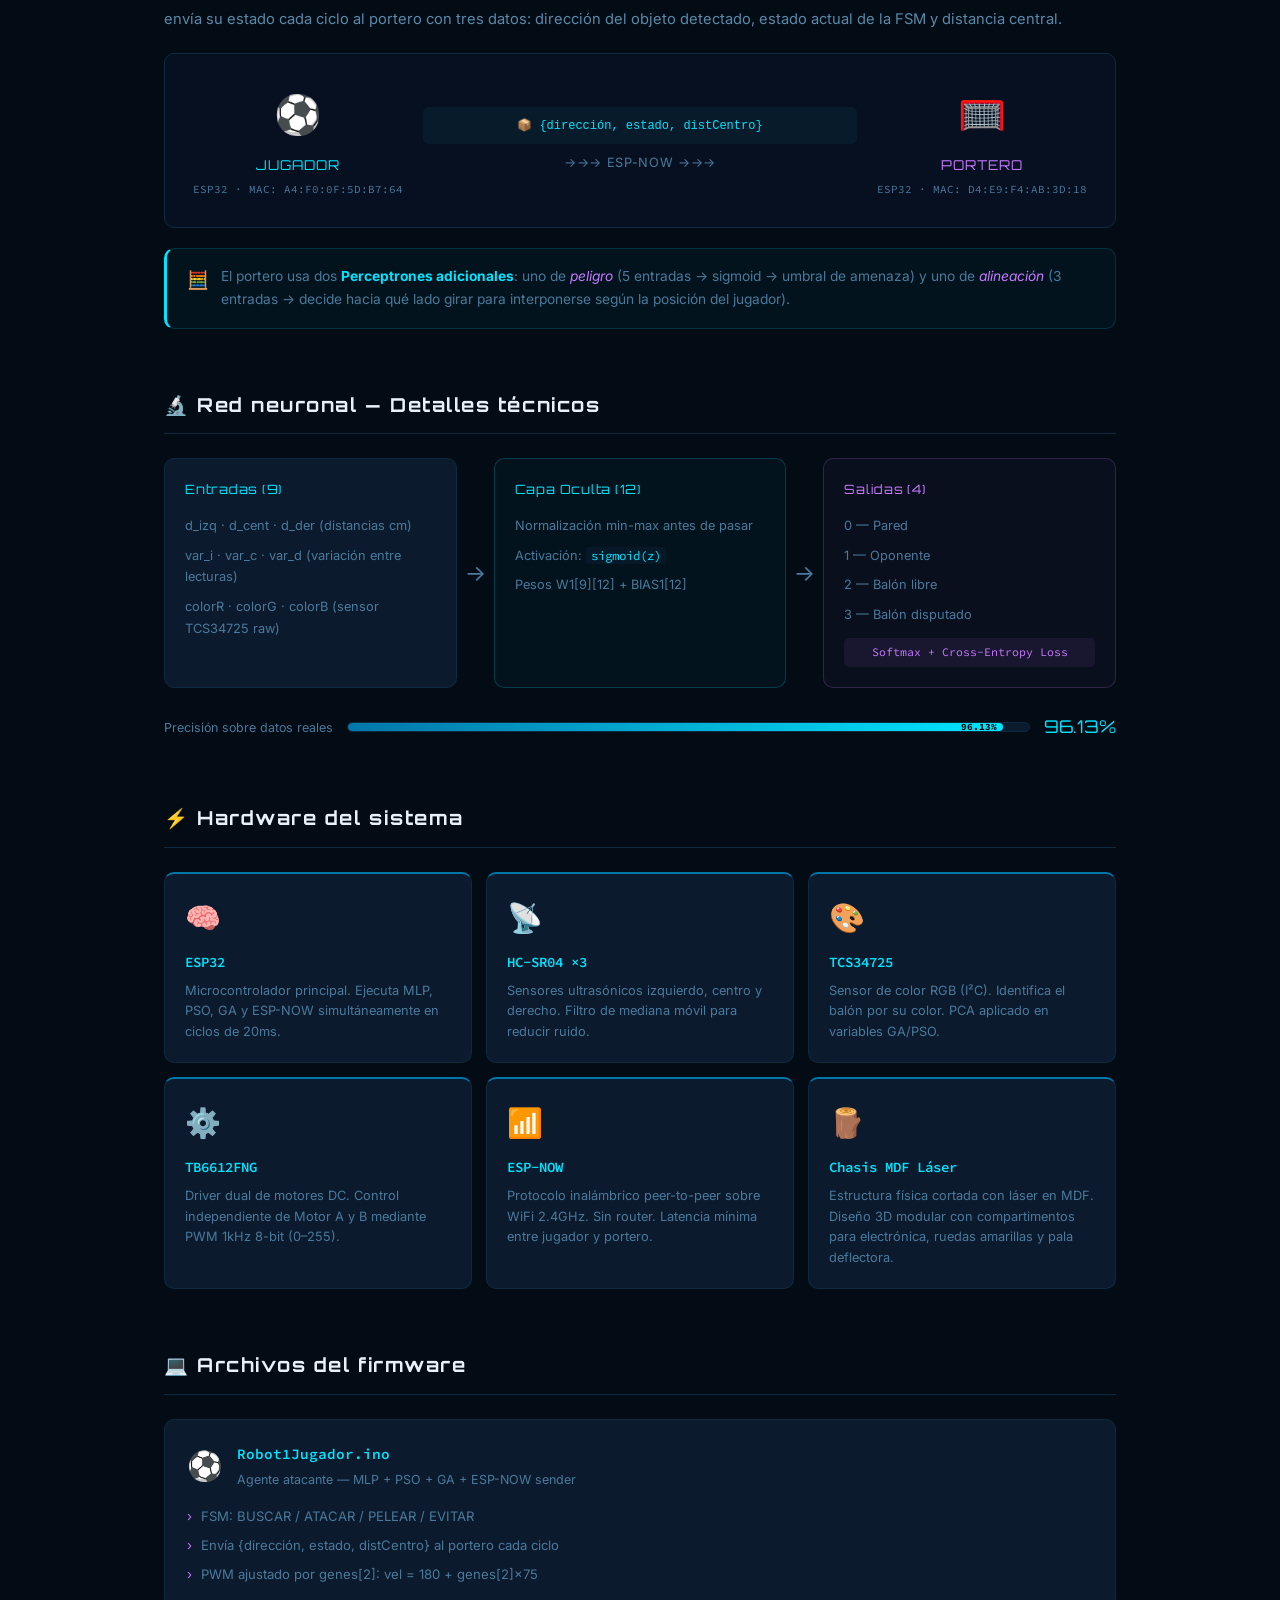
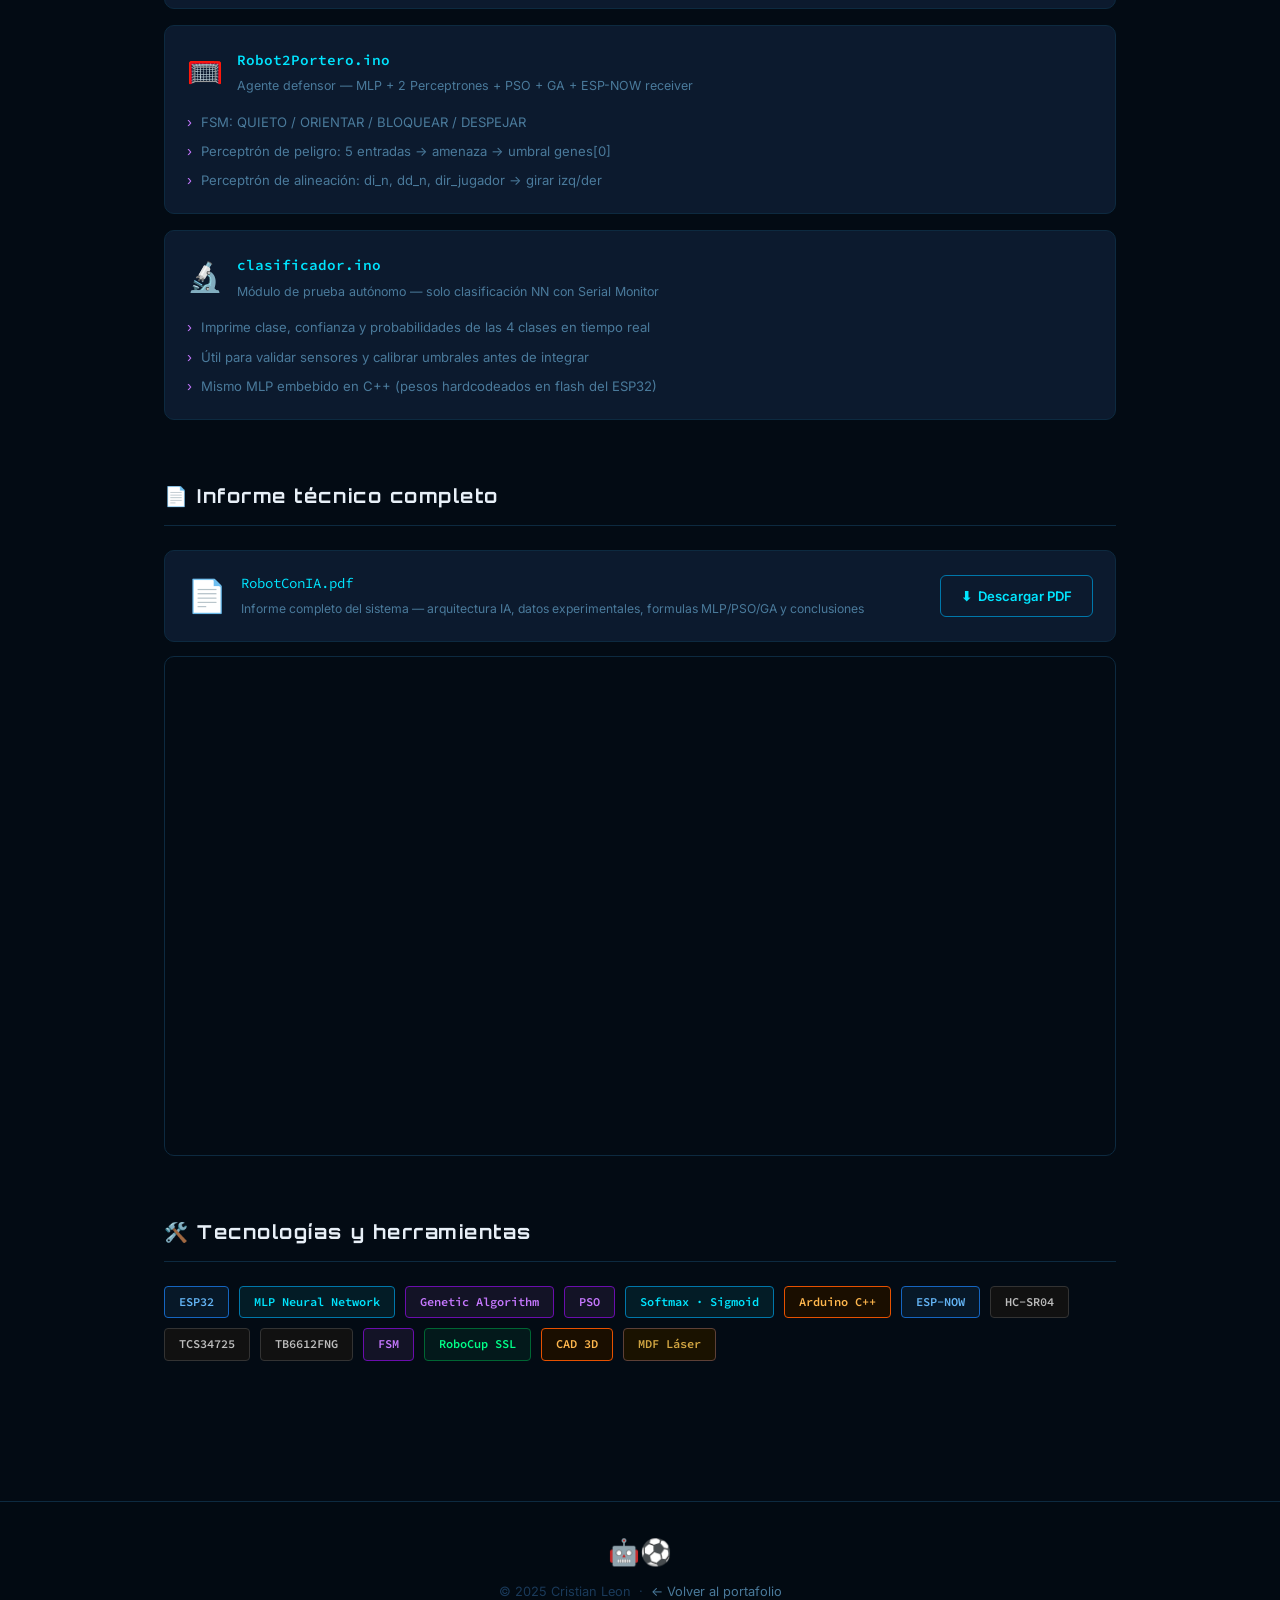
<file: proyectos/RobotsConIA/RobotsConIA.html>
<!DOCTYPE html>
<html lang="es">
<head>
  <meta charset="UTF-8"/>
  <meta name="viewport" content="width=device-width, initial-scale=1.0"/>
  <title>Robot Futbolista con IA</title>
  <link href="https://fonts.googleapis.com/css2?family=Orbitron:wght@400;600;700;900&family=Inter:wght@300;400;500;600&family=Source+Code+Pro:wght@400;600&display=swap" rel="stylesheet"/>
  <link rel="stylesheet" href="RobotsConIA.css"/>
</head>
<body>

  <nav class="topbar">
    <a href="../../index.html" class="back-btn">← <span data-es="Volver al portafolio" data-en="Back to portfolio">Volver al portafolio</span></a>
    <div class="topbar-right">
      <span class="breadcrumb">Proyectos / Robot IA</span>
      <div class="lang-switch">
        <button class="lang-btn active" onclick="setLang('es')">ES</button>
        <button class="lang-btn" onclick="setLang('en')">EN</button>
      </div>
    </div>
  </nav>

  <!-- HERO -->
  <header class="hero">
    <div class="hero-grid" aria-hidden="true"></div>
    <div class="hero-orb orb1" aria-hidden="true"></div>
    <div class="hero-orb orb2" aria-hidden="true"></div>
    <div class="hero-inner">
      <div class="hero-badge" data-es="⚽ IA · Robótica · RoboCup SSL · Universidad Sergio Arboleda" data-en="⚽ AI · Robotics · RoboCup SSL · Universidad Sergio Arboleda">⚽ IA · Robótica · RoboCup SSL · Universidad Sergio Arboleda</div>
      <h1>ROBOT <span class="accent-cyan">FUTBOLISTA</span><br/><span class="accent-purple">CON IA</span></h1>
      <p class="hero-subtitle"
         data-es="Sistema de percepción inteligente híbrido: Red Neuronal MLP (96.13% precisión) + Algoritmo Genético + PSO. Dos robots autónomos — Jugador y Portero — que se comunican vía ESP-NOW en tiempo real."
         data-en="Hybrid intelligent perception system: MLP Neural Network (96.13% accuracy) + Genetic Algorithm + PSO. Two autonomous robots — Player and Goalkeeper — communicating via ESP-NOW in real time.">
        Sistema de percepción inteligente híbrido: Red Neuronal MLP (96.13% precisión) + Algoritmo Genético + PSO. Dos robots autónomos — Jugador y Portero — que se comunican vía ESP-NOW en tiempo real.
      </p>
      <div class="hero-links">
        <a href="https://github.com/TesterLucy/RobotsConIA.git" target="_blank" class="btn-primary">📂 <span data-es="Ver en GitHub" data-en="View on GitHub">Ver en GitHub</span></a>
      </div>
      <div class="hero-stats">
        <div class="hstat"><span class="hstat-num">96.13<span class="hstat-unit">%</span></span><span class="hstat-label" data-es="Precisión NN" data-en="NN Accuracy">Precisión NN</span></div>
        <div class="hstat-sep">|</div>
        <div class="hstat"><span class="hstat-num">9<span class="hstat-unit">→12→4</span></span><span class="hstat-label" data-es="Arquitectura MLP" data-en="MLP Architecture">Arquitectura MLP</span></div>
        <div class="hstat-sep">|</div>
        <div class="hstat"><span class="hstat-num">2841</span><span class="hstat-label" data-es="Muestras entrenamiento" data-en="Training samples">Muestras entrenamiento</span></div>
        <div class="hstat-sep">|</div>
        <div class="hstat"><span class="hstat-num">&lt;100<span class="hstat-unit">ms</span></span><span class="hstat-label" data-es="Ciclo decisión" data-en="Decision cycle">Ciclo decisión</span></div>
      </div>
    </div>
  </header>

  <main class="content">

    <!-- GALERIA -->
    <section class="section" data-animate>
      <h2 class="section-title" data-es="🤖 El sistema físico" data-en="🤖 The Physical System">🤖 El sistema físico</h2>
      <div class="gallery">
        <div class="gallery-item main-img">
          <img src="RobotConIA.jpeg" alt="Robot con IA físico encendido"/>
          <div class="img-caption" data-es="Prototipo físico — ESP32, sensores HC-SR04, TCS34725 y motores DC activados" data-en="Physical prototype — ESP32, HC-SR04 sensors, TCS34725 and active DC motors">Prototipo físico — ESP32, sensores HC-SR04, TCS34725 y motores DC activados</div>
        </div>
        <div class="gallery-item">
          <img src="RobotConIA3D.jpeg" alt="Diseño 3D del robot con IA"/>
          <div class="img-caption" data-es="Modelo CAD 3D — vista explosionada del chasis y piezas MDF" data-en="3D CAD model — exploded view of MDF chassis and parts">Modelo CAD 3D — vista explosionada del chasis y piezas MDF</div>
        </div>
      </div>
    </section>

    <!-- DESCRIPCION -->
    <section class="section" data-animate>
      <h2 class="section-title" data-es="📋 Descripción general" data-en="📋 Overview">📋 Descripción general</h2>
      <div class="prose">
        <p data-es="Este proyecto implementa un sistema de percepción inteligente completo para robots de fútbol en un entorno RoboCup Small Size League (SSL). El campo mide 180×90 cm y los robots deben tomar decisiones en ciclos menores a 100 ms. Cada robot cumple un rol específico: <strong>Jugador</strong> (atacante) o <strong>Portero</strong> (defensor), coordinándose en tiempo real."
           data-en="This project implements a complete intelligent perception system for soccer robots in a RoboCup Small Size League (SSL) environment. The field measures 180×90 cm and robots must make decisions in cycles under 100 ms. Each robot fulfills a specific role: <strong>Player</strong> (attacker) or <strong>Goalkeeper</strong> (defender), coordinating in real time.">
          Este proyecto implementa un sistema de percepción inteligente completo para robots de fútbol en un entorno RoboCup Small Size League (SSL). El campo mide 180×90 cm y los robots deben tomar decisiones en ciclos menores a 100 ms. Cada robot cumple un rol específico: <strong>Jugador</strong> (atacante) o <strong>Portero</strong> (defensor), coordinándose en tiempo real.
        </p>
        <p data-es="La arquitectura combina tres capas de inteligencia: una <strong>Red Neuronal MLP</strong> para clasificar el entorno, <strong>Algoritmos Genéticos (GA)</strong> que evolucionan parámetros estratégicos a ~1 Hz, y <strong>PSO (Particle Swarm Optimization)</strong> que optimiza trayectorias locales a 10–20 Hz. Esta combinación supera las limitaciones de las reglas fijas ante condiciones dinámicas e incertidumbre del campo."
           data-en="The architecture combines three intelligence layers: an <strong>MLP Neural Network</strong> to classify the environment, <strong>Genetic Algorithms (GA)</strong> that evolve strategic parameters at ~1 Hz, and <strong>PSO (Particle Swarm Optimization)</strong> that optimizes local trajectories at 10–20 Hz. This combination overcomes the limitations of fixed rules under dynamic conditions and field uncertainty.">
          La arquitectura combina tres capas de inteligencia: una <strong>Red Neuronal MLP</strong> para clasificar el entorno, <strong>Algoritmos Genéticos (GA)</strong> que evolucionan parámetros estratégicos a ~1 Hz, y <strong>PSO (Particle Swarm Optimization)</strong> que optimiza trayectorias locales a 10–20 Hz. Esta combinación supera las limitaciones de las reglas fijas ante condiciones dinámicas e incertidumbre del campo.
        </p>
      </div>
    </section>

    <!-- ARQUITECTURA IA -->
    <section class="section" data-animate>
      <h2 class="section-title" data-es="🧠 Arquitectura de IA — Sistema híbrido" data-en="🧠 AI Architecture — Hybrid System">🧠 Arquitectura de IA — Sistema híbrido</h2>
      <div class="ai-layers">
        <div class="ai-layer layer-nn">
          <div class="layer-tag" data-es="Capa de Percepción" data-en="Perception Layer">Capa de Percepción</div>
          <div class="layer-title">MLP Neural Network</div>
          <div class="layer-freq" data-es="Cada ciclo (~20ms)" data-en="Every cycle (~20ms)">Cada ciclo (~20ms)</div>
          <ul class="layer-list">
            <li data-es="9 entradas: distancias + variaciones + color RGB" data-en="9 inputs: distances + variations + RGB color">9 entradas: distancias + variaciones + color RGB</li>
            <li data-es="12 neuronas ocultas (activación Sigmoid)" data-en="12 hidden neurons (Sigmoid activation)">12 neuronas ocultas (activación Sigmoid)</li>
            <li data-es="4 salidas (Softmax): Pared / Oponente / Balón libre / Balón disputado" data-en="4 outputs (Softmax): Wall / Opponent / Free ball / Contested ball">4 salidas (Softmax): Pared / Oponente / Balón libre / Balón disputado</li>
            <li data-es="Entrenada con 2841 muestras — 96.13% precisión" data-en="Trained on 2841 samples — 96.13% accuracy">Entrenada con 2841 muestras — 96.13% precisión</li>
          </ul>
        </div>
        <div class="layer-arrow">↓</div>
        <div class="ai-layer layer-pso">
          <div class="layer-tag" data-es="Capa Táctica" data-en="Tactical Layer">Capa Táctica</div>
          <div class="layer-title">PSO — Particle Swarm Optimization</div>
          <div class="layer-freq">10–20 Hz</div>
          <ul class="layer-list">
            <li data-es="Optimización de trayectorias locales en tiempo real" data-en="Real-time local trajectory optimization">Optimización de trayectorias locales en tiempo real</li>
            <li data-es="Ecuación de velocidad: v = w·v + c₁·r₁·(pBest−x) + c₂·r₂·(gBest−x)" data-en="Velocity equation: v = w·v + c₁·r₁·(pBest−x) + c₂·r₂·(gBest−x)">Ecuación de velocidad: v = w·v + c₁·r₁·(pBest−x) + c₂·r₂·(gBest−x)</li>
            <li>w=0.7 · c₁=1.5 · c₂=1.5</li>
          </ul>
        </div>
        <div class="layer-arrow">↓</div>
        <div class="ai-layer layer-ga">
          <div class="layer-tag" data-es="Capa Estratégica" data-en="Strategic Layer">Capa Estratégica</div>
          <div class="layer-title">GA — Genetic Algorithm</div>
          <div class="layer-freq">~1 Hz</div>
          <ul class="layer-list">
            <li data-es="Evoluciona parámetros globales: genes[g1, g2, g3]" data-en="Evolves global parameters: genes[g1, g2, g3]">Evoluciona parámetros globales: genes[g1, g2, g3]</li>
            <li data-es="Fitness = goles marcados + distancia al objetivo + detecciones de color" data-en="Fitness = goals scored + distance to target + color detections">Fitness = goles marcados + distancia al objetivo + detecciones de color</li>
            <li data-es="Mutación aleatoria cada 10 ciclos sobre genes[0..2]" data-en="Random mutation every 10 cycles on genes[0..2]">Mutación aleatoria cada 10 ciclos sobre genes[0..2]</li>
          </ul>
        </div>
      </div>
    </section>

    <!-- FSM STATES -->
    <section class="section" data-animate>
      <h2 class="section-title" data-es="🔄 Máquinas de estados (FSM)" data-en="🔄 Finite State Machines (FSM)">🔄 Máquinas de estados (FSM)</h2>
      <div class="fsm-grid">
        <div class="fsm-block">
          <div class="fsm-title robot-player">⚽ <span data-es="Jugador" data-en="Player">Jugador</span></div>
          <div class="fsm-states">
            <div class="fsm-state s-search">
              <span class="fsm-icon">🔍</span>
              <div><strong>BUSCAR</strong><p data-es="PSO guía exploración — giros adaptativos" data-en="PSO guides exploration — adaptive turns">PSO guía exploración — giros adaptativos</p></div>
            </div>
            <div class="fsm-arrow">↓</div>
            <div class="fsm-state s-attack">
              <span class="fsm-icon">⚡</span>
              <div><strong>ATACAR</strong><p data-es="Avanza hacia el balón — velocidad ajustada por genes[2]" data-en="Advances toward ball — speed adjusted by genes[2]">Avanza hacia el balón — velocidad ajustada por genes[2]</p></div>
            </div>
            <div class="fsm-arrow">↓</div>
            <div class="fsm-state s-fight">
              <span class="fsm-icon">💥</span>
              <div><strong>PELEAR</strong><p data-es="Balón disputado — máxima potencia frontal" data-en="Contested ball — maximum front power">Balón disputado — máxima potencia frontal</p></div>
            </div>
            <div class="fsm-arrow">↓</div>
            <div class="fsm-state s-avoid">
              <span class="fsm-icon">🚫</span>
              <div><strong>EVITAR</strong><p data-es="Pared detectada — retroceso + giro + vuelta a BUSCAR" data-en="Wall detected — back + turn + return to SEARCH">Pared detectada — retroceso + giro + vuelta a BUSCAR</p></div>
            </div>
          </div>
        </div>
        <div class="fsm-block">
          <div class="fsm-title robot-keeper">🥅 <span data-es="Portero" data-en="Goalkeeper">Portero</span></div>
          <div class="fsm-states">
            <div class="fsm-state s-quiet">
              <span class="fsm-icon">🧘</span>
              <div><strong>QUIETO</strong><p data-es="Estado base — escucha ESP-NOW del jugador" data-en="Base state — listens to ESP-NOW from player">Estado base — escucha ESP-NOW del jugador</p></div>
            </div>
            <div class="fsm-arrow">↓</div>
            <div class="fsm-state s-orient">
              <span class="fsm-icon">🎯</span>
              <div><strong>ORIENTAR</strong><p data-es="Giro suave (≤150ms) hacia la dirección del jugador" data-en="Soft turn (≤150ms) toward player direction">Giro suave (≤150ms) hacia la dirección del jugador</p></div>
            </div>
            <div class="fsm-arrow">↓</div>
            <div class="fsm-state s-block">
              <span class="fsm-icon">🛡️</span>
              <div><strong>BLOQUEAR</strong><p data-es="Amenaza alta (Perceptrón de peligro) — se interpone en trayectoria" data-en="High threat (Danger perceptron) — intercepts trajectory">Amenaza alta (Perceptrón de peligro) — se interpone en trayectoria</p></div>
            </div>
            <div class="fsm-arrow">↓</div>
            <div class="fsm-state s-clear">
              <span class="fsm-icon">💨</span>
              <div><strong>DESPEJAR</strong><p data-es="Balón &lt;15cm — avance + retroceso a posición base" data-en="Ball &lt;15cm — advance + return to base position">Balón &lt;15cm — avance + retroceso a posición base</p></div>
            </div>
          </div>
        </div>
      </div>
    </section>

    <!-- COMUNICACION ESP-NOW -->
    <section class="section" data-animate>
      <h2 class="section-title" data-es="📡 Comunicación ESP-NOW entre robots" data-en="📡 ESP-NOW Communication Between Robots">📡 Comunicación ESP-NOW entre robots</h2>
      <div class="prose">
        <p data-es="Los dos robots se comunican inalámbricamente vía <strong>ESP-NOW</strong> (protocolo peer-to-peer de Espressif sobre WiFi, sin router). El jugador envía su estado cada ciclo al portero con tres datos: dirección del objeto detectado, estado actual de la FSM y distancia central." data-en="Both robots communicate wirelessly via <strong>ESP-NOW</strong> (Espressif peer-to-peer protocol over WiFi, no router). The player sends its state every cycle to the goalkeeper with three data points: direction of detected object, current FSM state, and center distance.">
          Los dos robots se comunican inalámbricamente vía <strong>ESP-NOW</strong> (protocolo peer-to-peer de Espressif sobre WiFi, sin router). El jugador envía su estado cada ciclo al portero con tres datos: dirección del objeto detectado, estado actual de la FSM y distancia central.
        </p>
      </div>
      <div class="espnow-diagram">
        <div class="espnow-node node-player">
          <div class="node-icon">⚽</div>
          <div class="node-label" data-es="JUGADOR" data-en="PLAYER">JUGADOR</div>
          <div class="node-sub">ESP32 · MAC: A4:F0:0F:5D:B7:64</div>
        </div>
        <div class="espnow-link">
          <div class="espnow-msg">📦 <code>{dirección, estado, distCentro}</code></div>
          <div class="espnow-arrow">→→→ ESP-NOW →→→</div>
        </div>
        <div class="espnow-node node-keeper">
          <div class="node-icon">🥅</div>
          <div class="node-label" data-es="PORTERO" data-en="GOALKEEPER">PORTERO</div>
          <div class="node-sub">ESP32 · MAC: D4:E9:F4:AB:3D:18</div>
        </div>
      </div>
      <div class="callout">
        <span class="ci">🧮</span>
        <span data-es="El portero usa dos <strong>Perceptrones adicionales</strong>: uno de <em>peligro</em> (5 entradas → sigmoid → umbral de amenaza) y uno de <em>alineación</em> (3 entradas → decide hacia qué lado girar para interponerse según la posición del jugador)."
              data-en="The goalkeeper uses two <strong>additional Perceptrons</strong>: a <em>danger</em> one (5 inputs → sigmoid → threat threshold) and an <em>alignment</em> one (3 inputs → decides which side to turn to intercept based on player position).">
          El portero usa dos <strong>Perceptrones adicionales</strong>: uno de <em>peligro</em> (5 entradas → sigmoid → umbral de amenaza) y uno de <em>alineación</em> (3 entradas → decide hacia qué lado girar para interponerse según la posición del jugador).
        </span>
      </div>
    </section>

    <!-- RED NEURONAL DETALLE -->
    <section class="section" data-animate>
      <h2 class="section-title" data-es="🔬 Red neuronal — Detalles técnicos" data-en="🔬 Neural Network — Technical Details">🔬 Red neuronal — Detalles técnicos</h2>
      <div class="nn-detail-grid">
        <div class="nn-box">
          <div class="nn-box-title" data-es="Entradas (9)" data-en="Inputs (9)">Entradas (9)</div>
          <ul class="nn-list">
            <li>d_izq · d_cent · d_der <span data-es="(distancias cm)" data-en="(distances cm)">(distancias cm)</span></li>
            <li>var_i · var_c · var_d <span data-es="(variación entre lecturas)" data-en="(variation between readings)">(variación entre lecturas)</span></li>
            <li>colorR · colorG · colorB <span data-es="(sensor TCS34725 raw)" data-en="(TCS34725 raw sensor)">(sensor TCS34725 raw)</span></li>
          </ul>
        </div>
        <div class="nn-arrow-h">→</div>
        <div class="nn-box nn-hidden">
          <div class="nn-box-title" data-es="Capa Oculta (12)" data-en="Hidden Layer (12)">Capa Oculta (12)</div>
          <ul class="nn-list">
            <li data-es="Normalización min-max antes de pasar" data-en="Min-max normalization before passing">Normalización min-max antes de pasar</li>
            <li>Activación: <code>sigmoid(z)</code></li>
            <li data-es="Pesos W1[9][12] + BIAS1[12]" data-en="Weights W1[9][12] + BIAS1[12]">Pesos W1[9][12] + BIAS1[12]</li>
          </ul>
        </div>
        <div class="nn-arrow-h">→</div>
        <div class="nn-box nn-output">
          <div class="nn-box-title" data-es="Salidas (4)" data-en="Outputs (4)">Salidas (4)</div>
          <ul class="nn-list">
            <li>0 — <span data-es="Pared" data-en="Wall">Pared</span></li>
            <li>1 — <span data-es="Oponente" data-en="Opponent">Oponente</span></li>
            <li>2 — <span data-es="Balón libre" data-en="Free ball">Balón libre</span></li>
            <li>3 — <span data-es="Balón disputado" data-en="Contested ball">Balón disputado</span></li>
          </ul>
          <div class="nn-softmax">Softmax + Cross-Entropy Loss</div>
        </div>
      </div>
      <div class="accuracy-bar-wrap">
        <span class="accuracy-label" data-es="Precisión sobre datos reales" data-en="Accuracy on real data">Precisión sobre datos reales</span>
        <div class="accuracy-bar"><div class="accuracy-fill" data-target="96.13">0%</div></div>
        <span class="accuracy-val">96.13%</span>
      </div>
    </section>

    <!-- HARDWARE -->
    <section class="section" data-animate>
      <h2 class="section-title" data-es="⚡ Hardware del sistema" data-en="⚡ System Hardware">⚡ Hardware del sistema</h2>
      <div class="hw-grid">
        <div class="hw-card">
          <div class="hw-icon">🧠</div>
          <div class="hw-name">ESP32</div>
          <div class="hw-desc" data-es="Microcontrolador principal. Ejecuta MLP, PSO, GA y ESP-NOW simultáneamente en ciclos de 20ms." data-en="Main microcontroller. Runs MLP, PSO, GA and ESP-NOW simultaneously in 20ms cycles.">Microcontrolador principal. Ejecuta MLP, PSO, GA y ESP-NOW simultáneamente en ciclos de 20ms.</div>
        </div>
        <div class="hw-card">
          <div class="hw-icon">📡</div>
          <div class="hw-name">HC-SR04 ×3</div>
          <div class="hw-desc" data-es="Sensores ultrasónicos izquierdo, centro y derecho. Filtro de mediana móvil para reducir ruido." data-en="Left, center and right ultrasonic sensors. Moving median filter to reduce noise.">Sensores ultrasónicos izquierdo, centro y derecho. Filtro de mediana móvil para reducir ruido.</div>
        </div>
        <div class="hw-card">
          <div class="hw-icon">🎨</div>
          <div class="hw-name">TCS34725</div>
          <div class="hw-desc" data-es="Sensor de color RGB (I²C). Identifica el balón por su color. PCA aplicado en variables GA/PSO." data-en="RGB color sensor (I²C). Identifies the ball by color. PCA applied on GA/PSO variables.">Sensor de color RGB (I²C). Identifica el balón por su color. PCA aplicado en variables GA/PSO.</div>
        </div>
        <div class="hw-card">
          <div class="hw-icon">⚙️</div>
          <div class="hw-name">TB6612FNG</div>
          <div class="hw-desc" data-es="Driver dual de motores DC. Control independiente de Motor A y B mediante PWM 1kHz 8-bit (0–255)." data-en="Dual DC motor driver. Independent control of Motor A and B via 1kHz 8-bit PWM (0–255).">Driver dual de motores DC. Control independiente de Motor A y B mediante PWM 1kHz 8-bit (0–255).</div>
        </div>
        <div class="hw-card">
          <div class="hw-icon">📶</div>
          <div class="hw-name">ESP-NOW</div>
          <div class="hw-desc" data-es="Protocolo inalámbrico peer-to-peer sobre WiFi 2.4GHz. Sin router. Latencia mínima entre jugador y portero." data-en="Wireless peer-to-peer protocol over 2.4GHz WiFi. No router. Minimum latency between player and goalkeeper.">Protocolo inalámbrico peer-to-peer sobre WiFi 2.4GHz. Sin router. Latencia mínima entre jugador y portero.</div>
        </div>
        <div class="hw-card">
          <div class="hw-icon">🪵</div>
          <div class="hw-name" data-es="Chasis MDF Láser" data-en="Laser MDF Chassis">Chasis MDF Láser</div>
          <div class="hw-desc" data-es="Estructura física cortada con láser en MDF. Diseño 3D modular con compartimentos para electrónica, ruedas amarillas y pala deflectora." data-en="Physical structure laser-cut in MDF. 3D modular design with compartments for electronics, yellow wheels and deflector blade.">Estructura física cortada con láser en MDF. Diseño 3D modular con compartimentos para electrónica, ruedas amarillas y pala deflectora.</div>
        </div>
      </div>
    </section>

    <!-- ARCHIVOS INO -->
    <section class="section" data-animate>
      <h2 class="section-title" data-es="💻 Archivos del firmware" data-en="💻 Firmware Files">💻 Archivos del firmware</h2>
      <div class="ino-files">
        <div class="ino-card">
          <div class="ino-header">
            <span class="ino-icon">⚽</span>
            <div>
              <div class="ino-name">Robot1Jugador.ino</div>
              <div class="ino-desc" data-es="Agente atacante — MLP + PSO + GA + ESP-NOW sender" data-en="Attacking agent — MLP + PSO + GA + ESP-NOW sender">Agente atacante — MLP + PSO + GA + ESP-NOW sender</div>
            </div>
          </div>
          <ul class="ino-features">
            <li data-es="FSM: BUSCAR / ATACAR / PELEAR / EVITAR" data-en="FSM: SEARCH / ATTACK / FIGHT / AVOID">FSM: BUSCAR / ATACAR / PELEAR / EVITAR</li>
            <li data-es="Envía {dirección, estado, distCentro} al portero cada ciclo" data-en="Sends {direction, state, centerDist} to goalkeeper every cycle">Envía {dirección, estado, distCentro} al portero cada ciclo</li>
            <li data-es="PWM ajustado por genes[2]: vel = 180 + genes[2]×75" data-en="PWM adjusted by genes[2]: vel = 180 + genes[2]×75">PWM ajustado por genes[2]: vel = 180 + genes[2]×75</li>
          </ul>
        </div>
        <div class="ino-card">
          <div class="ino-header">
            <span class="ino-icon">🥅</span>
            <div>
              <div class="ino-name">Robot2Portero.ino</div>
              <div class="ino-desc" data-es="Agente defensor — MLP + 2 Perceptrones + PSO + GA + ESP-NOW receiver" data-en="Defending agent — MLP + 2 Perceptrons + PSO + GA + ESP-NOW receiver">Agente defensor — MLP + 2 Perceptrones + PSO + GA + ESP-NOW receiver</div>
            </div>
          </div>
          <ul class="ino-features">
            <li data-es="FSM: QUIETO / ORIENTAR / BLOQUEAR / DESPEJAR" data-en="FSM: IDLE / ORIENT / BLOCK / CLEAR">FSM: QUIETO / ORIENTAR / BLOQUEAR / DESPEJAR</li>
            <li data-es="Perceptrón de peligro: 5 entradas → amenaza → umbral genes[0]" data-en="Danger perceptron: 5 inputs → threat → genes[0] threshold">Perceptrón de peligro: 5 entradas → amenaza → umbral genes[0]</li>
            <li data-es="Perceptrón de alineación: di_n, dd_n, dir_jugador → girar izq/der" data-en="Alignment perceptron: di_n, dd_n, player_dir → turn left/right">Perceptrón de alineación: di_n, dd_n, dir_jugador → girar izq/der</li>
          </ul>
        </div>
        <div class="ino-card">
          <div class="ino-header">
            <span class="ino-icon">🔬</span>
            <div>
              <div class="ino-name">clasificador.ino</div>
              <div class="ino-desc" data-es="Módulo de prueba autónomo — solo clasificación NN con Serial Monitor" data-en="Autonomous test module — NN classification only with Serial Monitor">Módulo de prueba autónomo — solo clasificación NN con Serial Monitor</div>
            </div>
          </div>
          <ul class="ino-features">
            <li data-es="Imprime clase, confianza y probabilidades de las 4 clases en tiempo real" data-en="Prints class, confidence and probabilities of all 4 classes in real time">Imprime clase, confianza y probabilidades de las 4 clases en tiempo real</li>
            <li data-es="Útil para validar sensores y calibrar umbrales antes de integrar" data-en="Useful for validating sensors and calibrating thresholds before integration">Útil para validar sensores y calibrar umbrales antes de integrar</li>
            <li data-es="Mismo MLP embebido en C++ (pesos hardcodeados en flash del ESP32)" data-en="Same MLP embedded in C++ (weights hardcoded in ESP32 flash)">Mismo MLP embebido en C++ (pesos hardcodeados en flash del ESP32)</li>
          </ul>
        </div>
      </div>
    </section>

    <!-- PDF -->
    <section class="section" id="section-pdf" data-animate>
      <h2 class="section-title" data-es="📄 Informe técnico completo" data-en="📄 Full Technical Report">📄 Informe técnico completo</h2>
      <div class="pdf-block">
        <div class="pdf-info">
          <span class="pdf-icon">📄</span>
          <div>
            <div class="pdf-name">RobotConIA.pdf</div>
            <div class="pdf-desc" data-es="Informe completo del sistema — arquitectura IA, datos experimentales, formulas MLP/PSO/GA y conclusiones" data-en="Full system report — AI architecture, experimental data, MLP/PSO/GA formulas and conclusions">Informe completo del sistema — arquitectura IA, datos experimentales, formulas MLP/PSO/GA y conclusiones</div>
          </div>
        </div>
        <a href="RobotConIA.pdf" target="_blank" class="btn-download">⬇ <span data-es="Descargar PDF" data-en="Download PDF">Descargar PDF</span></a>
      </div>
      <div class="pdf-viewer">
        <iframe src="RobotConIA.pdf" title="RobotConIA Informe PDF"></iframe>
      </div>
    </section>

    <!-- TECNOLOGIAS -->
    <section class="section" data-animate>
      <h2 class="section-title" data-es="🛠️ Tecnologías y herramientas" data-en="🛠️ Technologies & Tools">🛠️ Tecnologías y herramientas</h2>
      <div class="tech-tags">
        <span class="tech-tag tag-blue">ESP32</span>
        <span class="tech-tag tag-cyan">MLP Neural Network</span>
        <span class="tech-tag tag-purple">Genetic Algorithm</span>
        <span class="tech-tag tag-purple">PSO</span>
        <span class="tech-tag tag-cyan">Softmax · Sigmoid</span>
        <span class="tech-tag tag-orange">Arduino C++</span>
        <span class="tech-tag tag-blue">ESP-NOW</span>
        <span class="tech-tag tag-gray">HC-SR04</span>
        <span class="tech-tag tag-gray">TCS34725</span>
        <span class="tech-tag tag-gray">TB6612FNG</span>
        <span class="tech-tag tag-purple">FSM</span>
        <span class="tech-tag tag-green">RoboCup SSL</span>
        <span class="tech-tag tag-orange">CAD 3D</span>
        <span class="tech-tag tag-wood">MDF Láser</span>
      </div>
    </section>

  </main>

  <footer class="footer">
    <div class="footer-icon">🤖⚽</div>
    <span>© 2025 Cristian Leon &nbsp;·&nbsp;</span>
    <a href="../../index.html">← <span data-es="Volver al portafolio" data-en="Back to portfolio">Volver al portafolio</span></a>
  </footer>

  <script src="RobotsConIA.js"></script>
</body>
</html>
</file>
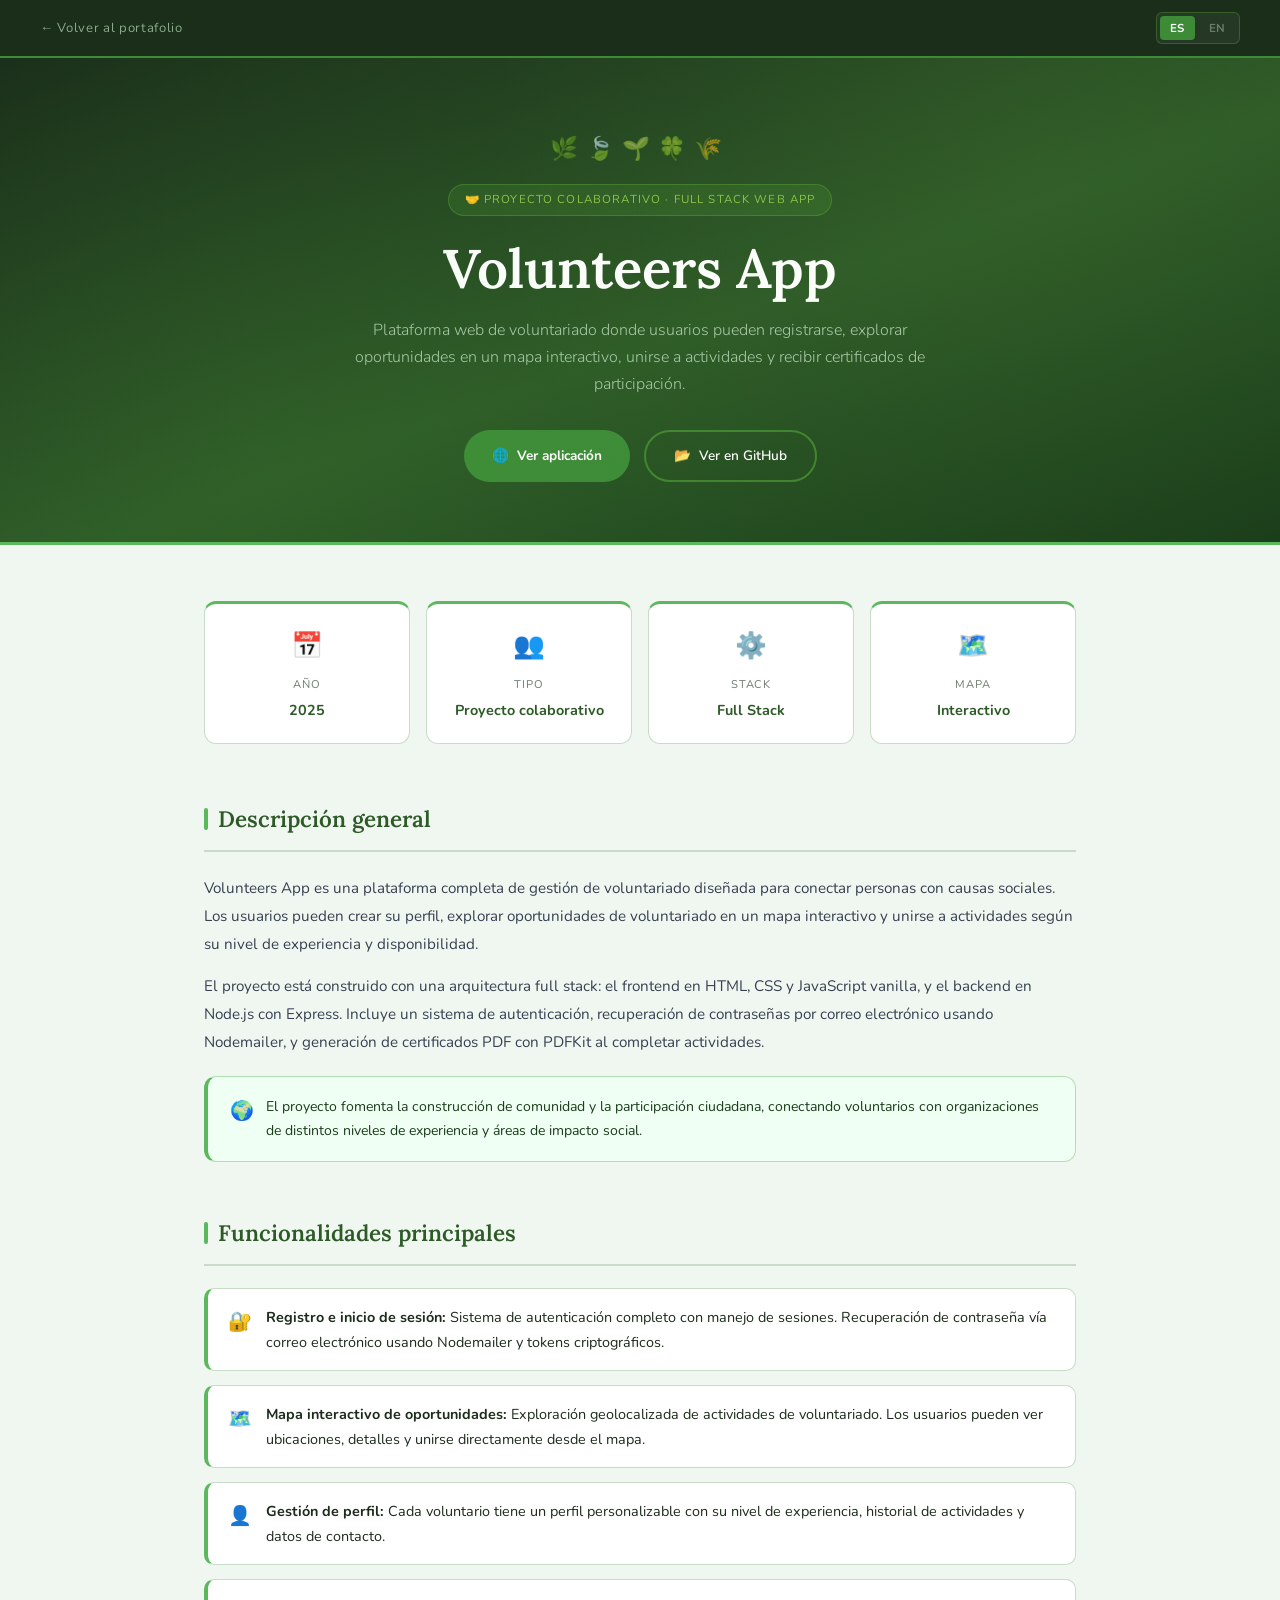
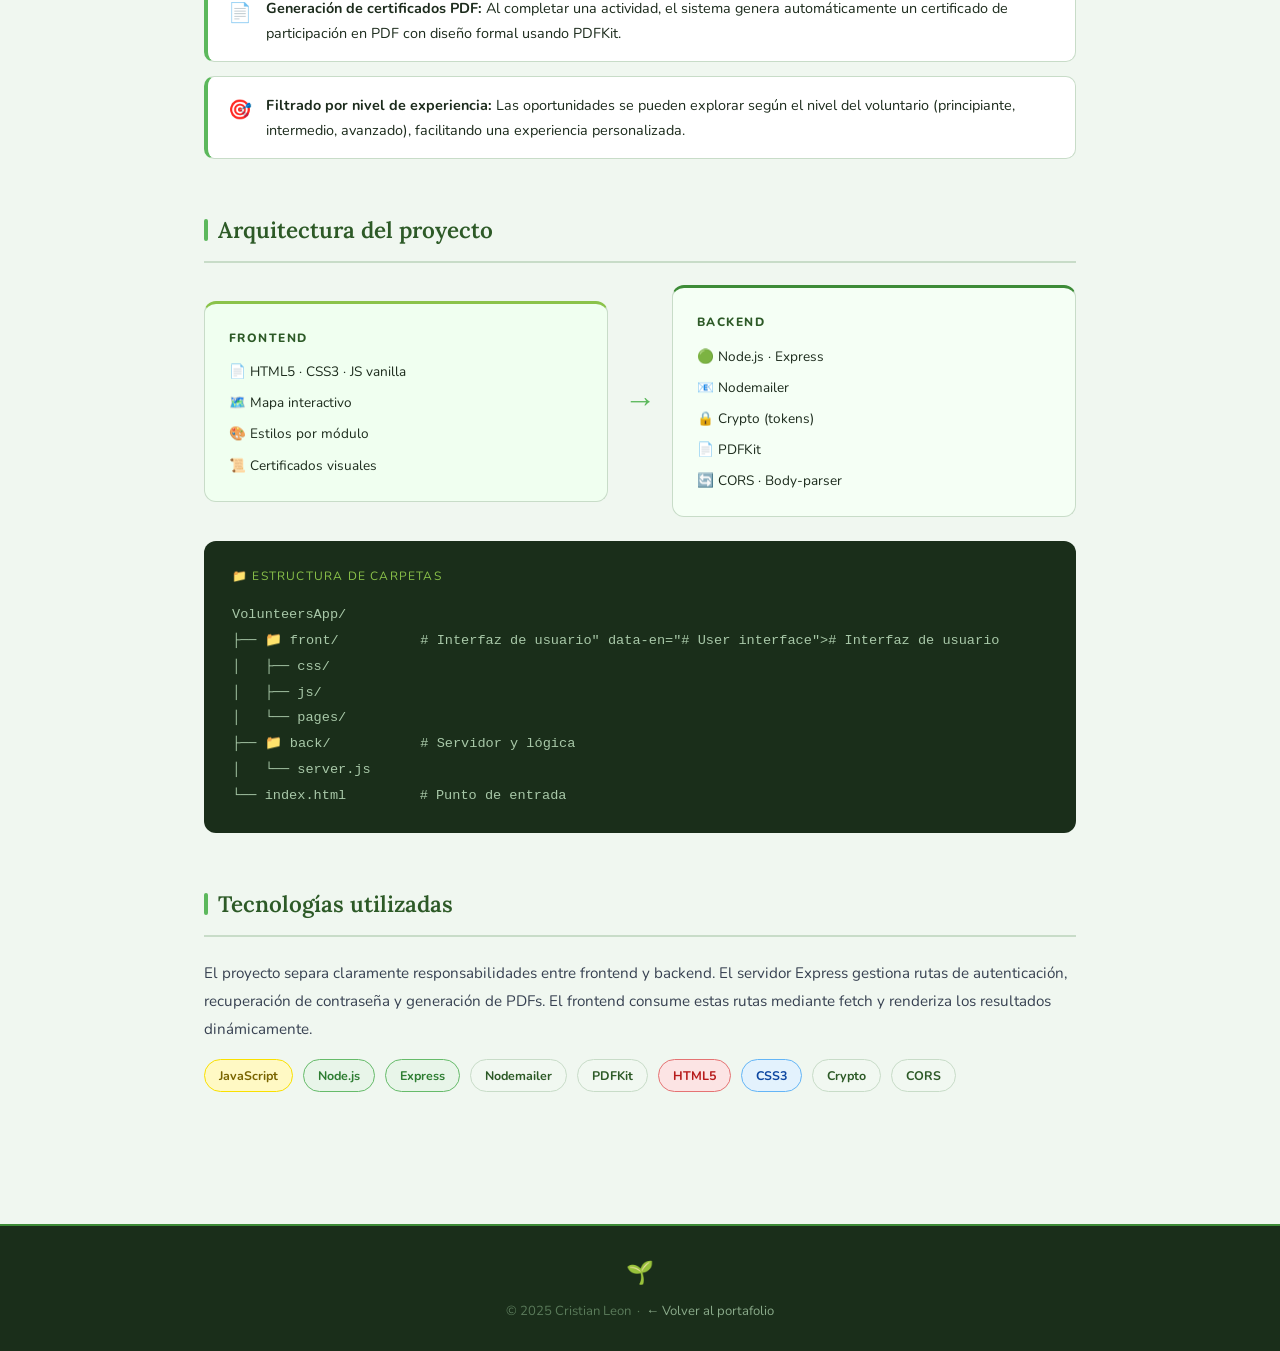
<file: proyectos/Voluntareado/Voluntareado.html>
<!DOCTYPE html>
<html lang="es">
<head>
  <meta charset="UTF-8" />
  <meta name="viewport" content="width=device-width, initial-scale=1.0"/>
  <title>Volunteers App</title>
  <link href="https://fonts.googleapis.com/css2?family=Nunito:wght@300;400;600;700;800&family=Lora:wght@400;600&family=Source+Code+Pro&display=swap" rel="stylesheet"/>
  <link rel="stylesheet" href="Voluntareado.css"/>
</head>
<body>

  <nav class="topbar">
    <a href="../../index.html" class="back-btn">← <span data-es="Volver al portafolio" data-en="Back to portfolio">Volver al portafolio</span></a>
    <div class="topbar-right">
      <span class="breadcrumb"></span>
      <div class="lang-switch">
        <button class="lang-btn active" onclick="setLang('es')">ES</button>
        <button class="lang-btn" onclick="setLang('en')">EN</button>
      </div>
    </div>
  </nav>

  <header class="hero">
    <div class="hero-leaves" aria-hidden="true">🌿🍃🌱🍀🌾</div>
    <div class="hero-badge" data-es="🤝 Proyecto Colaborativo · Full Stack Web App" data-en="🤝 Collaborative Project · Full Stack Web App">🤝 Proyecto Colaborativo · Full Stack Web App</div>
    <h1 data-es="Volunteers App" data-en="Volunteers App">Volunteers App</h1>
    <p class="hero-subtitle"
       data-es="Plataforma web de voluntariado donde usuarios pueden registrarse, explorar oportunidades en un mapa interactivo, unirse a actividades y recibir certificados de participación."
       data-en="Volunteering web platform where users can register, explore opportunities on an interactive map, join activities and receive participation certificates.">
      Plataforma web de voluntariado donde usuarios pueden registrarse, explorar oportunidades en un mapa interactivo, unirse a actividades y recibir certificados de participación.
    </p>
    <div class="hero-links">
      <a href="#" target="_blank" class="btn-primary">🌐 <span data-es="Ver aplicación" data-en="View app">Ver aplicación</span></a>
      <a href="https://github.com/TesterLucy/VolunteersApp" target="_blank" class="btn-outline">📂 <span data-es="Ver en GitHub" data-en="View on GitHub">Ver en GitHub</span></a>
    </div>
  </header>

  <main class="content">

    <div class="meta-grid">
      <div class="meta-card">
        <div class="meta-icon">📅</div>
        <div class="meta-label" data-es="Año" data-en="Year">Año</div>
        <div class="meta-value">2025</div>
      </div>
      <div class="meta-card">
        <div class="meta-icon">👥</div>
        <div class="meta-label" data-es="Tipo" data-en="Type">Tipo</div>
        <div class="meta-value" data-es="Proyecto colaborativo" data-en="Team project">Proyecto colaborativo</div>
      </div>
      <div class="meta-card">
        <div class="meta-icon">⚙️</div>
        <div class="meta-label" data-es="Stack" data-en="Stack">Stack</div>
        <div class="meta-value">Full Stack</div>
      </div>
      <div class="meta-card">
        <div class="meta-icon">🗺️</div>
        <div class="meta-label" data-es="Mapa" data-en="Map">Mapa</div>
        <div class="meta-value">Interactivo</div>
      </div>
    </div>

    <!-- DESCRIPCION -->
    <section class="section" data-animate>
      <h2 class="section-title" data-es="Descripción general" data-en="Overview">Descripción general</h2>
      <div class="prose">
        <p data-es="Volunteers App es una plataforma completa de gestión de voluntariado diseñada para conectar personas con causas sociales. Los usuarios pueden crear su perfil, explorar oportunidades de voluntariado en un mapa interactivo y unirse a actividades según su nivel de experiencia y disponibilidad."
           data-en="Volunteers App is a complete volunteering management platform designed to connect people with social causes. Users can create their profile, explore volunteering opportunities on an interactive map and join activities based on their experience level and availability.">
          Volunteers App es una plataforma completa de gestión de voluntariado diseñada para conectar personas con causas sociales. Los usuarios pueden crear su perfil, explorar oportunidades de voluntariado en un mapa interactivo y unirse a actividades según su nivel de experiencia y disponibilidad.
        </p>
        <p data-es="El proyecto está construido con una arquitectura full stack: el frontend en HTML, CSS y JavaScript vanilla, y el backend en Node.js con Express. Incluye un sistema de autenticación, recuperación de contraseñas por correo electrónico usando Nodemailer, y generación de certificados PDF con PDFKit al completar actividades."
           data-en="The project is built with a full stack architecture: frontend in HTML, CSS and vanilla JavaScript, and backend in Node.js with Express. It includes an authentication system, email-based password recovery using Nodemailer, and PDF certificate generation with PDFKit upon completing activities.">
          El proyecto está construido con una arquitectura full stack: el frontend en HTML, CSS y JavaScript vanilla, y el backend en Node.js con Express. Incluye un sistema de autenticación, recuperación de contraseñas por correo electrónico usando Nodemailer, y generación de certificados PDF con PDFKit al completar actividades.
        </p>
      </div>
      <div class="callout">
        <span class="ci">🌍</span>
        <span data-es="El proyecto fomenta la construcción de comunidad y la participación ciudadana, conectando voluntarios con organizaciones de distintos niveles de experiencia y áreas de impacto social."
              data-en="The project fosters community building and civic participation, connecting volunteers with organizations across different experience levels and social impact areas.">
          El proyecto fomenta la construcción de comunidad y la participación ciudadana, conectando voluntarios con organizaciones de distintos niveles de experiencia y áreas de impacto social.
        </span>
      </div>
    </section>

    <!-- FUNCIONALIDADES -->
    <section class="section" data-animate>
      <h2 class="section-title" data-es="Funcionalidades principales" data-en="Main Features">Funcionalidades principales</h2>
      <ul class="feature-list">
        <li>
          <span class="fi">🔐</span>
          <span data-es="<strong>Registro e inicio de sesión:</strong> Sistema de autenticación completo con manejo de sesiones. Recuperación de contraseña vía correo electrónico usando Nodemailer y tokens criptográficos."
                data-en="<strong>Register & login:</strong> Complete authentication system with session management. Password recovery via email using Nodemailer and cryptographic tokens.">
            <strong>Registro e inicio de sesión:</strong> Sistema de autenticación completo con manejo de sesiones. Recuperación de contraseña vía correo electrónico usando Nodemailer y tokens criptográficos.
          </span>
        </li>
        <li>
          <span class="fi">🗺️</span>
          <span data-es="<strong>Mapa interactivo de oportunidades:</strong> Exploración geolocalizada de actividades de voluntariado. Los usuarios pueden ver ubicaciones, detalles y unirse directamente desde el mapa."
                data-en="<strong>Interactive opportunity map:</strong> Geolocated exploration of volunteering activities. Users can see locations, details and join directly from the map.">
            <strong>Mapa interactivo de oportunidades:</strong> Exploración geolocalizada de actividades de voluntariado. Los usuarios pueden ver ubicaciones, detalles y unirse directamente desde el mapa.
          </span>
        </li>
        <li>
          <span class="fi">👤</span>
          <span data-es="<strong>Gestión de perfil:</strong> Cada voluntario tiene un perfil personalizable con su nivel de experiencia, historial de actividades y datos de contacto."
                data-en="<strong>Profile management:</strong> Each volunteer has a customizable profile with their experience level, activity history and contact information.">
            <strong>Gestión de perfil:</strong> Cada voluntario tiene un perfil personalizable con su nivel de experiencia, historial de actividades y datos de contacto.
          </span>
        </li>
        <li>
          <span class="fi">📄</span>
          <span data-es="<strong>Generación de certificados PDF:</strong> Al completar una actividad, el sistema genera automáticamente un certificado de participación en PDF con diseño formal usando PDFKit."
                data-en="<strong>PDF certificate generation:</strong> Upon completing an activity, the system automatically generates a formal participation certificate in PDF using PDFKit.">
            <strong>Generación de certificados PDF:</strong> Al completar una actividad, el sistema genera automáticamente un certificado de participación en PDF con diseño formal usando PDFKit.
          </span>
        </li>
        <li>
          <span class="fi">🎯</span>
          <span data-es="<strong>Filtrado por nivel de experiencia:</strong> Las oportunidades se pueden explorar según el nivel del voluntario (principiante, intermedio, avanzado), facilitando una experiencia personalizada."
                data-en="<strong>Experience level filtering:</strong> Opportunities can be explored based on the volunteer's level (beginner, intermediate, advanced), enabling a personalized experience.">
            <strong>Filtrado por nivel de experiencia:</strong> Las oportunidades se pueden explorar según el nivel del voluntario (principiante, intermedio, avanzado), facilitando una experiencia personalizada.
          </span>
        </li>
      </ul>
    </section>

    <!-- ARQUITECTURA -->
    <section class="section" data-animate>
      <h2 class="section-title" data-es="Arquitectura del proyecto" data-en="Project Architecture">Arquitectura del proyecto</h2>

      <div class="arch-grid">
        <div class="arch-card frontend">
          <div class="arch-label">Frontend</div>
          <ul>
            <li>📄 HTML5 · CSS3 · JS vanilla</li>
            <li>🗺️ <span data-es="Mapa interactivo" data-en="Interactive map">Mapa interactivo</span></li>
            <li>🎨 <span data-es="Estilos por módulo" data-en="Module-based styles">Estilos por módulo</span></li>
            <li>📜 <span data-es="Certificados visuales" data-en="Visual certificates">Certificados visuales</span></li>
          </ul>
        </div>
        <div class="arch-arrow">→</div>
        <div class="arch-card backend">
          <div class="arch-label">Backend</div>
          <ul>
            <li>🟢 Node.js · Express</li>
            <li>📧 Nodemailer</li>
            <li>🔒 Crypto <span data-es="(tokens)" data-en="(tokens)">(tokens)</span></li>
            <li>📄 PDFKit</li>
            <li>🔄 CORS · Body-parser</li>
          </ul>
        </div>
      </div>

      <div class="folder-tree">
        <div class="tree-title">📁 <span data-es="Estructura de carpetas" data-en="Folder structure">Estructura de carpetas</span></div>
        <pre>
VolunteersApp/
├── 📁 front/          <span data-es"># Interfaz de usuario" data-en="# User interface"># Interfaz de usuario</span>
│   ├── css/
│   ├── js/
│   └── pages/
├── 📁 back/           <span data-es="# Servidor y lógica" data-en="# Server & logic"># Servidor y lógica</span>
│   └── server.js
└── index.html         <span data-es="# Punto de entrada" data-en="# Entry point"># Punto de entrada</span></pre>
      </div>
    </section>

    <!-- TECNOLOGIAS -->
    <section class="section" data-animate>
      <h2 class="section-title" data-es="Tecnologías utilizadas" data-en="Technologies Used">Tecnologías utilizadas</h2>
      <div class="prose">
        <p data-es="El proyecto separa claramente responsabilidades entre frontend y backend. El servidor Express gestiona rutas de autenticación, recuperación de contraseña y generación de PDFs. El frontend consume estas rutas mediante fetch y renderiza los resultados dinámicamente."
           data-en="The project clearly separates responsibilities between frontend and backend. The Express server manages authentication routes, password recovery and PDF generation. The frontend consumes these routes via fetch and renders results dynamically.">
          El proyecto separa claramente responsabilidades entre frontend y backend. El servidor Express gestiona rutas de autenticación, recuperación de contraseña y generación de PDFs. El frontend consume estas rutas mediante fetch y renderiza los resultados dinámicamente.
        </p>
      </div>
      <div class="tech-tags">
        <span class="tech-tag tag-js">JavaScript</span>
        <span class="tech-tag tag-node">Node.js</span>
        <span class="tech-tag tag-node">Express</span>
        <span class="tech-tag tag-green">Nodemailer</span>
        <span class="tech-tag tag-green">PDFKit</span>
        <span class="tech-tag tag-html">HTML5</span>
        <span class="tech-tag tag-css">CSS3</span>
        <span class="tech-tag tag-green">Crypto</span>
        <span class="tech-tag tag-green">CORS</span>
      </div>
    </section>

  </main>

  <footer class="footer">
    <div class="footer-heart">🌱</div>
    <span>© 2025 Cristian Leon &nbsp;·&nbsp;</span>
    <a href="../../index.html">← <span data-es="Volver al portafolio" data-en="Back to portfolio">Volver al portafolio</span></a>
  </footer>

  <script src="Voluntareado.js"></script>
</body>
</html>
</file>
<file: styles.css>
*, *::before, *::after { box-sizing: border-box; margin: 0; padding: 0; }

:root {
  --navy:   #0a0f1e;
  --card:   #141c2f;
  --border: #1e2d4a;
  --cyan:   #00d4ff;
  --cyan2:  #0099cc;
  --silver: #c8d6e5;
  --white:  #f0f4ff;
  --muted:  #6b7fa3;
}

html { scroll-behavior: smooth; }

body {
  font-family: 'Inter', sans-serif;
  background: var(--navy);
  color: var(--white);
  min-height: 100vh;
}

/* HEADER */
header {
  display: flex;
  align-items: center;
  justify-content: space-between;
  padding: 18px 48px;
  position: sticky;
  top: 0;
  z-index: 100;
  background: rgba(10,15,30,0.85);
  backdrop-filter: blur(12px);
  border-bottom: 1px solid var(--border);
}

.logo-wrap { display: flex; align-items: center; gap: 12px; }
.logo-wrap img { height: 44px; width: auto; }

.logo-text { font-size: 1rem; font-weight: 600; color: var(--white); }
.logo-text span {
  display: block;
  font-size: 0.7rem;
  font-weight: 300;
  color: var(--cyan);
  letter-spacing: 0.15em;
  text-transform: uppercase;
}

.header-tag {
  font-size: 0.78rem;
  color: var(--muted);
  border: 1px solid var(--border);
  padding: 4px 12px;
  border-radius: 20px;
}

/* HERO */
.hero {
  display: flex;
  flex-direction: column;
  align-items: center;
  padding: 80px 24px 60px;
  text-align: center;
  position: relative;
  overflow: hidden;
}

.hero::before {
  content: '';
  position: absolute;
  top: -120px; left: 50%;
  transform: translateX(-50%);
  width: 600px; height: 600px;
  background: radial-gradient(circle, rgba(0,212,255,0.08) 0%, transparent 70%);
  pointer-events: none;
}

.hero-logo {
  width: 120px;
  margin-bottom: 26px;
  filter: drop-shadow(0 0 18px rgba(0,212,255,0.35));
}

.hero h1 {
  font-size: clamp(2rem, 5vw, 3rem);
  font-weight: 700;
  background: linear-gradient(135deg, var(--white) 40%, var(--cyan));
  -webkit-background-clip: text;
  -webkit-text-fill-color: transparent;
  background-clip: text;
  margin-bottom: 14px;
}

.hero p {
  font-size: 1rem;
  color: var(--silver);
  max-width: 480px;
  line-height: 1.7;
  margin-bottom: 32px;
}

/* HERO BADGES — reemplaza el bloque .hero-badge antiguo */
.hero-badge {
  display: flex;
  flex-wrap: wrap;
  justify-content: center;
  gap: 10px;
  background: none;
  border: none;
  padding: 0;
}
.badge {
  background: rgba(0,212,255,0.08);
  border: 1px solid rgba(0,212,255,0.22);
  color: var(--cyan);
  padding: 6px 16px;
  border-radius: 20px;
  font-size: 0.8rem;
  font-weight: 500;
  letter-spacing: 0.03em;
  transition: background 0.2s, border-color 0.2s;
}
.badge:hover {
  background: rgba(0,212,255,0.14);
  border-color: rgba(0,212,255,0.4);
}

.dot {
  width: 7px; height: 7px;
  background: var(--cyan);
  border-radius: 50%;
  animation: pulse 1.8s infinite;
}

@keyframes pulse {
  0%,100% { opacity: 1; transform: scale(1); }
  50%      { opacity: 0.4; transform: scale(1.4); }
}

/* SECTION TITLE */
.section-title { text-align: center; margin-bottom: 48px; }
.section-title h2 { font-size: 1.6rem; font-weight: 700; margin-bottom: 8px; }
.section-title p { color: var(--muted); font-size: 0.9rem; }

.divider {
  width: 50px; height: 3px;
  background: linear-gradient(90deg, var(--cyan), transparent);
  margin: 14px auto 0;
  border-radius: 2px;
}

/* PROJECTS */
#projects {
  padding: 30px 48px 80px;
  max-width: 1200px;
  margin: 0 auto;
}

.project-grid {
  display: grid;
  grid-template-columns: repeat(auto-fit, minmax(300px, 1fr));
  gap: 26px;
}

/* CARD BASE */
.card {
  background: var(--card);
  border: 1px solid var(--border);
  border-radius: 14px;
  padding: 26px;
  transition: transform 0.25s, box-shadow 0.25s, border-color 0.25s;
  position: relative;
  overflow: hidden;
  display: flex;
  flex-direction: column;
  cursor: pointer;
}

.card::before {
  content: '';
  position: absolute;
  top: 0; left: 0; right: 0;
  height: 2px;
  opacity: 0;
  transition: opacity 0.3s;
}

.card:hover { transform: translateY(-5px); }
.card:hover::before { opacity: 1; }

.card-icon {
  width: 44px; height: 44px;
  border-radius: 10px;
  display: flex; align-items: center; justify-content: center;
  font-size: 1.3rem;
  margin-bottom: 16px;
  border: 1px solid rgba(255,255,255,0.08);
  background: rgba(255,255,255,0.05);
}

.card-badge {
  display: inline-block;
  font-size: 0.68rem;
  font-weight: 600;
  letter-spacing: 0.08em;
  text-transform: uppercase;
  border-radius: 20px;
  padding: 2px 10px;
  margin-bottom: 10px;
  color: var(--cyan);
  background: rgba(0,212,255,0.08);
  border: 1px solid rgba(0,212,255,0.2);
}

.card h3 { font-size: 1.08rem; font-weight: 700; margin-bottom: 9px; }
.card p  { font-size: 0.86rem; color: var(--silver); line-height: 1.65; margin-bottom: 18px; flex-grow: 1; }

/* TAGS */
.tags { display: flex; flex-wrap: wrap; gap: 6px; margin-bottom: 20px; }
.tag {
  font-size: 0.7rem;
  color: var(--muted);
  background: rgba(255,255,255,0.04);
  border: 1px solid var(--border);
  border-radius: 6px;
  padding: 3px 9px;
}

/* FILES */
.files-label {
  font-size: 0.72rem;
  color: var(--muted);
  text-transform: uppercase;
  letter-spacing: 0.08em;
  margin-bottom: 8px;
}

.files-list { display: flex; flex-direction: column; gap: 6px; }

.file-item {
  display: flex;
  align-items: center;
  gap: 10px;
  background: rgba(255,255,255,0.03);
  border: 1px solid var(--border);
  border-radius: 8px;
  padding: 8px 12px;
  text-decoration: none;
  color: var(--silver);
  font-size: 0.82rem;
  transition: background 0.2s, border-color 0.2s, color 0.2s;
}

/* FOOTER */
footer {
  border-top: 1px solid var(--border);
  padding: 28px 48px;
  display: flex;
  align-items: center;
  justify-content: space-between;
  flex-wrap: wrap;
  gap: 12px;
}

footer p { font-size: 0.82rem; color: var(--muted); }
footer p span { color: var(--cyan); }

.footer-links { display: flex; gap: 20px; }
.footer-links a { font-size: 0.82rem; color: var(--muted); text-decoration: none; transition: color 0.2s; }
.footer-links a:hover { color: var(--cyan); }

/* RESPONSIVE */
@media (max-width: 640px) {
  header    { padding: 14px 20px; }
  #projects { padding: 20px 20px 60px; }
  footer    { padding: 20px; flex-direction: column; align-items: flex-start; }
}

/* ══════════════════════════════════════════
   ACENTOS POR PROYECTO
══════════════════════════════════════════ */

/* 1 — Moto / Carburadores → naranja industrial */
.card-moto::before { background: linear-gradient(90deg, #ff8c00, #cc5500, transparent); }
.card-moto:hover   { box-shadow: 0 16px 40px rgba(255,140,0,0.12); border-color: rgba(255,140,0,0.3); }
.card-moto .card-icon { background: rgba(255,140,0,0.1); border-color: rgba(255,140,0,0.25); }
.card-moto .card-badge { color: #ff8c00; background: rgba(255,140,0,0.08); border-color: rgba(255,140,0,0.2); }
.card-moto .file-item:hover { background: rgba(255,140,0,0.06); border-color: rgba(255,140,0,0.25); color: #ff8c00; }

/* 2 — Académico / Nota Final → azul índigo */
.card-academic::before { background: linear-gradient(90deg, #4a9eff, #1565c0, transparent); }
.card-academic:hover   { box-shadow: 0 16px 40px rgba(74,158,255,0.12); border-color: rgba(74,158,255,0.3); }
.card-academic .card-icon { background: rgba(74,158,255,0.1); border-color: rgba(74,158,255,0.25); }
.card-academic .card-badge { color: #4a9eff; background: rgba(74,158,255,0.08); border-color: rgba(74,158,255,0.2); }
.card-academic .file-item:hover { background: rgba(74,158,255,0.06); border-color: rgba(74,158,255,0.25); color: #4a9eff; }

/* 3 — Nómina → verde tecnológico */
.card-nomina::before { background: linear-gradient(90deg, #3d2b1f, #3d2b1f, transparent); }
.card-nomina:hover   { box-shadow: 0 16px 40px rgba(0,229,160,0.12); border-color: rgb(86, 60, 34); }
.card-nomina .card-icon { background: rgba(0,229,160,0.1); border-color: rgb(86, 60, 34); }
.card-nomina .card-badge { color: #b20909; background: rgba(0,229,160,0.08); border-color: rgb(86, 60, 34); }
.card-nomina .file-item:hover { background: rgba(0,229,160,0.06); border-color: rgb(86, 60, 34); color: #3d2b1f; }

/* 4 — Voluntariado → púrpura social */
.card-voluntariado::before { background: linear-gradient(90deg, #c678ff, #6a0dad, transparent); }
.card-voluntariado:hover   { box-shadow: 0 16px 40px rgba(198,120,255,0.12); border-color: rgba(198,120,255,0.3); }
.card-voluntariado .card-icon { background: rgba(198,120,255,0.1); border-color: rgba(198,120,255,0.25); }
.card-voluntariado .card-badge { color: #c678ff; background: rgba(198,120,255,0.08); border-color: rgba(198,120,255,0.2); }
.card-voluntariado .file-item:hover { background: rgba(198,120,255,0.06); border-color: rgba(198,120,255,0.25); color: #c678ff; }

/* 5 — Robots sin IA → azul robótico */
.card-robot::before { background: linear-gradient(90deg, #00cfff, #006688, transparent); }
.card-robot:hover   { box-shadow: 0 16px 40px rgba(0,207,255,0.12); border-color: rgba(0,207,255,0.3); }
.card-robot .card-icon { background: rgba(0,207,255,0.1); border-color: rgba(0,207,255,0.25); }
.card-robot .card-badge { color: #00cfff; background: rgba(0,207,255,0.08); border-color: rgba(0,207,255,0.2); }
.card-robot .file-item:hover { background: rgba(0,207,255,0.06); border-color: rgba(0,207,255,0.25); color: #00cfff; }

/* 6 — Robots con IA → cyan + purple (igual que su página) */
.card-ia::before { background: linear-gradient(90deg, #00e5ff, #c678ff, transparent); }
.card-ia:hover   { box-shadow: 0 16px 40px rgba(0,229,255,0.12); border-color: rgba(0,229,255,0.3); }
.card-ia .card-icon { background: rgba(0,229,255,0.1); border-color: rgba(0,229,255,0.25); }
.card-ia .card-badge { color: #00e5ff; background: rgba(0,229,255,0.08); border-color: rgba(0,229,255,0.2); }
.card-ia .file-item:hover { background: rgba(0,229,255,0.06); border-color: rgba(0,229,255,0.25); color: #00e5ff; }

/* 7 — PELE → verde matrix/terminal */
.card-pele::before { background: linear-gradient(90deg, #00ff41, #008f11, transparent); }
.card-pele:hover   { box-shadow: 0 16px 40px rgba(0,255,65,0.1); border-color: rgba(0,255,65,0.3); }
.card-pele .card-icon { background: rgba(0,255,65,0.08); border-color: rgba(0,255,65,0.25); }
.card-pele .card-badge { color: #00ff41; background: rgba(0,255,65,0.07); border-color: rgba(0,255,65,0.2); }
.card-pele .file-item:hover { background: rgba(0,255,65,0.05); border-color: rgba(0,255,65,0.25); color: #00ff41; }

/* LANG SWITCH */
.header-right { display: flex; align-items: center; gap: 14px; }

.lang-switch {
  display: flex; gap: 3px;
  background: rgba(0,212,255,0.04);
  border: 1px solid rgba(0,212,255,0.15);
  border-radius: 6px;
  padding: 3px;
}
.lang-btn {
  background: transparent;
  border: none;
  color: var(--muted);
  font-size: 0.72rem;
  font-weight: 700;
  padding: 3px 10px;
  border-radius: 4px;
  cursor: pointer;
  letter-spacing: 0.06em;
  transition: all 0.2s;
}
.lang-btn.active { background: var(--cyan); color: #000; }
.lang-btn:hover:not(.active) { color: var(--cyan); }

/* HERO BADGES */
.hero-badge {
  display: flex;
  flex-wrap: wrap;
  justify-content: center;
  gap: 10px;
}
.badge {
  background: rgba(0,212,255,0.08);
  border: 1px solid rgba(0,212,255,0.22);
  color: var(--cyan);
  padding: 6px 16px;
  border-radius: 20px;
  font-size: 0.8rem;
  font-weight: 500;
  letter-spacing: 0.03em;
  transition: background 0.2s, border-color 0.2s;
}
.badge:hover {
  background: rgba(0,212,255,0.14);
  border-color: rgba(0,212,255,0.4);
}
</file>
<file: proyectos/LenProDeepLearning/Lenguaje.css>
:root {
  --bg:          #020202;
  --surface:     #080808;
  --surface2:    #0e0e0e;
  --green:       #00ff41;
  --green-dim:   #008f11;
  --green-dark:  #003a06;
  --cyan:        #00cfff;
  --cyan-dim:    #006688;
  --purple:      #b967ff;
  --purple-dim:  #5a0099;
  --orange:      #ff8c00;
  --blue:        #4a9eff;
  --white:       #d4f0d4;
  --muted:       #3a6a3a;
  --border:      #0f1f0f;
  --border2:     #1a1a1a;
  --radius:      8px;
  --font-title:  'Orbitron', monospace;
  --font-mono:   'Share Tech Mono', monospace;
  --font-body:   'Inter', sans-serif;
}

*, *::before, *::after { box-sizing: border-box; margin: 0; padding: 0; }

body {
  font-family: var(--font-body);
  background: var(--bg);
  color: var(--white);
  line-height: 1.7;
  overflow-x: hidden;
}

/* ── TOPBAR ── */
.topbar {
  background: #010301;
  padding: 11px 40px;
  display: flex; align-items: center; justify-content: space-between;
  border-bottom: 1px solid var(--border);
  position: sticky; top: 0; z-index: 100;
  transition: box-shadow 0.3s;
}
.topbar .back-btn { color: var(--muted); text-decoration: none; font-family: var(--font-mono); font-size: 0.8rem; transition: color 0.2s; }
.topbar .back-btn:hover { color: var(--green); }
.topbar-right { display: flex; align-items: center; gap: 20px; }
.breadcrumb { font-family: var(--font-mono); font-size: 0.75rem; color: #1a3a1a; }
.bc-accent { color: var(--green); }

/* ── LANG SWITCH ── */
.lang-switch { display: flex; gap: 3px; background: rgba(0,255,65,0.03); border: 1px solid rgba(0,255,65,0.1); border-radius: 5px; padding: 3px; }
.lang-btn { background: transparent; border: none; color: var(--muted); font-size: 0.7rem; font-weight: 700; padding: 3px 9px; border-radius: 3px; cursor: pointer; font-family: var(--font-mono); letter-spacing: 0.06em; transition: all 0.2s; }
.lang-btn.active { background: var(--green); color: #000; }
.lang-btn:hover:not(.active) { color: var(--green); }

/* ── SCANLINES ── */
.scanlines {
  position: absolute; inset: 0; pointer-events: none; z-index: 0;
  background: repeating-linear-gradient(0deg, transparent, transparent 2px, rgba(0,255,65,0.015) 2px, rgba(0,255,65,0.015) 4px);
}

/* ── HERO ── */
.hero {
  position: relative;
  background: radial-gradient(ellipse at 20% 50%, rgba(0,255,65,0.04) 0%, transparent 60%),
              radial-gradient(ellipse at 80% 30%, rgba(0,207,255,0.03) 0%, transparent 50%),
              #020202;
  padding: 60px 40px 60px;
  overflow: hidden;
  border-bottom: 1px solid var(--border);
}
.hero-inner {
  position: relative; z-index: 1;
  max-width: 1100px; margin: 0 auto;
  display: grid; grid-template-columns: 1fr 1fr; gap: 50px; align-items: center;
}

/* Terminal window */
.terminal-window {
  border: 1px solid var(--green-dim);
  border-radius: 10px;
  overflow: hidden;
  box-shadow: 0 0 40px rgba(0,255,65,0.06), 0 0 80px rgba(0,255,65,0.02);
}
.terminal-bar {
  background: #0f1f0f;
  padding: 10px 14px;
  display: flex; align-items: center; gap: 7px;
}
.t-dot { width: 12px; height: 12px; border-radius: 50%; }
.td-red    { background: #ff5f57; }
.td-yellow { background: #febc2e; }
.td-green  { background: var(--green); box-shadow: 0 0 6px rgba(0,255,65,0.6); }
.t-title { flex: 1; text-align: center; font-family: var(--font-mono); font-size: 0.72rem; color: var(--muted); }
.terminal-body {
  background: #010a01;
  padding: 18px 20px;
  font-family: var(--font-mono);
  font-size: 0.82rem;
  line-height: 1.9;
}
.t-line { display: flex; align-items: baseline; gap: 8px; }
.t-prompt { color: var(--green); font-size: 0.9rem; }
.t-out { color: #3a7a3a; padding-left: 16px; }
.t-green { color: var(--green); }
.t-cyan  { color: var(--cyan); margin-top: 4px; }
.t-cursor {
  display: inline-block;
  background: var(--green);
  width: 8px; height: 16px;
  animation: blink 1.1s step-end infinite;
  vertical-align: text-bottom;
}
@keyframes blink { 0%, 100% { opacity: 1; } 50% { opacity: 0; } }

/* Hero content */
.hero-content { 
    
}
.hero-badge {
  display: inline-block;
  background: rgba(0,255,65,0.06);
  border: 1px solid rgba(0,255,65,0.2);
  color: var(--green-dim);
  font-size: 0.65rem;
  letter-spacing: 0.12em;
  text-transform: uppercase;
  padding: 4px 14px;
  border-radius: 20px;
  margin-bottom: 18px;
  font-family: var(--font-mono);
}
.hero h1 {
  font-family: var(--font-title);
  font-size: clamp(2.2rem, 4vw, 3.8rem);
  font-weight: 900;
  letter-spacing: 0.08em;
  line-height: 1.05;
  margin-bottom: 18px;
}
.h1-lang { font-size: 0.5em; color: var(--muted); display: block; letter-spacing: 0.2em; margin-bottom: 4px; }
.h1-name { color: var(--green); text-shadow: 0 0 40px rgba(0,255,65,0.5); }
.hero-sub { color: #2a5a2a; font-size: 0.88rem; line-height: 1.8; margin-bottom: 28px; font-weight: 300; }

/* Buttons */
.hero-links { display: flex; gap: 12px; flex-wrap: wrap; margin-bottom: 28px; }
.btn-primary { background: var(--green); color: #000; padding: 11px 26px; border-radius: 5px; font-size: 0.84rem; font-weight: 700; text-decoration: none; display: inline-flex; align-items: center; gap: 7px; font-family: var(--font-mono); transition: all 0.2s; }
.btn-primary:hover { background: #33ff66; transform: translateY(-2px); box-shadow: 0 4px 20px rgba(0,255,65,0.3); }

/* Stats */
.hero-stats {
  display: flex; flex-wrap: wrap; gap: 0;
  background: rgba(0,255,65,0.03);
  border: 1px solid rgba(0,255,65,0.1);
  border-radius: var(--radius);
  overflow: hidden;
}
.hs { display: flex; flex-direction: column; align-items: center; padding: 12px 16px; flex: 1; min-width: 80px; }
.hs-n { font-family: var(--font-title); font-size: 1rem; color: var(--green); letter-spacing: 0.05em; line-height: 1; }
.hs-l { font-size: 0.6rem; color: var(--muted); text-transform: uppercase; letter-spacing: 0.08em; margin-top: 3px; font-family: var(--font-mono); text-align: center; }
.hs-sep { display: flex; align-items: center; color: var(--border2); font-size: 0.8rem; padding: 0 4px; font-family: var(--font-mono); }

/* ── CONTENT ── */
.content { max-width: 1040px; margin: 0 auto; padding: 56px 24px 80px; }

/* ── SECTIONS ── */
.section { margin-bottom: 64px; opacity: 0; transform: translateY(20px); transition: opacity 0.5s ease, transform 0.5s ease; }
.section.visible { opacity: 1; transform: translateY(0); }
.section-title {
  font-family: var(--font-mono);
  font-size: 1rem;
  color: var(--green);
  letter-spacing: 0.08em;
  margin-bottom: 24px;
  padding-bottom: 12px;
  border-bottom: 1px solid var(--border);
}

/* ── PROSE ── */
.prose { color: #2a5a2a; font-size: 0.9rem; line-height: 1.85; }
.prose p { margin-bottom: 14px; }
.prose strong { color: var(--green); font-weight: 600; }
.prose code { background: #061006; color: var(--green); padding: 2px 6px; border-radius: 3px; font-size: 0.8rem; font-family: var(--font-mono); border: 1px solid var(--border); }

/* ── TWO COL ── */
.two-col { display: grid; grid-template-columns: 1.3fr 1fr; gap: 24px; align-items: start; }

/* Rule box */
.rule-box { background: var(--surface); border: 1px solid var(--border); border-left: 3px solid var(--green-dim); border-radius: var(--radius); padding: 22px; }
.rule-title { font-family: var(--font-mono); font-size: 0.8rem; color: var(--green); margin-bottom: 16px; letter-spacing: 0.06em; }
.rule-body { display: flex; flex-direction: column; gap: 10px; }
.rule-item { font-family: var(--font-mono); font-size: 0.8rem; display: flex; align-items: flex-start; gap: 8px; }
.ri-yes { color: var(--green); }
.ri-yes code { background: var(--green-dark); color: var(--green); border-color: var(--green-dim); }
.ri-no  { color: #555; }

/* ── PIPELINE ── */
.pipeline { display: flex; align-items: stretch; gap: 0; flex-wrap: wrap; overflow: hidden; border: 1px solid var(--border); border-radius: var(--radius); }
.pipe-step {
  flex: 1; min-width: 140px;
  background: var(--surface);
  padding: 22px 18px;
  border-right: 1px solid var(--border);
  transition: background 0.2s;
}
.pipe-step:last-child { border-right: none; }
.pipe-step:hover { background: var(--surface2); }
.ps-highlight { background: rgba(0,255,65,0.04); border-top: 2px solid var(--green-dim); }
.pipe-arrow { display: flex; align-items: center; color: var(--muted); font-size: 1rem; padding: 0 4px; background: var(--surface); }
.pipe-icon { font-size: 1.6rem; margin-bottom: 8px; }
.pipe-name { font-family: var(--font-mono); font-size: 0.8rem; color: var(--green); margin-bottom: 3px; }
.pipe-ext  { font-family: var(--font-mono); font-size: 0.65rem; color: var(--muted); margin-bottom: 8px; }
.pipe-desc { font-size: 0.76rem; color: #2a4a2a; line-height: 1.55; }

/* ── LIBS GRID ── */
.libs-grid { display: grid; grid-template-columns: repeat(auto-fill, minmax(230px, 1fr)); gap: 12px; }
.lib-card {
  background: var(--surface);
  border: 1px solid var(--border);
  border-radius: var(--radius);
  padding: 18px;
  transition: transform 0.2s, border-color 0.2s;
}
.lib-card:hover { transform: translateY(-2px); }
.lc-math    { border-top: 2px solid #3a8a2a; }
.lc-tensor  { border-top: 2px solid var(--cyan-dim); }
.lc-data    { border-top: 2px solid #6a4a00; }
.lc-ml      { border-top: 2px solid var(--purple-dim); }
.lc-nn      { border-top: 2px solid #880055; }
.lc-metrics { border-top: 2px solid #005588; }
.lc-losses  { border-top: 2px solid #884400; }
.lc-struct  { border-top: 2px solid #334400; }
.lc-plot    { border-top: 2px solid #006644; }

.lib-file { font-family: var(--font-mono); font-size: 0.78rem; color: var(--green); margin-bottom: 3px; }
.lib-cat  { font-size: 0.65rem; text-transform: uppercase; letter-spacing: 0.1em; color: var(--muted); margin-bottom: 8px; }
.lib-desc { font-size: 0.78rem; color: #2a4a2a; line-height: 1.6; margin-bottom: 10px; }
.lib-fns  { display: flex; flex-wrap: wrap; gap: 5px; }
.lib-fns code { background: #061006; color: var(--green); border: 1px solid var(--border); padding: 2px 7px; border-radius: 3px; font-size: 0.7rem; font-family: var(--font-mono); }

/* ── CODE WINDOW ── */
.code-window { border: 1px solid var(--border); border-radius: var(--radius); overflow: hidden; }
.code-bar {
  background: #0a0a0a;
  padding: 10px 14px;
  display: flex; align-items: center; gap: 8px;
  border-bottom: 1px solid var(--border);
}
.c-dot { width: 12px; height: 12px; border-radius: 50%; }
.cd-r { background: #ff5f57; } .cd-y { background: #febc2e; } .cd-g { background: var(--green); }
.c-file { flex: 1; font-family: var(--font-mono); font-size: 0.72rem; color: var(--muted); text-align: center; }
.c-badge { background: var(--green-dark); color: var(--green); font-family: var(--font-mono); font-size: 0.65rem; padding: 2px 8px; border-radius: 3px; border: 1px solid var(--green-dim); }
.code-block {
  background: #010a01;
  padding: 24px 22px;
  margin: 0;
  overflow-x: auto;
  font-family: var(--font-mono);
  font-size: 0.83rem;
  line-height: 1.9;
  color: #4a8a4a;
}
.c-comment { color: #1a4a1a; }
.c-str  { color: #b8e686; }
.c-fn   { color: var(--cyan); }
.c-num  { color: #ffb347; }

/* ── PHASES ── */
.phases { display: flex; flex-direction: column; gap: 0; }
.phase { display: flex; align-items: flex-start; gap: 20px; padding: 22px 0; }
.phase-connector { width: 2px; height: 20px; background: var(--border); margin-left: 20px; }
.phase-num { font-family: var(--font-title); font-size: 1.8rem; color: var(--border2); min-width: 42px; line-height: 1; margin-top: 2px; transition: color 0.2s; }
.phase:hover .phase-num { color: var(--green); }
.phase-content { flex: 1; }
.phase-name { font-family: var(--font-mono); font-size: 0.9rem; color: var(--green); margin-bottom: 6px; letter-spacing: 0.04em; }
.phase-desc { font-size: 0.82rem; color: #2a5a2a; line-height: 1.7; }
.phase-desc code { background: #061006; color: var(--green); padding: 1px 5px; border-radius: 3px; font-size: 0.78rem; font-family: var(--font-mono); border: 1px solid var(--border); }

/* ── CAPS GRID ── */
.caps-grid { display: grid; grid-template-columns: repeat(auto-fill, minmax(220px, 1fr)); gap: 12px; }
.cap-card {
  background: var(--surface);
  border: 1px solid var(--border);
  border-radius: var(--radius);
  padding: 20px;
  transition: border-color 0.2s, transform 0.2s;
}
.cap-card:hover { border-color: var(--green-dim); transform: translateY(-2px); }
.cap-icon { font-size: 1.6rem; display: block; margin-bottom: 10px; }
.cap-title { font-family: var(--font-mono); font-size: 0.82rem; color: var(--green); margin-bottom: 6px; }
.cap-desc { font-size: 0.78rem; color: #2a4a2a; line-height: 1.6; }

/* ── INSTALL STEPS ── */
.install-steps { display: flex; flex-direction: column; gap: 14px; }
.inst-step { display: flex; align-items: flex-start; gap: 16px; background: var(--surface); border: 1px solid var(--border); border-radius: var(--radius); padding: 18px 20px; }
.inst-num { font-family: var(--font-title); font-size: 1.1rem; color: var(--green-dim); min-width: 28px; }
.inst-body { flex: 1; }
.inst-title { font-family: var(--font-mono); font-size: 0.82rem; color: var(--white); margin-bottom: 8px; }
.code-inline {
  background: #010a01;
  border: 1px solid var(--border);
  border-radius: 5px;
  padding: 10px 14px;
  font-family: var(--font-mono);
  font-size: 0.78rem;
  color: #3a7a3a;
  line-height: 1.7;
}
.code-inline .t-prompt { color: var(--green); margin-right: 8px; }

/* ── TECH TAGS ── */
.tech-tags { display: flex; flex-wrap: wrap; gap: 9px; }
.tech-tag { font-size: 0.73rem; font-weight: 600; padding: 4px 12px; border-radius: 3px; font-family: var(--font-mono); border: 1px solid transparent; }
.tt-green  { background: rgba(0,255,65,0.06);  color: var(--green);  border-color: var(--green-dim); }
.tt-cyan   { background: rgba(0,207,255,0.06); color: var(--cyan);   border-color: var(--cyan-dim); }
.tt-purple { background: rgba(185,103,255,0.07); color: var(--purple); border-color: var(--purple-dim); }
.tt-blue   { background: rgba(74,158,255,0.07); color: var(--blue);   border-color: #1a4a88; }
.tt-orange { background: rgba(255,140,0,0.07);  color: var(--orange); border-color: #663800; }
.tt-gray   { background: #0a0a0a; color: #555; border-color: #1a1a1a; }

/* ── FOOTER ── */
.footer { background: #010301; border-top: 1px solid var(--border); padding: 28px; text-align: center; }
.footer-line { font-family: var(--font-mono); font-size: 0.78rem; margin-bottom: 10px; }
.footer-line .ft-prompt { color: var(--green); margin-right: 6px; }
.ft-cmd { color: var(--muted); }
.footer-links { font-size: 0.78rem; color: #1a3a1a; display: flex; align-items: center; justify-content: center; gap: 10px; flex-wrap: wrap; }
.footer-links a { color: var(--muted); text-decoration: none; transition: color 0.2s; font-family: var(--font-mono); }
.footer-links a:hover { color: var(--green); }
.ft-sep { color: var(--border2); }

/* ── RESPONSIVE ── */
@media (max-width: 780px) {
  .hero-inner { grid-template-columns: 1fr; }
  .terminal-window { display: none; }
  .two-col { grid-template-columns: 1fr; }
  .pipeline { flex-direction: column; }
  .pipe-arrow { display: none; }
  .pipe-step { border-right: none; border-bottom: 1px solid var(--border); }
  .hero { padding: 44px 20px 44px; }
  .topbar { padding: 11px 20px; }
}
</file>
<file: proyectos/Nomina/Nomina.css>
:root {
  --bg:        #f0ede8;
  --surface:   #faf9f6;
  --dark:      #1a1209;
  --brown:     #3d2b1f;
  --gold:      #b8860b;
  --gold-light:#d4a843;
  --green:     #1a4a2e;
  --green-acc: #2d7a4f;
  --text:      #1c1410;
  --muted:     #6b5d52;
  --border:    #ccc4b8;
  --radius:    8px;
}

*, *::before, *::after { box-sizing: border-box; margin: 0; padding: 0; }

body {
  font-family: 'Inter', sans-serif;
  background: var(--bg);
  color: var(--text);
  line-height: 1.7;
}

/* ── TOP BAR ── */
.topbar {
  background: var(--dark);
  padding: 12px 40px;
  display: flex;
  align-items: center;
  justify-content: space-between;
  border-bottom: 2px solid var(--gold);
}
.topbar .back-btn {
  color: #a09080;
  text-decoration: none;
  font-size: 0.82rem;
  letter-spacing: 0.05em;
  transition: color 0.2s;
}
.topbar .back-btn:hover { color: var(--gold-light); }
.topbar-right {
  display: flex;
  align-items: center;
  gap: 20px;
}
.topbar .breadcrumb { font-size: 0.75rem; color: #5a4a38; }

/* ── LANG SWITCH ── */
.lang-switch {
  display: flex;
  gap: 4px;
  background: rgba(255,255,255,0.05);
  border: 1px solid rgba(184,134,11,0.3);
  border-radius: 6px;
  padding: 3px;
}
.lang-btn {
  background: transparent;
  border: none;
  color: #7a6a58;
  font-size: 0.72rem;
  font-weight: 600;
  padding: 4px 10px;
  border-radius: 4px;
  cursor: pointer;
  letter-spacing: 0.05em;
  transition: all 0.2s;
  font-family: 'Inter', sans-serif;
}
.lang-btn.active { background: var(--gold); color: #fff; }
.lang-btn:hover:not(.active) { color: var(--gold-light); }

/* ── HERO ── */
.hero {
  background: linear-gradient(135deg, var(--dark) 0%, var(--brown) 60%, #2a1a0e 100%);
  padding: 72px 40px 56px;
  text-align: center;
  position: relative;
  overflow: hidden;
  border-bottom: 3px solid var(--gold);
}
.hero::before {
  content: '';
  position: absolute; inset: 0;
  background-image: repeating-linear-gradient(
    0deg, transparent, transparent 40px,
    rgba(184,134,11,0.04) 40px, rgba(184,134,11,0.04) 41px
  ),
  repeating-linear-gradient(
    90deg, transparent, transparent 40px,
    rgba(184,134,11,0.04) 40px, rgba(184,134,11,0.04) 41px
  );
  pointer-events: none;
}
.hero-badge {
  display: inline-block;
  background: rgba(184,134,11,0.15);
  border: 1px solid rgba(184,134,11,0.4);
  color: var(--gold-light);
  font-size: 0.72rem;
  letter-spacing: 0.12em;
  text-transform: uppercase;
  padding: 5px 16px;
  border-radius: 20px;
  margin-bottom: 20px;
}
.hero h1 {
  font-family: 'Merriweather', serif;
  font-size: clamp(2rem, 5vw, 3.2rem);
  color: #fff;
  font-weight: 700;
  line-height: 1.2;
  margin-bottom: 16px;
}
.hero-subtitle {
  color: #c8b89a;
  font-size: 1rem;
  max-width: 580px;
  margin: 0 auto 32px;
  font-weight: 300;
}
.hero-links {
  display: flex;
  gap: 14px;
  justify-content: center;
  flex-wrap: wrap;
}

/* ── BUTTONS ── */
.btn-primary {
  background: var(--gold);
  color: #fff;
  padding: 11px 26px;
  border-radius: 6px;
  font-size: 0.85rem;
  font-weight: 600;
  text-decoration: none;
  transition: all 0.2s;
  display: inline-flex; align-items: center; gap: 8px;
  pointer-events: all;
}
.btn-primary:hover { background: var(--gold-light); transform: translateY(-2px); }

.btn-outline {
  background: transparent;
  color: #fff;
  border: 1px solid rgba(184,134,11,0.5);
  padding: 11px 26px;
  border-radius: 6px;
  font-size: 0.85rem;
  font-weight: 500;
  text-decoration: none;
  transition: all 0.2s;
  display: inline-flex; align-items: center; gap: 8px;
  pointer-events: all;
}
.btn-outline:hover { border-color: var(--gold); color: var(--gold-light); transform: translateY(-2px); }

/* ── CONTENT ── */
.content {
  max-width: 900px;
  margin: 0 auto;
  padding: 56px 24px 80px;
}

/* ── META CARDS ── */
.meta-grid {
  display: grid;
  grid-template-columns: repeat(auto-fit, minmax(160px, 1fr));
  gap: 16px;
  margin-bottom: 56px;
}
.meta-card {
  background: var(--surface);
  border: 1px solid var(--border);
  border-top: 3px solid var(--gold);
  border-radius: var(--radius);
  padding: 20px;
  text-align: center;
}
.meta-card .meta-icon { font-size: 1.6rem; margin-bottom: 8px; }
.meta-card .meta-label {
  font-size: 0.7rem; color: var(--muted);
  text-transform: uppercase; letter-spacing: 0.08em; margin-bottom: 4px;
}
.meta-card .meta-value { font-size: 0.9rem; font-weight: 600; color: var(--brown); }

/* ── SECTIONS ── */
.section {
  margin-bottom: 52px;
  opacity: 0;
  transform: translateY(24px);
  transition: opacity 0.5s ease, transform 0.5s ease;
}
.section.visible { opacity: 1; transform: translateY(0); }

.section-title {
  font-family: 'Merriweather', serif;
  font-size: 1.3rem;
  font-weight: 700;
  color: var(--brown);
  margin-bottom: 22px;
  padding-bottom: 12px;
  border-bottom: 2px solid var(--border);
  display: flex;
  align-items: center;
  gap: 10px;
}
.section-title::before {
  content: '';
  display: inline-block;
  width: 4px; height: 22px;
  background: var(--gold);
  border-radius: 2px;
}

/* ── PROSE ── */
.prose { color: #374151; font-size: 0.95rem; line-height: 1.8; }
.prose p { margin-bottom: 14px; }
.prose code {
  background: #f0e8d8;
  color: var(--brown);
  padding: 2px 6px;
  border-radius: 4px;
  font-size: 0.82rem;
  font-family: 'Source Code Pro', monospace;
}

/* ── FEATURE LIST ── */
.feature-list { list-style: none; display: flex; flex-direction: column; gap: 12px; }
.feature-list li {
  background: var(--surface);
  border: 1px solid var(--border);
  border-left: 4px solid var(--green-acc);
  border-radius: 8px;
  padding: 14px 18px;
  display: flex;
  align-items: flex-start;
  gap: 12px;
  font-size: 0.9rem;
}
.feature-list li .fi { font-size: 1.1rem; margin-top: 2px; }

/* ── LEDGER ── */
.ledger {
  background: var(--surface);
  border: 1px solid var(--border);
  border-radius: var(--radius);
  overflow: hidden;
  margin-bottom: 28px;
  font-size: 0.88rem;
}
.ledger-header {
  background: var(--dark);
  color: var(--gold-light);
  display: grid;
  grid-template-columns: 1fr 1fr;
  padding: 12px 20px;
  font-weight: 600;
  font-size: 0.75rem;
  letter-spacing: 0.08em;
  text-transform: uppercase;
}
.ledger-row {
  display: grid;
  grid-template-columns: 1fr 1fr;
  padding: 12px 20px;
  border-bottom: 1px solid var(--border);
  color: var(--text);
  transition: background 0.15s;
}
.ledger-row:hover { background: #f5f0e8; }
.ledger-row code {
  font-family: 'Source Code Pro', monospace;
  font-size: 0.82rem;
  color: var(--green);
  background: transparent;
}
.ledger-total {
  background: var(--green);
  color: #fff;
  font-weight: 600;
  border-bottom: none;
}
.ledger-total:hover { background: var(--green-acc); }
.ledger-total code { color: #a8f0c8; background: transparent; }

/* ── LOGIC GRID ── */
.logic-grid {
  display: grid;
  grid-template-columns: repeat(auto-fit, minmax(240px, 1fr));
  gap: 16px;
}
.logic-card {
  background: var(--surface);
  border: 1px solid var(--border);
  border-top: 3px solid var(--gold);
  border-radius: var(--radius);
  padding: 20px;
}
.logic-card h4 {
  font-family: 'Merriweather', serif;
  font-size: 0.95rem;
  color: var(--brown);
  margin-bottom: 10px;
}
.logic-card p { font-size: 0.84rem; color: var(--muted); line-height: 1.7; }

/* ── CALLOUT ── */
.callout {
  background: #fef9ec;
  border: 1px solid #e8d08a;
  border-left: 4px solid var(--gold);
  border-radius: var(--radius);
  padding: 18px 22px;
  font-size: 0.88rem;
  color: #5a3e0a;
  display: flex;
  align-items: flex-start;
  gap: 12px;
  margin-top: 20px;
}
.callout .ci { font-size: 1.2rem; }

/* ── TECH TAGS ── */
.tech-tags { display: flex; flex-wrap: wrap; gap: 10px; margin-top: 16px; }
.tech-tag {
  background: var(--surface);
  border: 1px solid var(--border);
  color: var(--green);
  font-size: 0.78rem;
  font-weight: 500;
  padding: 5px 14px;
  border-radius: 4px;
  font-family: 'Source Code Pro', monospace;
}

/* ── FOOTER ── */
.footer {
  background: var(--dark);
  border-top: 2px solid var(--gold);
  color: #6b5d52;
  text-align: center;
  padding: 24px;
  font-size: 0.8rem;
}
.footer a { color: #a09080; text-decoration: none; }
.footer a:hover { color: var(--gold-light); }
</file>
<file: proyectos/NotaFinal/NotaFinal.css>
:root {
    --bg: #f5f4f0;
    --surface: #ffffff;
    --navy: #1a2744;
    --blue: #2c4a8c;
    --accent: #4a7fd4;
    --gold: #c8993a;
    --text: #1c1c1c;
    --muted: #6b7280;
    --border: #d6d3cc;
    --radius: 10px;
}

*,
*::before,
*::after {
    box-sizing: border-box;
    margin: 0;
    padding: 0;
}

body {
    font-family: 'Inter', sans-serif;
    background: var(--bg);
    color: var(--text);
    line-height: 1.7;
}

/* ── TOP BAR ── */
.topbar {
    background: var(--navy);
    padding: 12px 40px;
    display: flex;
    align-items: center;
    justify-content: space-between;
}

.topbar .back-btn {
    color: #a0aec0;
    text-decoration: none;
    font-size: 0.82rem;
    letter-spacing: 0.05em;
    transition: color 0.2s;
}

.topbar .back-btn:hover {
    color: #fff;
}

.topbar-right {
    display: flex;
    align-items: center;
    gap: 20px;
}

.topbar .breadcrumb {
    font-size: 0.75rem;
    color: #4a5568;
}

/* ── LANG SWITCH ── */
.lang-switch {
    display: flex;
    gap: 4px;
    background: rgba(255, 255, 255, 0.05);
    border: 1px solid rgba(255, 255, 255, 0.1);
    border-radius: 6px;
    padding: 3px;
}

.lang-btn {
    background: transparent;
    border: none;
    color: #6b7280;
    font-size: 0.72rem;
    font-weight: 600;
    padding: 4px 10px;
    border-radius: 4px;
    cursor: pointer;
    letter-spacing: 0.05em;
    transition: all 0.2s;
    font-family: 'Inter', sans-serif;
}

.lang-btn.active {
    background: var(--accent);
    color: #fff;
}

.lang-btn:hover:not(.active) {
    color: #fff;
}

/* ── HERO ── */
.hero {
    background: linear-gradient(135deg, var(--navy) 0%, var(--blue) 100%);
    padding: 72px 40px 56px;
    text-align: center;
    position: relative;
    overflow: hidden;
}

.hero::before {
    content: '';
    position: absolute;
    inset: 0;
    background: url("data:image/svg+xml,%3Csvg width='60' height='60' viewBox='0 0 60 60' xmlns='http://www.w3.org/2000/svg'%3E%3Cg fill='none' fill-rule='evenodd'%3E%3Cg fill='%23ffffff' fill-opacity='0.03'%3E%3Cpath d='M36 34v-4h-2v4h-4v2h4v4h2v-4h4v-2h-4zm0-30V0h-2v4h-4v2h4v4h2V6h4V4h-4zM6 34v-4H4v4H0v2h4v4h2v-4h4v-2H6zM6 4V0H4v4H0v2h4v4h2V6h4V4H6z'/%3E%3C/g%3E%3C/g%3E%3C/svg%3E");
    pointer-events: none;
}

.hero-badge {
    display: inline-block;
    background: rgba(255, 255, 255, 0.1);
    border: 1px solid rgba(255, 255, 255, 0.2);
    color: #a0c4ff;
    font-size: 0.72rem;
    letter-spacing: 0.12em;
    text-transform: uppercase;
    padding: 5px 16px;
    border-radius: 20px;
    margin-bottom: 20px;
}

.hero h1 {
    font-family: 'Playfair Display', serif;
    font-size: clamp(2rem, 5vw, 3.2rem);
    color: #fff;
    font-weight: 700;
    line-height: 1.2;
    margin-bottom: 16px;
}

.hero-subtitle {
    color: #a0c4ff;
    font-size: 1rem;
    max-width: 580px;
    margin: 0 auto 32px;
    font-weight: 300;
}

.hero-links {
    display: flex;
    gap: 14px;
    justify-content: center;
    flex-wrap: wrap;
}

/* ── BUTTONS ── */
.btn-primary {
    background: #fff;
    color: var(--navy);
    padding: 11px 26px;
    border-radius: 8px;
    font-size: 0.85rem;
    font-weight: 600;
    text-decoration: none;
    transition: all 0.2s;
    display: inline-flex;
    align-items: center;
    gap: 8px;
}

.btn-primary:hover {
    background: #e8f0fe;
    transform: translateY(-2px);
}

.btn-outline {
    background: #fff;
    color: var(--navy);
    border: 1px solid rgba(255, 255, 255, 0.35);
    padding: 11px 26px;
    border-radius: 8px;
    font-size: 0.85rem;
    font-weight: 500;
    text-decoration: none;
    transition: all 0.2s;
    display: inline-flex;
    align-items: center;
    gap: 8px;
}

.btn-outline:hover {
    background: rgba(255, 255, 255, 0.1);
    transform: translateY(-2px);
}

/* ── CONTENT ── */
.content {
    max-width: 900px;
    margin: 0 auto;
    padding: 56px 24px 80px;
}

/* ── META CARDS ── */
.meta-grid {
    display: grid;
    grid-template-columns: repeat(auto-fit, minmax(160px, 1fr));
    gap: 16px;
    margin-bottom: 56px;
}

.meta-card {
    background: var(--surface);
    border: 1px solid var(--border);
    border-radius: var(--radius);
    padding: 20px;
    text-align: center;
}

.meta-card .meta-icon {
    font-size: 1.6rem;
    margin-bottom: 8px;
}

.meta-card .meta-label {
    font-size: 0.7rem;
    color: var(--muted);
    text-transform: uppercase;
    letter-spacing: 0.08em;
    margin-bottom: 4px;
}

.meta-card .meta-value {
    font-size: 0.95rem;
    font-weight: 600;
    color: var(--navy);
}

/* ── SECTIONS ── */
.section {
    margin-bottom: 48px;
    opacity: 0;
    transform: translateY(24px);
    transition: opacity 0.5s ease, transform 0.5s ease;
}

.section.visible {
    opacity: 1;
    transform: translateY(0);
}

.section-title {
    font-family: 'Playfair Display', serif;
    font-size: 1.4rem;
    font-weight: 600;
    color: var(--navy);
    margin-bottom: 20px;
    padding-bottom: 10px;
    border-bottom: 2px solid var(--border);
    display: flex;
    align-items: center;
    gap: 10px;
}

.section-title::before {
    content: '';
    display: inline-block;
    width: 4px;
    height: 22px;
    background: var(--gold);
    border-radius: 2px;
}

/* ── PROSE ── */
.prose {
    color: #374151;
    font-size: 0.95rem;
    line-height: 1.8;
}

.prose p {
    margin-bottom: 14px;
}

.prose code {
    background: #e8f0fe;
    color: var(--blue);
    padding: 2px 6px;
    border-radius: 4px;
    font-size: 0.82rem;
    font-family: 'Source Code Pro', monospace;
}

/* ── FEATURE LIST ── */
.feature-list {
    list-style: none;
    display: flex;
    flex-direction: column;
    gap: 12px;
}

.feature-list li {
    background: var(--surface);
    border: 1px solid var(--border);
    border-left: 4px solid var(--accent);
    border-radius: 8px;
    padding: 14px 18px;
    display: flex;
    align-items: flex-start;
    gap: 12px;
    font-size: 0.9rem;
}

.feature-list li .fi {
    font-size: 1.1rem;
    margin-top: 1px;
}

/* ── LOGIC GRID ── */
.logic-grid {
    display: grid;
    grid-template-columns: repeat(auto-fit, minmax(250px, 1fr));
    gap: 18px;
}

.logic-card {
    background: var(--surface);
    border: 1px solid var(--border);
    border-radius: var(--radius);
    padding: 22px;
}

.logic-card h4 {
    font-family: 'Playfair Display', serif;
    font-size: 1rem;
    color: var(--navy);
    margin-bottom: 10px;
}

.logic-card p {
    font-size: 0.85rem;
    color: var(--muted);
    line-height: 1.7;
}

/* ── FORMULA BOX ── */
.formula-box {
    background: var(--navy);
    border-radius: var(--radius);
    padding: 28px 32px;
    margin: 24px 0;
    color: #e2e8f0;
    font-family: 'Source Code Pro', monospace;
    font-size: 0.9rem;
    line-height: 2;
}

.formula-box .formula-label {
    font-family: 'Inter', sans-serif;
    font-size: 0.72rem;
    text-transform: uppercase;
    letter-spacing: 0.1em;
    color: var(--gold);
    margin-bottom: 12px;
}

.formula-box span.var {
    color: #93c5fd;
}

.formula-box span.op {
    color: var(--gold);
}

/* ── TECH TAGS ── */
.tech-tags {
    display: flex;
    flex-wrap: wrap;
    gap: 10px;
    margin-top: 16px;
}

.tech-tag {
    background: var(--surface);
    border: 1px solid var(--border);
    color: var(--blue);
    font-size: 0.78rem;
    font-weight: 500;
    padding: 5px 14px;
    border-radius: 20px;
}

/* ── CALLOUT ── */
.callout {
    background: #eff6ff;
    border: 1px solid #bfdbfe;
    border-left: 4px solid var(--accent);
    border-radius: var(--radius);
    padding: 18px 22px;
    font-size: 0.88rem;
    color: #1e3a6e;
    display: flex;
    align-items: flex-start;
    gap: 12px;
    margin-top: 20px;
}

.callout .ci {
    font-size: 1.2rem;
}

/* ── FOOTER ── */
.footer {
    background: var(--navy);
    color: #6b7280;
    text-align: center;
    padding: 24px;
    font-size: 0.8rem;
}

.footer a {
    color: #a0aec0;
    text-decoration: none;
}

.footer a:hover {
    color: #fff;
}
</file>
<file: proyectos/NPproblems/NPproblems.css>
*, *::before, *::after { box-sizing: border-box; margin: 0; padding: 0; }

:root {
  --bg:      #0a0a0a;
  --surface: #111111;
  --card:    #161616;
  --border:  #2a2a2a;
  --orange:  #ff6600;
  --orange2: #ff9944;
  --white:   #f0f0f0;
  --muted:   #666;
  --text:    #aaa;
}

html { scroll-behavior: smooth; }
body { font-family: 'Inter', sans-serif; background: var(--bg); color: var(--white); min-height: 100vh; }

/* ── TOPBAR ── */
.topbar {
  display: flex; align-items: center; justify-content: space-between;
  padding: 14px 48px;
  background: rgba(10,10,10,0.9);
  backdrop-filter: blur(10px);
  border-bottom: 1px solid var(--border);
  position: sticky; top: 0; z-index: 100;
}
.back-btn {
  text-decoration: none; color: var(--muted); font-size: 0.82rem;
  transition: color 0.2s; letter-spacing: 0.04em;
}
.back-btn:hover { color: var(--orange); }
.topbar-tag { font-family: 'Oswald', sans-serif; font-size: 0.75rem; letter-spacing: 0.2em; color: var(--orange); }

/* ── HERO ── */
.moto-hero {
  position: relative; overflow: hidden;
  padding: 80px 48px 60px;
  background: linear-gradient(135deg, #0d0d0d 0%, #1a0800 60%, #0d0d0d 100%);
  border-bottom: 1px solid var(--border);
}

.fire-bg {
  position: absolute; inset: 0;
  background: radial-gradient(ellipse at 70% 50%, rgba(255,102,0,0.08) 0%, transparent 70%);
  pointer-events: none;
}

.hero-content { position: relative; max-width: 800px; }

.project-num {
  font-family: 'Oswald', sans-serif; font-size: 6rem; font-weight: 700;
  color: rgba(255,102,0,0.08); line-height: 1;
  position: absolute; right: 0; top: -20px; pointer-events: none;
  user-select: none;
}

.moto-eyebrow {
  font-size: 0.72rem; letter-spacing: 0.15em; text-transform: uppercase;
  color: var(--orange); margin-bottom: 16px;
}

.moto-title {
  font-family: 'Oswald', sans-serif; font-weight: 700;
  font-size: clamp(2.4rem, 6vw, 4rem);
  line-height: 1.05; text-transform: uppercase;
  color: var(--white); margin-bottom: 20px; letter-spacing: 0.03em;
}
.moto-title span { color: var(--orange); }

.moto-subtitle {
  font-size: 0.95rem; color: var(--text); line-height: 1.7;
  max-width: 560px; margin-bottom: 32px;
}

/* ── LANG TABS ── */
.lang-tabs { display: flex; gap: 10px; }
.lang-btn {
  background: rgba(255,255,255,0.05); border: 1px solid var(--border);
  color: var(--muted); padding: 7px 18px; border-radius: 20px;
  font-size: 0.78rem; cursor: pointer; transition: all 0.2s;
  font-family: 'Inter', sans-serif;
}
.lang-btn.active { background: rgba(255,102,0,0.15); border-color: var(--orange); color: var(--orange); }

/* ── LANG CONTENT ── */
.lang-content { transition: opacity 0.2s; }
.lang-content.hidden { display: none; }

/* ── MAIN ── */
main { max-width: 860px; margin: 0 auto; padding: 60px 48px; }

.section { margin-bottom: 56px; }

.section-label {
  font-family: 'Oswald', sans-serif; font-size: 0.72rem;
  letter-spacing: 0.18em; text-transform: uppercase;
  color: var(--orange); margin-bottom: 20px;
  display: flex; align-items: center; gap: 10px;
}
.section-label::after {
  content: ''; flex: 1; height: 1px; background: var(--border);
}

.body-text { font-size: 0.92rem; color: var(--text); line-height: 1.8; margin-bottom: 14px; }
.body-text strong { color: var(--orange2); }

/* ── COMPARE ── */
.compare-grid {
  display: grid; grid-template-columns: 1fr auto 1fr; align-items: center; gap: 20px;
}
.compare-card {
  background: var(--card); border: 1px solid var(--border);
  border-radius: 12px; padding: 22px;
}
.compare-card.efi { border-color: rgba(255,102,0,0.3); }
.compare-icon { font-size: 1.8rem; margin-bottom: 10px; }
.compare-title {
  font-family: 'Oswald', sans-serif; font-size: 0.85rem; letter-spacing: 0.12em;
  color: var(--orange); margin-bottom: 14px; text-transform: uppercase;
}
.compare-card ul { list-style: none; }
.compare-card ul li {
  font-size: 0.82rem; color: var(--text); padding: 5px 0;
  border-bottom: 1px solid rgba(255,255,255,0.04);
  padding-left: 12px; position: relative;
}
.compare-card ul li::before { content: '—'; position: absolute; left: 0; color: var(--orange); font-size: 0.7rem; }
.compare-card ul li:last-child { border-bottom: none; }
.compare-vs {
  font-family: 'Oswald', sans-serif; font-size: 1.5rem; font-weight: 700;
  color: var(--border); letter-spacing: 0.1em;
}

/* ── FÓRMULAS ── */
.formula-grid { display: grid; grid-template-columns: 1fr 1fr; gap: 12px; }
.formula-card {
  background: var(--card); border: 1px solid var(--border);
  border-left: 3px solid var(--orange);
  border-radius: 10px; padding: 16px;
}
.formula-card.wide { grid-column: 1 / -1; }
.formula-label { font-size: 0.65rem; color: var(--muted); text-transform: uppercase; letter-spacing: 0.08em; margin-bottom: 10px; }
.formula {
  font-family: 'Courier New', monospace; font-size: 0.82rem;
  color: var(--orange2); line-height: 1.7;
}

/* ── CONCLUSIONES ── */
.conclusion-list { display: flex; flex-direction: column; gap: 2px; }
.conclusion-item {
  display: flex; align-items: flex-start; gap: 16px;
  padding: 16px; border-bottom: 1px solid var(--border);
  transition: background 0.2s; border-radius: 8px;
}
.conclusion-item:hover { background: rgba(255,102,0,0.04); }
.c-icon { font-size: 1.3rem; flex-shrink: 0; margin-top: 1px; }
.c-text { font-size: 0.88rem; color: var(--text); line-height: 1.6; }

/* ── STACK ── */
.stack-row { display: flex; flex-wrap: wrap; gap: 10px; }
.stack-pill {
  background: var(--card); border: 1px solid var(--border);
  border-radius: 8px; padding: 8px 16px;
  font-size: 0.8rem; color: var(--text);
  transition: border-color 0.2s, color 0.2s;
}
.stack-pill:hover { border-color: var(--orange); color: var(--orange); }

/* ── ARCHIVOS ── */
.files-row { display: flex; flex-direction: column; gap: 10px; }
.file-btn {
  display: flex; align-items: center; gap: 16px;
  background: var(--card); border: 1px solid var(--border);
  border-radius: 12px; padding: 16px 20px;
  text-decoration: none; color: var(--white);
  transition: border-color 0.2s, background 0.2s;
}
.file-btn:hover { border-color: var(--orange); background: rgba(255,102,0,0.05); }
.file-icon { font-size: 1.8rem; }
.file-name { font-size: 0.9rem; font-weight: 600; margin-bottom: 3px; }
.file-meta { font-size: 0.72rem; color: var(--muted); }

/* ── FOOTER ── */
.moto-footer-bar {
  display: flex; justify-content: space-between; align-items: center;
  padding: 20px 48px; border-top: 1px solid var(--border);
  font-size: 0.8rem; color: var(--muted);
}
.moto-footer-bar a { color: var(--muted); text-decoration: none; transition: color 0.2s; }
.moto-footer-bar a:hover { color: var(--orange); }

/* ── RESPONSIVE ── */
@media (max-width: 640px) {
  .topbar, main, .moto-footer-bar { padding-left: 20px; padding-right: 20px; }
  .moto-hero { padding: 50px 20px 40px; }
  .compare-grid { grid-template-columns: 1fr; }
  .compare-vs { text-align: center; }
  .formula-grid { grid-template-columns: 1fr; }
  .formula-card.wide { grid-column: 1; }
}
.file-tabs { display: flex; gap: 10px; margin-bottom: 16px; flex-wrap: wrap; }

.file-tab {
  background: var(--card); border: 1px solid var(--border);
  color: var(--muted); padding: 8px 18px; border-radius: 8px;
  font-size: 0.8rem; cursor: pointer; transition: all 0.2s;
  font-family: 'Inter', sans-serif;
}
.file-tab.active { border-color: var(--orange); color: var(--orange); background: rgba(255,102,0,0.08); }

.file-viewer iframe {
  border: 1px solid var(--border);
  border-radius: 10px;
  background: #fff;
}

.file-viewer.hidden { display: none; }
</file>
<file: proyectos/Robots/Robot.css>
:root {
  --bg:         #0a0f0a;
  --surface:    #111811;
  --surface2:   #162016;
  --green:      #00c853;
  --green-dim:  #1a8c3a;
  --white:      #f0f0f0;
  --yellow:     #ffd600;
  --red:        #e53935;
  --blue:       #1565c0;
  --muted:      #6b8c6b;
  --border:     #1e3a1e;
  --radius:     10px;
  --font-title: 'Bebas Neue', sans-serif;
  --font-body:  'Inter', sans-serif;
  --font-code:  'Source Code Pro', monospace;
}

*, *::before, *::after { box-sizing: border-box; margin: 0; padding: 0; }

body {
  font-family: var(--font-body);
  background: var(--bg);
  color: var(--white);
  line-height: 1.7;
}

/* ── TOP BAR ── */
.topbar {
  background: #050a05;
  padding: 12px 40px;
  display: flex;
  align-items: center;
  justify-content: space-between;
  border-bottom: 2px solid var(--green-dim);
  position: sticky; top: 0; z-index: 100;
  transition: box-shadow 0.3s;
}
.topbar .back-btn { color: var(--muted); text-decoration: none; font-size: 0.82rem; letter-spacing: 0.05em; transition: color 0.2s; }
.topbar .back-btn:hover { color: var(--green); }
.topbar-right { display: flex; align-items: center; gap: 20px; }
.topbar .breadcrumb { font-size: 0.75rem; color: #2a4a2a; }

/* ── LANG SWITCH ── */
.lang-switch { display: flex; gap: 4px; background: rgba(255,255,255,0.03); border: 1px solid rgba(0,200,83,0.2); border-radius: 6px; padding: 3px; }
.lang-btn { background: transparent; border: none; color: var(--muted); font-size: 0.72rem; font-weight: 700; padding: 4px 10px; border-radius: 4px; cursor: pointer; letter-spacing: 0.05em; transition: all 0.2s; font-family: var(--font-body); }
.lang-btn.active { background: var(--green); color: #000; }
.lang-btn:hover:not(.active) { color: var(--green); }

/* ── HERO ── */
.hero {
  position: relative;
  background: #050a05;
  padding: 70px 40px 50px;
  text-align: center;
  overflow: hidden;
  border-bottom: 3px solid var(--green-dim);
}
.hero-field {
  position: absolute; inset: 0;
  background-image:
    repeating-linear-gradient(90deg, transparent, transparent 60px, rgba(0,200,83,0.04) 60px, rgba(0,200,83,0.04) 61px),
    repeating-linear-gradient(0deg,  transparent, transparent 60px, rgba(0,200,83,0.04) 60px, rgba(0,200,83,0.04) 61px);
  pointer-events: none;
}
.hero-field::after {
  content: '';
  position: absolute;
  top: 50%; left: 50%;
  transform: translate(-50%, -50%);
  width: 280px; height: 280px;
  border-radius: 50%;
  border: 1px solid rgba(0,200,83,0.07);
}
.hero-inner { position: relative; z-index: 1; }
.hero-badge {
  display: inline-block;
  background: rgba(0,200,83,0.1);
  border: 1px solid rgba(0,200,83,0.3);
  color: var(--green);
  font-size: 0.72rem;
  letter-spacing: 0.12em;
  text-transform: uppercase;
  padding: 5px 18px;
  border-radius: 20px;
  margin-bottom: 20px;
}
.hero h1 {
  font-family: var(--font-title);
  font-size: clamp(3.5rem, 9vw, 7rem);
  letter-spacing: 0.05em;
  color: var(--white);
  line-height: 1;
  margin-bottom: 18px;
}
.hero h1 .accent { color: var(--green); }
.hero-subtitle { color: #8aaa8a; font-size: 0.95rem; max-width: 620px; margin: 0 auto 30px; font-weight: 300; }
.hero-links { display: flex; gap: 14px; justify-content: center; flex-wrap: wrap; margin-bottom: 40px; }

/* Marcador stats */
.hero-score {
  display: inline-flex;
  align-items: center;
  gap: 20px;
  background: rgba(0,200,83,0.05);
  border: 1px solid rgba(0,200,83,0.2);
  border-radius: 50px;
  padding: 14px 28px;
  flex-wrap: wrap;
  justify-content: center;
}
.score-item { display: flex; flex-direction: column; align-items: center; }
.score-num { font-family: var(--font-title); font-size: 1.6rem; color: var(--green); letter-spacing: 0.05em; line-height: 1; }
.score-label { font-size: 0.65rem; color: var(--muted); text-transform: uppercase; letter-spacing: 0.08em; }
.score-sep { color: var(--border); font-size: 1.5rem; }

/* ── BUTTONS ── */
.btn-primary {
  background: var(--green);
  color: #000;
  padding: 12px 28px;
  border-radius: 6px;
  font-size: 0.85rem;
  font-weight: 700;
  text-decoration: none;
  display: inline-flex; align-items: center; gap: 8px;
  transition: all 0.2s;
  pointer-events: all;
}
.btn-primary:hover { background: #00e676; transform: translateY(-2px); box-shadow: 0 6px 20px rgba(0,200,83,0.3); }
.btn-outline {
  background: transparent;
  color: var(--white);
  border: 1px solid rgba(0,200,83,0.4);
  padding: 12px 28px;
  border-radius: 6px;
  font-size: 0.85rem;
  font-weight: 600;
  text-decoration: none;
  display: inline-flex; align-items: center; gap: 8px;
  transition: all 0.2s;
  pointer-events: all;
}
.btn-outline:hover { border-color: var(--green); color: var(--green); transform: translateY(-2px); }

/* ── CONTENT ── */
.content { max-width: 960px; margin: 0 auto; padding: 56px 24px 80px; }

/* ── GALLERY ── */
.gallery { display: grid; grid-template-columns: 1.4fr 1fr; gap: 16px; }
.gallery-item { border-radius: var(--radius); overflow: hidden; border: 1px solid var(--border); }
.gallery-item img { width: 100%; height: 280px; object-fit: cover; display: block; transition: transform 0.3s; }
.gallery-item:hover img { transform: scale(1.03); }
.img-caption { background: rgba(0,0,0,0.7); color: var(--muted); font-size: 0.75rem; padding: 10px 14px; text-align: center; }

/* ── SECTIONS ── */
.section { margin-bottom: 56px; opacity: 0; transform: translateY(24px); transition: opacity 0.5s ease, transform 0.5s ease; }
.section.visible { opacity: 1; transform: translateY(0); }
.section-title {
  font-family: var(--font-title);
  font-size: 1.6rem;
  letter-spacing: 0.06em;
  color: var(--white);
  margin-bottom: 22px;
  padding-bottom: 12px;
  border-bottom: 1px solid var(--border);
}
.section-title::first-letter { color: var(--green); }

/* ── PROSE ── */
.prose { color: #a0b8a0; font-size: 0.93rem; line-height: 1.85; }
.prose p { margin-bottom: 14px; }
.prose code { background: #1a3020; color: var(--green); padding: 2px 7px; border-radius: 4px; font-size: 0.82rem; font-family: var(--font-code); }

/* ── COMPONENTS GRID ── */
.components-grid { display: grid; grid-template-columns: repeat(auto-fit, minmax(240px, 1fr)); gap: 14px; }
.comp-card {
  background: var(--surface2);
  border: 1px solid var(--border);
  border-top: 3px solid var(--green-dim);
  border-radius: var(--radius);
  padding: 20px;
  transition: border-color 0.2s, transform 0.2s;
}
.comp-card:hover { border-top-color: var(--green); transform: translateY(-3px); }
.comp-icon { font-size: 1.8rem; margin-bottom: 8px; }
.comp-name { font-family: var(--font-code); font-size: 0.9rem; color: var(--green); font-weight: 600; margin-bottom: 6px; }
.comp-desc { font-size: 0.82rem; color: var(--muted); line-height: 1.6; }

/* ── CMD TABLE ── */
.cmd-table { border: 1px solid var(--border); border-radius: var(--radius); overflow: hidden; margin: 20px 0; font-size: 0.87rem; }
.cmd-header {
  display: grid; grid-template-columns: 1fr 1fr 2fr;
  background: #000;
  padding: 10px 18px;
  color: var(--green);
  font-size: 0.7rem;
  font-weight: 700;
  letter-spacing: 0.1em;
  text-transform: uppercase;
}
.cmd-row {
  display: grid; grid-template-columns: 1fr 1fr 2fr;
  padding: 11px 18px;
  border-bottom: 1px solid var(--border);
  align-items: center;
  transition: background 0.15s;
}
.cmd-row:hover { background: var(--surface2); }
.cmd-row code { font-family: var(--font-code); color: var(--yellow); font-size: 0.82rem; background: transparent; }
.cmd-stop { background: rgba(229,57,53,0.06); }
.cmd-stop code { color: var(--red); }

/* ── CALLOUT ── */
.callout {
  background: rgba(0,200,83,0.05);
  border: 1px solid rgba(0,200,83,0.2);
  border-left: 4px solid var(--green);
  border-radius: var(--radius);
  padding: 16px 20px;
  font-size: 0.87rem;
  color: #8aaa8a;
  display: flex; align-items: flex-start; gap: 12px;
  margin-top: 18px;
}
.callout .ci { font-size: 1.1rem; }
.callout code { background: #1a3020; color: var(--green); padding: 2px 6px; border-radius: 3px; font-size: 0.8rem; font-family: var(--font-code); }

/* ── STATS GRID ── */
.stats-grid { display: grid; grid-template-columns: repeat(auto-fit, minmax(200px, 1fr)); gap: 14px; margin-bottom: 24px; }
.stat-card {
  background: var(--surface2);
  border: 1px solid var(--border);
  border-radius: var(--radius);
  padding: 20px;
}
.stat-card .stat-icon { font-size: 1.6rem; margin-bottom: 10px; }
.stat-card h4 { font-family: var(--font-title); font-size: 1.1rem; color: var(--green); letter-spacing: 0.04em; margin-bottom: 8px; }
.stat-card p { font-size: 0.82rem; color: var(--muted); line-height: 1.65; }

/* ── SURFACE TABLE ── */
.surface-table { border: 1px solid var(--border); border-radius: var(--radius); overflow: hidden; font-size: 0.86rem; }
.surface-header {
  display: grid; grid-template-columns: 1.2fr 2fr 2fr;
  background: #000;
  padding: 10px 18px;
  color: var(--green);
  font-size: 0.7rem; font-weight: 700; letter-spacing: 0.1em; text-transform: uppercase;
}
.surface-row {
  display: grid; grid-template-columns: 1.2fr 2fr 2fr;
  padding: 12px 18px;
  border-bottom: 1px solid var(--border);
  align-items: center;
  gap: 10px;
  transition: background 0.15s;
}
.surface-row:hover { background: var(--surface2); }
.surface-row:last-child { border-bottom: none; }
.perf-bar { background: #1a2a1a; border-radius: 4px; height: 8px; overflow: hidden; }
.perf-fill { height: 100%; background: var(--green); border-radius: 4px; transition: width 0.6s ease; }
.perf-med { background: var(--yellow); }
.perf-low { background: var(--red); }

/* ── PDF BLOCK ── */
.pdf-block {
  background: var(--surface2);
  border: 1px solid var(--border);
  border-radius: var(--radius);
  padding: 18px 22px;
  display: flex; align-items: center; justify-content: space-between;
  gap: 16px;
  margin-bottom: 14px;
  flex-wrap: wrap;
}
.pdf-info { display: flex; align-items: center; gap: 14px; }
.pdf-icon { font-size: 2rem; }
.pdf-name { font-family: var(--font-code); color: var(--green); font-size: 0.9rem; margin-bottom: 3px; }
.pdf-desc { font-size: 0.78rem; color: var(--muted); }
.btn-download {
  background: transparent;
  border: 1px solid var(--green-dim);
  color: var(--green);
  padding: 9px 20px;
  border-radius: 6px;
  font-size: 0.82rem;
  font-weight: 600;
  text-decoration: none;
  display: inline-flex; align-items: center; gap: 6px;
  transition: all 0.2s;
}
.btn-download:hover { background: var(--green); color: #000; }
.pdf-viewer {
  border: 1px solid var(--border);
  border-radius: var(--radius);
  overflow: hidden;
  height: 500px;
}
.pdf-viewer iframe { width: 100%; height: 100%; border: none; }

/* ── TECH TAGS ── */
.tech-tags { display: flex; flex-wrap: wrap; gap: 10px; margin-top: 14px; }
.tech-tag { font-size: 0.77rem; font-weight: 600; padding: 5px 14px; border-radius: 4px; font-family: var(--font-code); border: 1px solid transparent; }
.tag-blue   { background: #0d2a4a; color: #64b5f6; border-color: #1565c0; }
.tag-orange { background: #3a1a00; color: #ffb74d; border-color: #e65100; }
.tag-gray   { background: #1a1a1a; color: #bdbdbd; border-color: #424242; }
.tag-green  { background: #0a2a10; color: var(--green); border-color: var(--green-dim); }
.tag-purple { background: #1a0a2e; color: #ce93d8; border-color: #6a1b9a; }
.tag-wood   { background: #2a1a00; color: #d4a843; border-color: #6d4c41; }

/* ── FOOTER ── */
.footer { background: #050a05; border-top: 2px solid var(--green-dim); color: #3a5a3a; text-align: center; padding: 28px; font-size: 0.8rem; }
.footer-ball { font-size: 1.6rem; margin-bottom: 8px; }
.footer a { color: var(--muted); text-decoration: none; }
.footer a:hover { color: var(--green); }

/* ── RESPONSIVE ── */
@media (max-width: 640px) {
  .gallery { grid-template-columns: 1fr; }
  .cmd-header, .cmd-row { grid-template-columns: 1fr 1fr; }
  .cmd-header span:last-child, .cmd-row code:last-child { display: none; }
  .surface-header, .surface-row { grid-template-columns: 1.2fr 1.5fr; }
  .surface-header span:last-child, .surface-row span:last-child { display: none; }
  .topbar { padding: 12px 20px; }
  .hero { padding: 50px 20px 40px; }
}
</file>
<file: proyectos/RobotsConIA/RobotsConIA.css>
:root {
  --bg:         #030b14;
  --surface:    #071020;
  --surface2:   #0c1a2e;
  --cyan:       #00e5ff;
  --cyan-dim:   #0077aa;
  --purple:     #c678ff;
  --purple-dim: #6a0dad;
  --green:      #00ff88;
  --green-dim:  #006633;
  --yellow:     #ffd700;
  --red:        #ff4060;
  --white:      #e8f0f8;
  --muted:      #4a7a9b;
  --border:     #0d2a40;
  --radius:     10px;
  --font-title: 'Orbitron', monospace;
  --font-body:  'Inter', sans-serif;
  --font-code:  'Source Code Pro', monospace;
}

*, *::before, *::after { box-sizing: border-box; margin: 0; padding: 0; }

body {
  font-family: var(--font-body);
  background: var(--bg);
  color: var(--white);
  line-height: 1.7;
}

/* ── TOP BAR ── */
.topbar {
  background: #020a12;
  padding: 12px 40px;
  display: flex; align-items: center; justify-content: space-between;
  border-bottom: 1px solid var(--border);
  position: sticky; top: 0; z-index: 100;
  transition: box-shadow 0.3s;
}
.topbar .back-btn { color: var(--muted); text-decoration: none; font-size: 0.82rem; letter-spacing: 0.05em; transition: color 0.2s; }
.topbar .back-btn:hover { color: var(--cyan); }
.topbar-right { display: flex; align-items: center; gap: 20px; }
.topbar .breadcrumb { font-size: 0.75rem; color: #1a3a5a; font-family: var(--font-code); }

/* ── LANG SWITCH ── */
.lang-switch { display: flex; gap: 4px; background: rgba(0,229,255,0.04); border: 1px solid rgba(0,229,255,0.15); border-radius: 6px; padding: 3px; }
.lang-btn { background: transparent; border: none; color: var(--muted); font-size: 0.72rem; font-weight: 700; padding: 4px 10px; border-radius: 4px; cursor: pointer; font-family: var(--font-body); letter-spacing: 0.06em; transition: all 0.2s; }
.lang-btn.active { background: var(--cyan); color: #000; }
.lang-btn:hover:not(.active) { color: var(--cyan); }

/* ── HERO ── */
.hero {
  position: relative;
  background: linear-gradient(160deg, #020a14 0%, #050f20 50%, #07122a 100%);
  padding: 80px 40px 64px;
  text-align: center;
  overflow: hidden;
  border-bottom: 1px solid var(--border);
}
.hero-grid {
  position: absolute; inset: 0;
  background-image:
    repeating-linear-gradient(90deg, transparent, transparent 50px, rgba(0,229,255,0.025) 50px, rgba(0,229,255,0.025) 51px),
    repeating-linear-gradient(0deg,  transparent, transparent 50px, rgba(0,229,255,0.025) 50px, rgba(0,229,255,0.025) 51px);
  pointer-events: none;
}
.hero-orb {
  position: absolute;
  border-radius: 50%;
  pointer-events: none;
  filter: blur(80px);
}
.orb1 { width: 400px; height: 400px; background: rgba(0,229,255,0.06); top: -100px; left: -100px; }
.orb2 { width: 360px; height: 360px; background: rgba(198,120,255,0.06); bottom: -80px; right: -80px; }

.hero-inner { position: relative; z-index: 1; }
.hero-badge {
  display: inline-block;
  background: rgba(0,229,255,0.08);
  border: 1px solid rgba(0,229,255,0.25);
  color: var(--cyan);
  font-size: 0.68rem;
  letter-spacing: 0.14em;
  text-transform: uppercase;
  padding: 5px 18px;
  border-radius: 20px;
  margin-bottom: 22px;
  font-family: var(--font-code);
}
.hero h1 {
  font-family: var(--font-title);
  font-size: clamp(2.4rem, 7vw, 5.5rem);
  font-weight: 900;
  letter-spacing: 0.06em;
  color: var(--white);
  line-height: 1.1;
  margin-bottom: 20px;
}
.accent-cyan   { color: var(--cyan); text-shadow: 0 0 30px rgba(0,229,255,0.4); }
.accent-purple { color: var(--purple); text-shadow: 0 0 30px rgba(198,120,255,0.4); }

.hero-subtitle { color: #5a8aaa; font-size: 0.93rem; max-width: 680px; margin: 0 auto 34px; font-weight: 300; line-height: 1.7; }
.hero-links { display: flex; gap: 14px; justify-content: center; flex-wrap: wrap; margin-bottom: 40px; }

/* Stats bar hero */
.hero-stats {
  display: inline-flex; align-items: center; gap: 24px;
  background: rgba(0,229,255,0.04);
  border: 1px solid rgba(0,229,255,0.12);
  border-radius: 50px;
  padding: 16px 32px;
  flex-wrap: wrap; justify-content: center;
}
.hstat { display: flex; flex-direction: column; align-items: center; }
.hstat-num { font-family: var(--font-title); font-size: 1.5rem; color: var(--cyan); line-height: 1; }
.hstat-unit { font-size: 0.8rem; color: var(--purple); }
.hstat-label { font-size: 0.62rem; color: var(--muted); text-transform: uppercase; letter-spacing: 0.08em; margin-top: 3px; }
.hstat-sep { color: var(--border); font-size: 1.6rem; }

/* ── BUTTONS ── */
.btn-primary { background: var(--cyan); color: #000; padding: 12px 28px; border-radius: 6px; font-size: 0.85rem; font-weight: 700; text-decoration: none; display: inline-flex; align-items: center; gap: 8px; transition: all 0.2s; }
.btn-primary:hover { background: #33ecff; transform: translateY(-2px); box-shadow: 0 6px 24px rgba(0,229,255,0.3); }
.btn-outline { background: transparent; color: var(--white); border: 1px solid rgba(0,229,255,0.3); padding: 12px 28px; border-radius: 6px; font-size: 0.85rem; font-weight: 600; text-decoration: none; display: inline-flex; align-items: center; gap: 8px; transition: all 0.2s; }
.btn-outline:hover { border-color: var(--cyan); color: var(--cyan); transform: translateY(-2px); }

/* ── CONTENT ── */
.content { max-width: 1000px; margin: 0 auto; padding: 56px 24px 80px; }

/* ── GALLERY ── */
.gallery { display: grid; grid-template-columns: 1.4fr 1fr; gap: 16px; }
.gallery-item { border-radius: var(--radius); overflow: hidden; border: 1px solid var(--border); }
.gallery-item img { width: 100%; height: 300px; object-fit: cover; display: block; transition: transform 0.3s; }
.gallery-item:hover img { transform: scale(1.03); }
.img-caption { background: rgba(0,0,0,0.75); color: var(--muted); font-size: 0.74rem; padding: 10px 14px; text-align: center; font-family: var(--font-code); }

/* ── SECTIONS ── */
.section { margin-bottom: 60px; opacity: 0; transform: translateY(24px); transition: opacity 0.5s ease, transform 0.5s ease; }
.section.visible { opacity: 1; transform: translateY(0); }
.section-title {
  font-family: var(--font-title);
  font-size: 1.2rem;
  letter-spacing: 0.08em;
  color: var(--white);
  margin-bottom: 24px;
  padding-bottom: 12px;
  border-bottom: 1px solid var(--border);
}

/* ── PROSE ── */
.prose { color: #5a8aaa; font-size: 0.92rem; line-height: 1.85; }
.prose p { margin-bottom: 14px; }
.prose strong { color: var(--cyan); font-weight: 600; }
.prose code { background: #071828; color: var(--cyan); padding: 2px 7px; border-radius: 4px; font-size: 0.82rem; font-family: var(--font-code); }

/* ── AI LAYERS ── */
.ai-layers { display: flex; flex-direction: column; gap: 0; }
.ai-layer {
  border-radius: var(--radius);
  padding: 24px 28px;
  border: 1px solid var(--border);
  transition: border-color 0.2s;
}
.ai-layer:hover { border-color: var(--cyan-dim); }
.layer-nn     { background: linear-gradient(135deg, #071828, #071020); border-left: 3px solid var(--cyan); }
.layer-pso    { background: linear-gradient(135deg, #0d0720, #070720); border-left: 3px solid var(--purple); }
.layer-ga     { background: linear-gradient(135deg, #071a12, #060f08); border-left: 3px solid var(--green); }
.layer-arrow  { text-align: center; color: var(--muted); font-size: 1.2rem; padding: 6px 0; }
.layer-tag    { font-size: 0.65rem; text-transform: uppercase; letter-spacing: 0.12em; color: var(--muted); font-family: var(--font-code); margin-bottom: 4px; }
.layer-title  { font-family: var(--font-title); font-size: 1rem; letter-spacing: 0.05em; color: var(--white); margin-bottom: 4px; }
.layer-freq   { font-family: var(--font-code); font-size: 0.75rem; color: var(--cyan); margin-bottom: 12px; }
.layer-pso .layer-freq { color: var(--purple); }
.layer-ga  .layer-freq { color: var(--green); }
.layer-list { list-style: none; display: flex; flex-direction: column; gap: 6px; }
.layer-list li { font-size: 0.84rem; color: #4a7a9b; padding-left: 12px; position: relative; }
.layer-list li::before { content: '▸'; position: absolute; left: 0; color: var(--cyan); }
.layer-pso .layer-list li::before { color: var(--purple); }
.layer-ga  .layer-list li::before { color: var(--green); }

/* ── FSM GRID ── */
.fsm-grid { display: grid; grid-template-columns: 1fr 1fr; gap: 20px; }
.fsm-block { background: var(--surface); border: 1px solid var(--border); border-radius: var(--radius); padding: 24px; }
.fsm-title { font-family: var(--font-title); font-size: 0.95rem; letter-spacing: 0.08em; margin-bottom: 20px; display: flex; align-items: center; gap: 8px; }
.robot-player { color: var(--cyan); }
.robot-keeper { color: var(--purple); }
.fsm-states { display: flex; flex-direction: column; gap: 0; }
.fsm-arrow { text-align: center; color: var(--border); font-size: 1rem; padding: 2px 0; }
.fsm-state { display: flex; align-items: flex-start; gap: 12px; padding: 12px 14px; border-radius: 8px; border: 1px solid var(--border); transition: border-color 0.2s; font-size: 0.82rem; }
.fsm-state:hover { border-color: var(--cyan-dim); }
.fsm-state .fsm-icon { font-size: 1.2rem; flex-shrink: 0; margin-top: 2px; }
.fsm-state strong { color: var(--white); font-family: var(--font-code); font-size: 0.82rem; }
.fsm-state p { color: var(--muted); font-size: 0.78rem; margin-top: 2px; line-height: 1.5; }
.s-search  { background: rgba(0,229,255,0.03); }
.s-attack  { background: rgba(0,255,136,0.03); }
.s-fight   { background: rgba(255,64,96,0.03); }
.s-avoid   { background: rgba(255,215,0,0.03); }
.s-quiet   { background: rgba(0,229,255,0.03); }
.s-orient  { background: rgba(198,120,255,0.03); }
.s-block   { background: rgba(255,64,96,0.03); }
.s-clear   { background: rgba(0,255,136,0.03); }

/* ── ESP-NOW DIAGRAM ── */
.espnow-diagram {
  display: flex; align-items: center; gap: 20px;
  background: var(--surface); border: 1px solid var(--border);
  border-radius: var(--radius); padding: 28px;
  margin: 20px 0; flex-wrap: wrap; justify-content: center;
}
.espnow-node { text-align: center; }
.node-icon { font-size: 2.4rem; margin-bottom: 6px; }
.node-label { font-family: var(--font-title); font-size: 0.85rem; letter-spacing: 0.08em; margin-bottom: 4px; }
.node-player .node-label { color: var(--cyan); }
.node-keeper .node-label { color: var(--purple); }
.node-sub { font-family: var(--font-code); font-size: 0.68rem; color: var(--muted); }
.espnow-link { text-align: center; flex: 1; min-width: 180px; }
.espnow-msg { font-family: var(--font-code); font-size: 0.75rem; color: var(--cyan); margin-bottom: 8px; background: rgba(0,229,255,0.05); padding: 8px 12px; border-radius: 6px; }
.espnow-msg code { background: transparent; color: var(--cyan); }
.espnow-arrow { font-size: 0.8rem; color: var(--muted); letter-spacing: 0.05em; }

/* ── CALLOUT ── */
.callout { background: rgba(0,229,255,0.04); border: 1px solid rgba(0,229,255,0.15); border-left: 3px solid var(--cyan); border-radius: var(--radius); padding: 16px 20px; font-size: 0.86rem; color: #4a7a9b; display: flex; align-items: flex-start; gap: 12px; margin-top: 20px; }
.callout .ci { font-size: 1.1rem; }
.callout strong { color: var(--cyan); }
.callout em { color: var(--purple); font-style: italic; }

/* ── NN DETAIL ── */
.nn-detail-grid { display: flex; align-items: stretch; gap: 0; margin-bottom: 24px; flex-wrap: wrap; }
.nn-box { flex: 1; min-width: 180px; border: 1px solid var(--border); border-radius: var(--radius); padding: 20px; background: var(--surface2); }
.nn-hidden { background: rgba(0,229,255,0.04); border-color: rgba(0,229,255,0.2); }
.nn-output { background: rgba(198,120,255,0.04); border-color: rgba(198,120,255,0.2); }
.nn-arrow-h { display: flex; align-items: center; color: var(--muted); font-size: 1.4rem; padding: 0 8px; }
.nn-box-title { font-family: var(--font-title); font-size: 0.8rem; letter-spacing: 0.06em; color: var(--cyan); margin-bottom: 14px; }
.nn-output .nn-box-title { color: var(--purple); }
.nn-list { list-style: none; display: flex; flex-direction: column; gap: 8px; }
.nn-list li { font-size: 0.8rem; color: var(--muted); }
.nn-list code { background: #071828; color: var(--cyan); padding: 1px 5px; border-radius: 3px; font-family: var(--font-code); font-size: 0.78rem; }
.nn-softmax { margin-top: 12px; font-family: var(--font-code); font-size: 0.72rem; color: var(--purple); background: rgba(198,120,255,0.08); padding: 5px 10px; border-radius: 5px; text-align: center; }

/* ── ACCURACY BAR ── */
.accuracy-bar-wrap { display: flex; align-items: center; gap: 14px; margin-top: 16px; flex-wrap: wrap; }
.accuracy-label { font-size: 0.78rem; color: var(--muted); white-space: nowrap; }
.accuracy-bar { flex: 1; min-width: 160px; height: 10px; background: var(--surface2); border-radius: 5px; overflow: hidden; border: 1px solid var(--border); }
.accuracy-fill { height: 100%; background: linear-gradient(90deg, var(--cyan-dim), var(--cyan)); border-radius: 5px; width: 0; transition: width 1.2s cubic-bezier(.4,0,.2,1); display: flex; align-items: center; justify-content: flex-end; padding-right: 6px; font-size: 0.6rem; color: #000; font-weight: 700; font-family: var(--font-code); }
.accuracy-val { font-family: var(--font-title); font-size: 1.1rem; color: var(--cyan); white-space: nowrap; }

/* ── HW GRID ── */
.hw-grid { display: grid; grid-template-columns: repeat(auto-fit, minmax(240px, 1fr)); gap: 14px; }
.hw-card { background: var(--surface2); border: 1px solid var(--border); border-top: 2px solid var(--cyan-dim); border-radius: var(--radius); padding: 20px; transition: border-top-color 0.2s, transform 0.2s; }
.hw-card:hover { border-top-color: var(--cyan); transform: translateY(-3px); }
.hw-icon { font-size: 1.8rem; margin-bottom: 8px; }
.hw-name { font-family: var(--font-code); font-size: 0.88rem; color: var(--cyan); font-weight: 600; margin-bottom: 6px; }
.hw-desc { font-size: 0.8rem; color: var(--muted); line-height: 1.6; }

/* ── INO FILES ── */
.ino-files { display: flex; flex-direction: column; gap: 16px; }
.ino-card { background: var(--surface2); border: 1px solid var(--border); border-radius: var(--radius); padding: 22px; transition: border-color 0.2s; }
.ino-card:hover { border-color: var(--cyan-dim); }
.ino-header { display: flex; align-items: flex-start; gap: 14px; margin-bottom: 14px; }
.ino-icon { font-size: 1.8rem; flex-shrink: 0; }
.ino-name { font-family: var(--font-code); color: var(--cyan); font-size: 0.9rem; font-weight: 600; margin-bottom: 3px; }
.ino-desc { font-size: 0.78rem; color: var(--muted); }
.ino-features { list-style: none; display: flex; flex-direction: column; gap: 7px; }
.ino-features li { font-size: 0.82rem; color: #4a7a9b; padding-left: 14px; position: relative; }
.ino-features li::before { content: '›'; position: absolute; left: 0; color: var(--purple); }

/* ── PDF BLOCK ── */
.pdf-block { background: var(--surface2); border: 1px solid var(--border); border-radius: var(--radius); padding: 18px 22px; display: flex; align-items: center; justify-content: space-between; gap: 16px; margin-bottom: 14px; flex-wrap: wrap; }
.pdf-info { display: flex; align-items: center; gap: 14px; }
.pdf-icon { font-size: 2rem; }
.pdf-name { font-family: var(--font-code); color: var(--cyan); font-size: 0.88rem; margin-bottom: 3px; }
.pdf-desc { font-size: 0.76rem; color: var(--muted); }
.btn-download { background: transparent; border: 1px solid var(--cyan-dim); color: var(--cyan); padding: 9px 20px; border-radius: 6px; font-size: 0.82rem; font-weight: 600; text-decoration: none; display: inline-flex; align-items: center; gap: 6px; transition: all 0.2s; }
.btn-download:hover { background: var(--cyan); color: #000; }
.pdf-viewer { border: 1px solid var(--border); border-radius: var(--radius); overflow: hidden; height: 500px; }
.pdf-viewer iframe { width: 100%; height: 100%; border: none; }

/* ── TECH TAGS ── */
.tech-tags { display: flex; flex-wrap: wrap; gap: 10px; margin-top: 14px; }
.tech-tag { font-size: 0.75rem; font-weight: 600; padding: 5px 14px; border-radius: 4px; font-family: var(--font-code); border: 1px solid transparent; }
.tag-cyan   { background: rgba(0,229,255,0.08);   color: var(--cyan);   border-color: var(--cyan-dim); }
.tag-purple { background: rgba(198,120,255,0.08); color: var(--purple); border-color: var(--purple-dim); }
.tag-blue   { background: #071828; color: #64b5f6; border-color: #1565c0; }
.tag-orange { background: #1a0e00; color: #ffb74d; border-color: #e65100; }
.tag-gray   { background: #111; color: #bdbdbd; border-color: #333; }
.tag-green  { background: rgba(0,255,136,0.06); color: var(--green); border-color: var(--green-dim); }
.tag-wood   { background: #1a1200; color: #d4a843; border-color: #5d4037; }

/* ── FOOTER ── */
.footer { background: #020a12; border-top: 1px solid var(--border); color: #1a3a5a; text-align: center; padding: 28px; font-size: 0.8rem; }
.footer-icon { font-size: 1.6rem; margin-bottom: 8px; }
.footer a { color: var(--muted); text-decoration: none; }
.footer a:hover { color: var(--cyan); }

/* ── RESPONSIVE ── */
@media (max-width: 700px) {
  .gallery { grid-template-columns: 1fr; }
  .fsm-grid { grid-template-columns: 1fr; }
  .nn-detail-grid { flex-direction: column; }
  .nn-arrow-h { display: none; }
  .espnow-diagram { flex-direction: column; }
  .hero { padding: 50px 20px 40px; }
  .topbar { padding: 12px 20px; }
  .hero-stats { gap: 14px; padding: 14px 20px; }
}
</file>
<file: proyectos/Voluntareado/Voluntareado.css>
:root {
  --bg:         #f0f7f0;
  --surface:    #ffffff;
  --dark:       #1a2e1a;
  --forest:     #2d5a27;
  --green:      #3d8b37;
  --green-acc:  #5cb85c;
  --lime:       #8bc34a;
  --earth:      #795548;
  --text:       #1c2b1c;
  --muted:      #6b7c6b;
  --border:     #c8dcc8;
  --radius:     12px;
}

*, *::before, *::after { box-sizing: border-box; margin: 0; padding: 0; }

body {
  font-family: 'Nunito', sans-serif;
  background: var(--bg);
  color: var(--text);
  line-height: 1.7;
}

/* ── TOP BAR ── */
.topbar {
  background: var(--dark);
  padding: 12px 40px;
  display: flex;
  align-items: center;
  justify-content: space-between;
  border-bottom: 2px solid var(--green);
}
.topbar .back-btn {
  color: #8aaa8a;
  text-decoration: none;
  font-size: 0.82rem;
  letter-spacing: 0.05em;
  transition: color 0.2s;
}
.topbar .back-btn:hover { color: var(--lime); }
.topbar-right { display: flex; align-items: center; gap: 20px; }
.topbar .breadcrumb { font-size: 0.75rem; color: #445a44; }

/* ── LANG SWITCH ── */
.lang-switch {
  display: flex;
  gap: 4px;
  background: rgba(255,255,255,0.05);
  border: 1px solid rgba(93,184,60,0.3);
  border-radius: 6px;
  padding: 3px;
}
.lang-btn {
  background: transparent;
  border: none;
  color: #6b7c6b;
  font-size: 0.72rem;
  font-weight: 700;
  padding: 4px 10px;
  border-radius: 4px;
  cursor: pointer;
  letter-spacing: 0.05em;
  transition: all 0.2s;
  font-family: 'Nunito', sans-serif;
}
.lang-btn.active { background: var(--green); color: #fff; }
.lang-btn:hover:not(.active) { color: var(--lime); }

/* ── HERO ── */
.hero {
  background: linear-gradient(160deg, var(--dark) 0%, var(--forest) 55%, #1a3d1a 100%);
  padding: 72px 40px 60px;
  text-align: center;
  position: relative;
  overflow: hidden;
  border-bottom: 3px solid var(--green-acc);
}
.hero::before {
  content: '';
  position: absolute; inset: 0;
  background-image: radial-gradient(circle at 20% 80%, rgba(93,184,60,0.08) 0%, transparent 50%),
                    radial-gradient(circle at 80% 20%, rgba(139,195,74,0.06) 0%, transparent 50%);
  pointer-events: none;
}
.hero-leaves {
  font-size: 1.4rem;
  letter-spacing: 8px;
  margin-bottom: 16px;
  opacity: 0.6;
}
.hero-badge {
  display: inline-block;
  background: rgba(93,184,60,0.15);
  border: 1px solid rgba(93,184,60,0.35);
  color: var(--lime);
  font-size: 0.72rem;
  letter-spacing: 0.1em;
  text-transform: uppercase;
  padding: 5px 16px;
  border-radius: 20px;
  margin-bottom: 20px;
}
.hero h1 {
  font-family: 'Lora', serif;
  font-size: clamp(2.2rem, 5vw, 3.4rem);
  color: #fff;
  font-weight: 600;
  line-height: 1.2;
  margin-bottom: 16px;
}
.hero-subtitle {
  color: #a8c8a8;
  font-size: 1rem;
  max-width: 600px;
  margin: 0 auto 32px;
  font-weight: 300;
}
.hero-links {
  display: flex;
  gap: 14px;
  justify-content: center;
  flex-wrap: wrap;
}

/* ── BUTTONS ── */
.btn-primary {
  background: var(--green);
  color: #fff;
  padding: 12px 28px;
  border-radius: 30px;
  font-size: 0.85rem;
  font-weight: 700;
  text-decoration: none;
  transition: all 0.2s;
  display: inline-flex; align-items: center; gap: 8px;
  pointer-events: all;
}
.btn-primary:hover { background: var(--green-acc); transform: translateY(-2px); box-shadow: 0 6px 20px rgba(60,139,55,0.35); }

.btn-outline {
  background: transparent;
  color: #fff;
  border: 2px solid rgba(93,184,60,0.5);
  padding: 12px 28px;
  border-radius: 30px;
  font-size: 0.85rem;
  font-weight: 600;
  text-decoration: none;
  transition: all 0.2s;
  display: inline-flex; align-items: center; gap: 8px;
  pointer-events: all;
}
.btn-outline:hover { border-color: var(--lime); color: var(--lime); transform: translateY(-2px); }

/* ── CONTENT ── */
.content {
  max-width: 920px;
  margin: 0 auto;
  padding: 56px 24px 80px;
}

/* ── META CARDS ── */
.meta-grid {
  display: grid;
  grid-template-columns: repeat(auto-fit, minmax(160px, 1fr));
  gap: 16px;
  margin-bottom: 56px;
}
.meta-card {
  background: var(--surface);
  border: 1px solid var(--border);
  border-top: 3px solid var(--green-acc);
  border-radius: var(--radius);
  padding: 20px;
  text-align: center;
  transition: transform 0.2s, box-shadow 0.2s;
}
.meta-card:hover { transform: translateY(-3px); box-shadow: 0 6px 20px rgba(60,139,55,0.12); }
.meta-card .meta-icon { font-size: 1.6rem; margin-bottom: 8px; }
.meta-card .meta-label { font-size: 0.7rem; color: var(--muted); text-transform: uppercase; letter-spacing: 0.08em; margin-bottom: 4px; }
.meta-card .meta-value { font-size: 0.9rem; font-weight: 700; color: var(--forest); }

/* ── SECTIONS ── */
.section {
  margin-bottom: 52px;
  opacity: 0;
  transform: translateY(24px);
  transition: opacity 0.5s ease, transform 0.5s ease;
}
.section.visible { opacity: 1; transform: translateY(0); }

.section-title {
  font-family: 'Lora', serif;
  font-size: 1.4rem;
  font-weight: 600;
  color: var(--forest);
  margin-bottom: 22px;
  padding-bottom: 12px;
  border-bottom: 2px solid var(--border);
  display: flex;
  align-items: center;
  gap: 10px;
}
.section-title::before {
  content: '';
  display: inline-block;
  width: 4px; height: 22px;
  background: var(--green-acc);
  border-radius: 2px;
}

/* ── PROSE ── */
.prose { color: #374151; font-size: 0.95rem; line-height: 1.85; }
.prose p { margin-bottom: 14px; }

/* ── FEATURE LIST ── */
.feature-list { list-style: none; display: flex; flex-direction: column; gap: 14px; }
.feature-list li {
  background: var(--surface);
  border: 1px solid var(--border);
  border-left: 4px solid var(--green-acc);
  border-radius: 10px;
  padding: 16px 20px;
  display: flex;
  align-items: flex-start;
  gap: 14px;
  font-size: 0.9rem;
  transition: box-shadow 0.2s;
}
.feature-list li:hover { box-shadow: 0 4px 14px rgba(60,139,55,0.1); }
.feature-list li .fi { font-size: 1.2rem; margin-top: 1px; }

/* ── ARQUITECTURA ── */
.arch-grid {
  display: flex;
  align-items: center;
  gap: 16px;
  margin-bottom: 24px;
  flex-wrap: wrap;
}
.arch-card {
  flex: 1;
  min-width: 200px;
  border-radius: var(--radius);
  padding: 24px;
  border: 1px solid var(--border);
}
.arch-card.frontend { background: #f0fff0; border-top: 3px solid var(--lime); }
.arch-card.backend  { background: #f5fff5; border-top: 3px solid var(--green); }
.arch-label {
  font-weight: 800;
  font-size: 0.75rem;
  letter-spacing: 0.12em;
  text-transform: uppercase;
  color: var(--forest);
  margin-bottom: 12px;
}
.arch-card ul { list-style: none; display: flex; flex-direction: column; gap: 8px; }
.arch-card li { font-size: 0.85rem; color: var(--text); }
.arch-arrow {
  font-size: 2rem;
  color: var(--green-acc);
  font-weight: 700;
  flex-shrink: 0;
}

/* ── FOLDER TREE ── */
.folder-tree {
  background: var(--dark);
  border-radius: var(--radius);
  padding: 24px 28px;
  color: #a8c8a8;
  font-family: 'Source Code Pro', monospace;
  font-size: 0.85rem;
  line-height: 1.9;
}
.tree-title {
  font-family: 'Nunito', sans-serif;
  font-size: 0.75rem;
  letter-spacing: 0.1em;
  text-transform: uppercase;
  color: var(--lime);
  margin-bottom: 14px;
}
.folder-tree pre { white-space: pre-wrap; }

/* ── CALLOUT ── */
.callout {
  background: #f0fff4;
  border: 1px solid #b2dfb2;
  border-left: 4px solid var(--green-acc);
  border-radius: var(--radius);
  padding: 18px 22px;
  font-size: 0.88rem;
  color: #1a3d1a;
  display: flex;
  align-items: flex-start;
  gap: 12px;
  margin-top: 20px;
}
.callout .ci { font-size: 1.2rem; }

/* ── TECH TAGS ── */
.tech-tags { display: flex; flex-wrap: wrap; gap: 10px; margin-top: 16px; }
.tech-tag {
  font-size: 0.78rem;
  font-weight: 700;
  padding: 5px 14px;
  border-radius: 20px;
  border: 1px solid transparent;
}
.tag-js    { background: #fff9c4; color: #7a6500; border-color: #f9e000; }
.tag-node  { background: #e8f5e9; color: #2e7d32; border-color: #66bb6a; }
.tag-green { background: #f1f8f1; color: var(--forest); border-color: var(--border); }
.tag-html  { background: #fce4e4; color: #b71c1c; border-color: #e57373; }
.tag-css   { background: #e3f2fd; color: #0d47a1; border-color: #64b5f6; }

/* ── FOOTER ── */
.footer {
  background: var(--dark);
  border-top: 2px solid var(--green);
  color: #5a7a5a;
  text-align: center;
  padding: 28px;
  font-size: 0.82rem;
}
.footer-heart { font-size: 1.4rem; margin-bottom: 8px; }
.footer a { color: #8aaa8a; text-decoration: none; }
.footer a:hover { color: var(--lime); }
</file>
